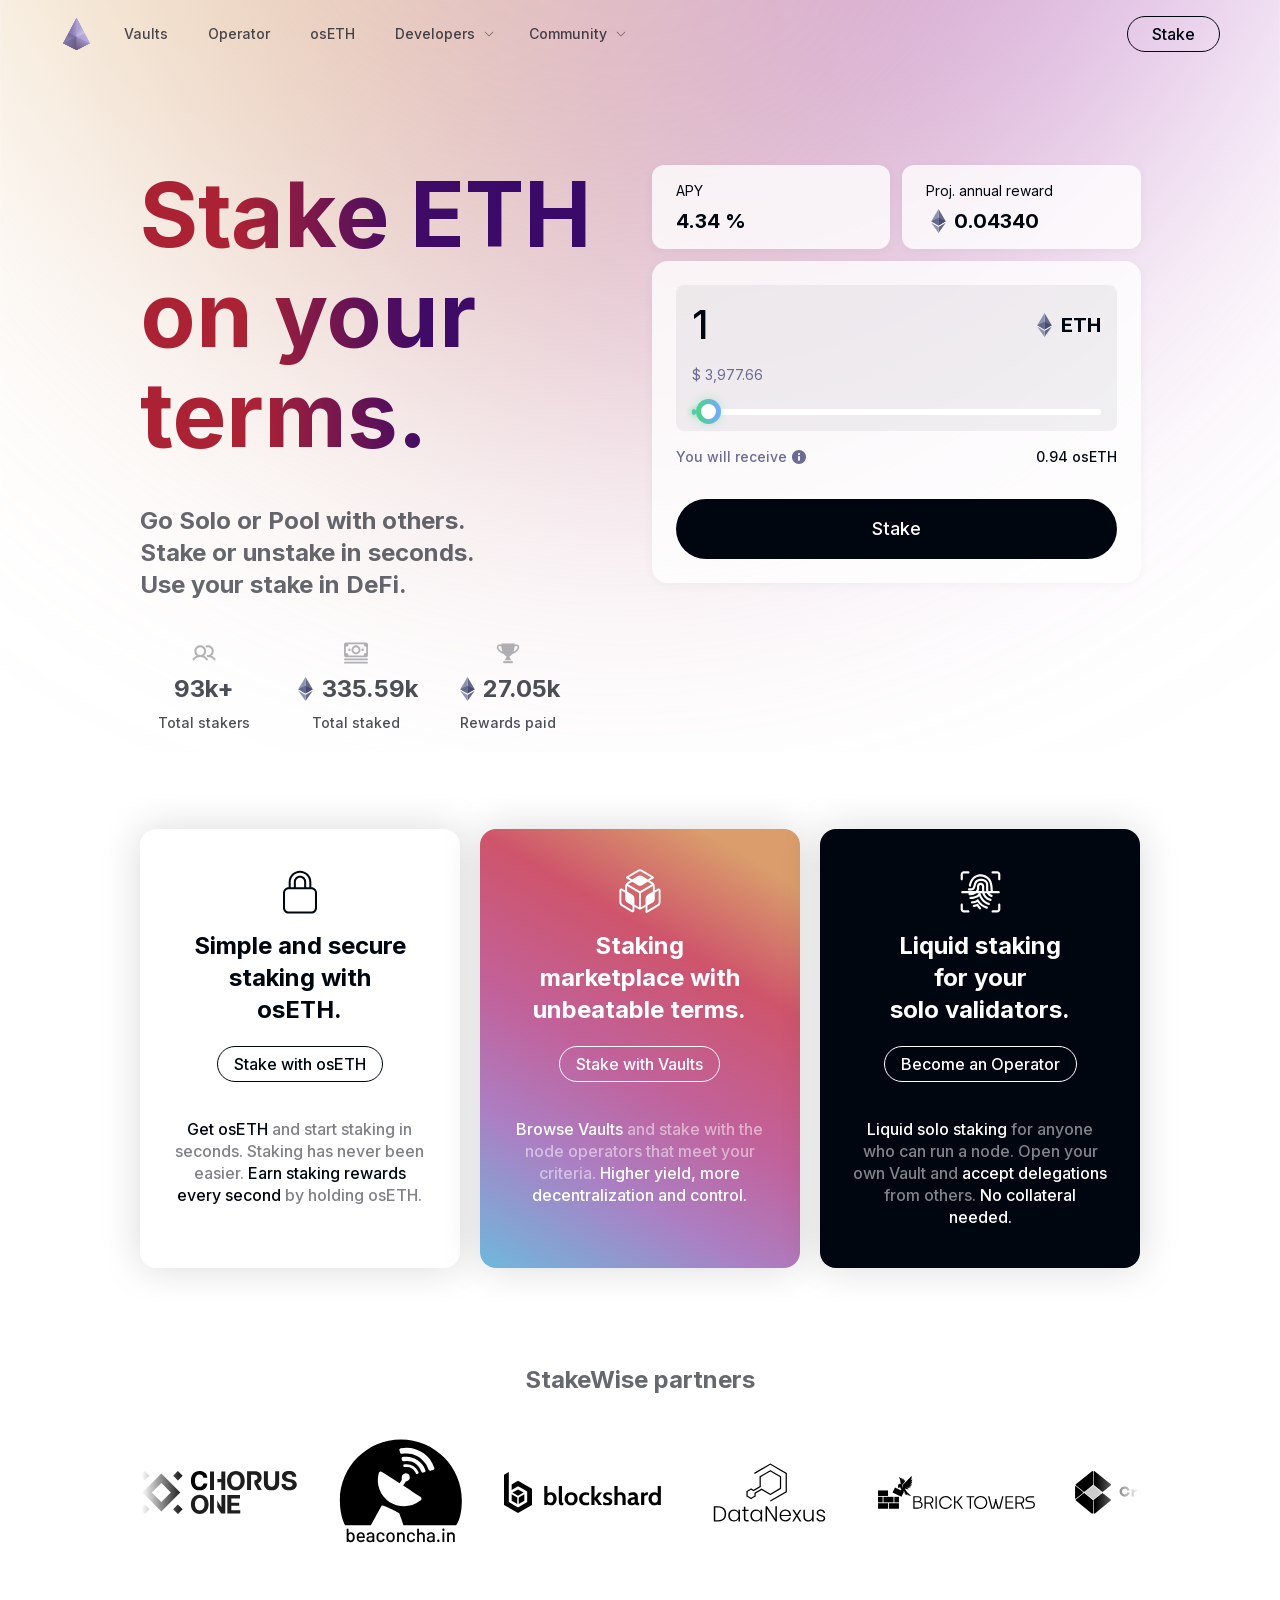
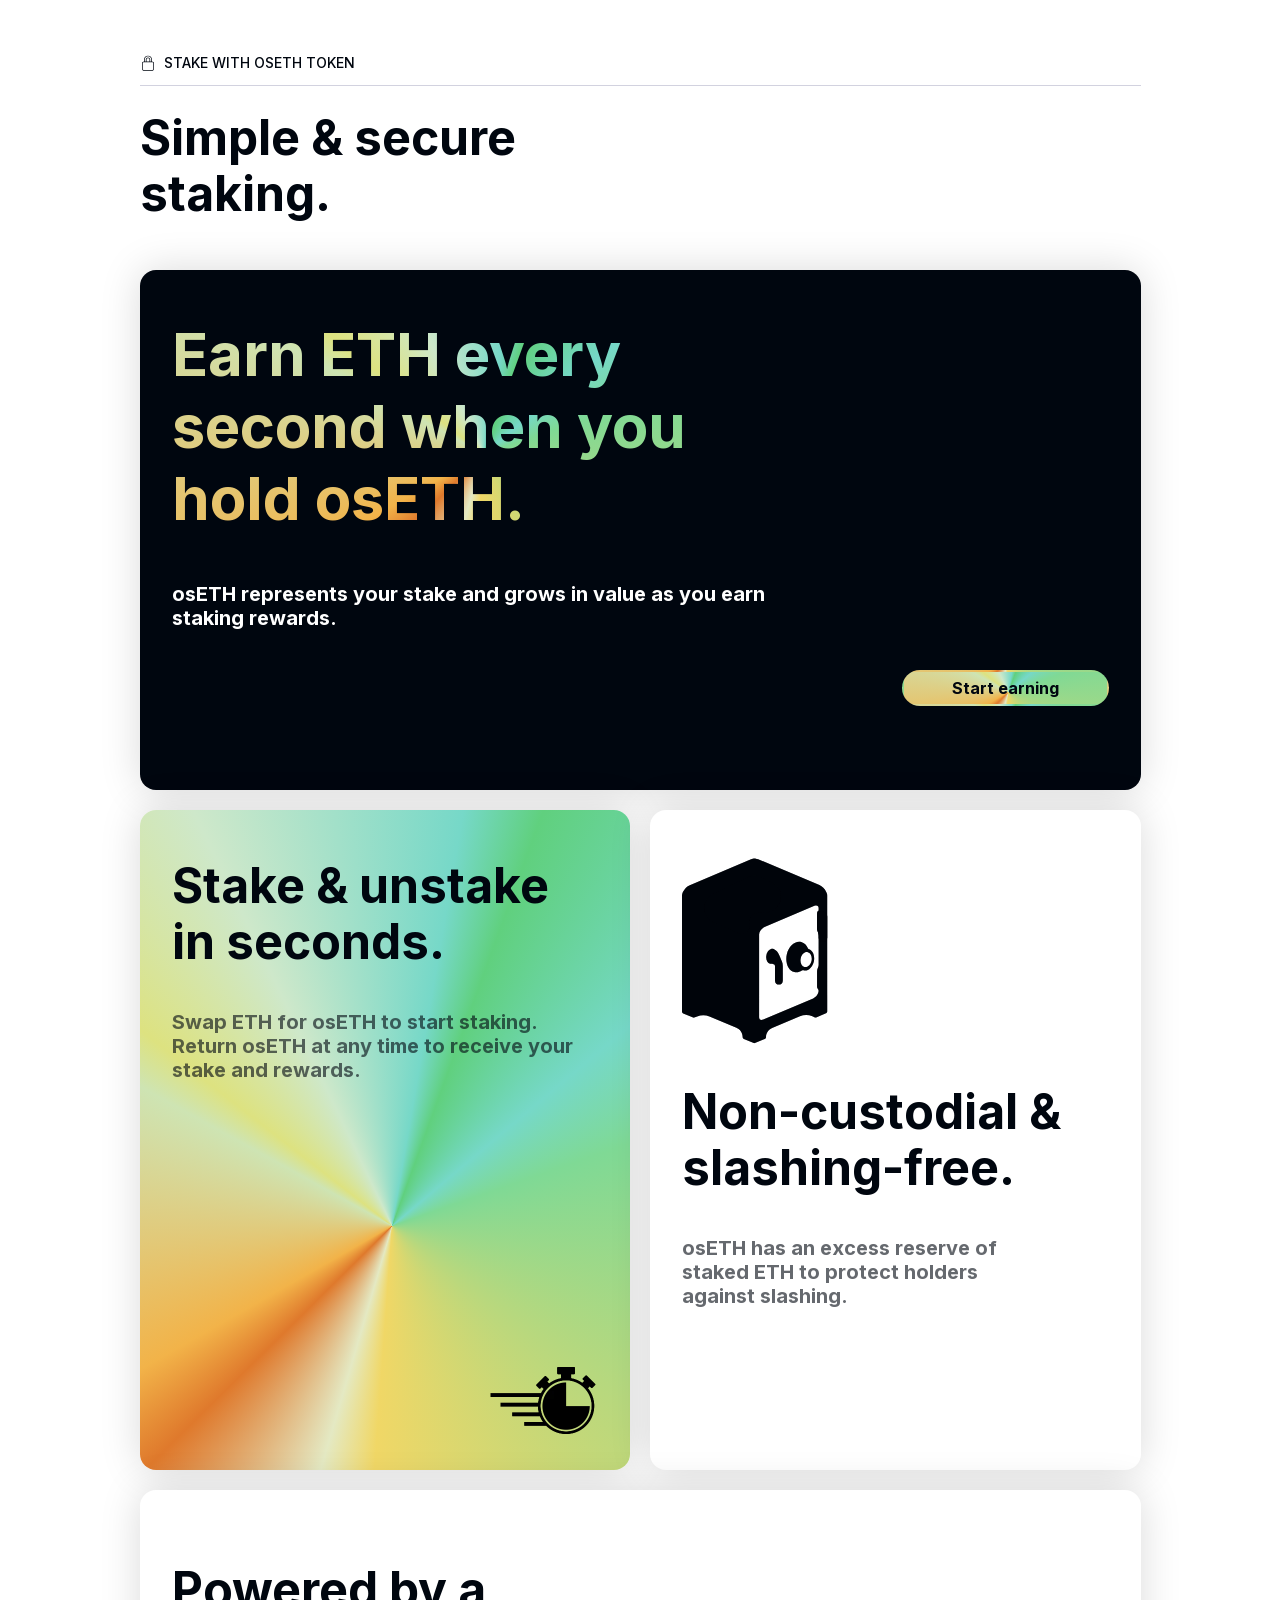
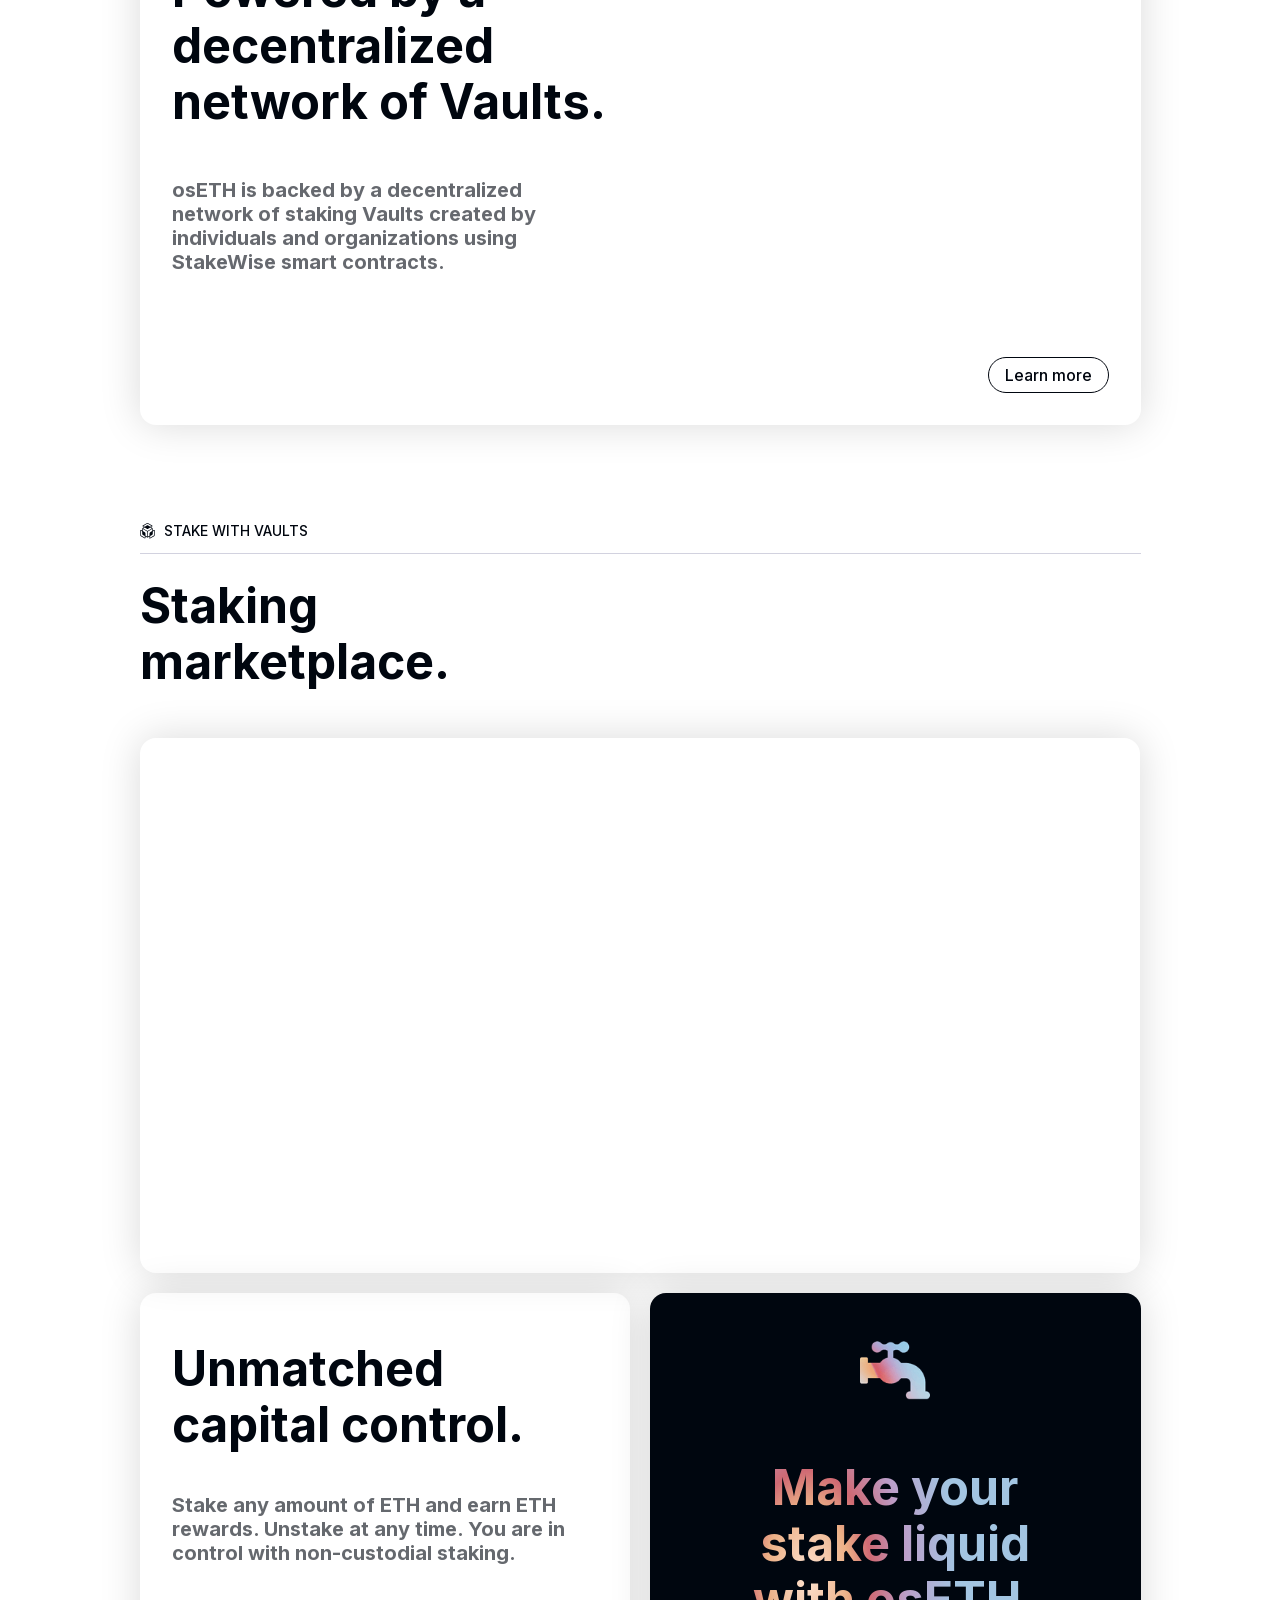
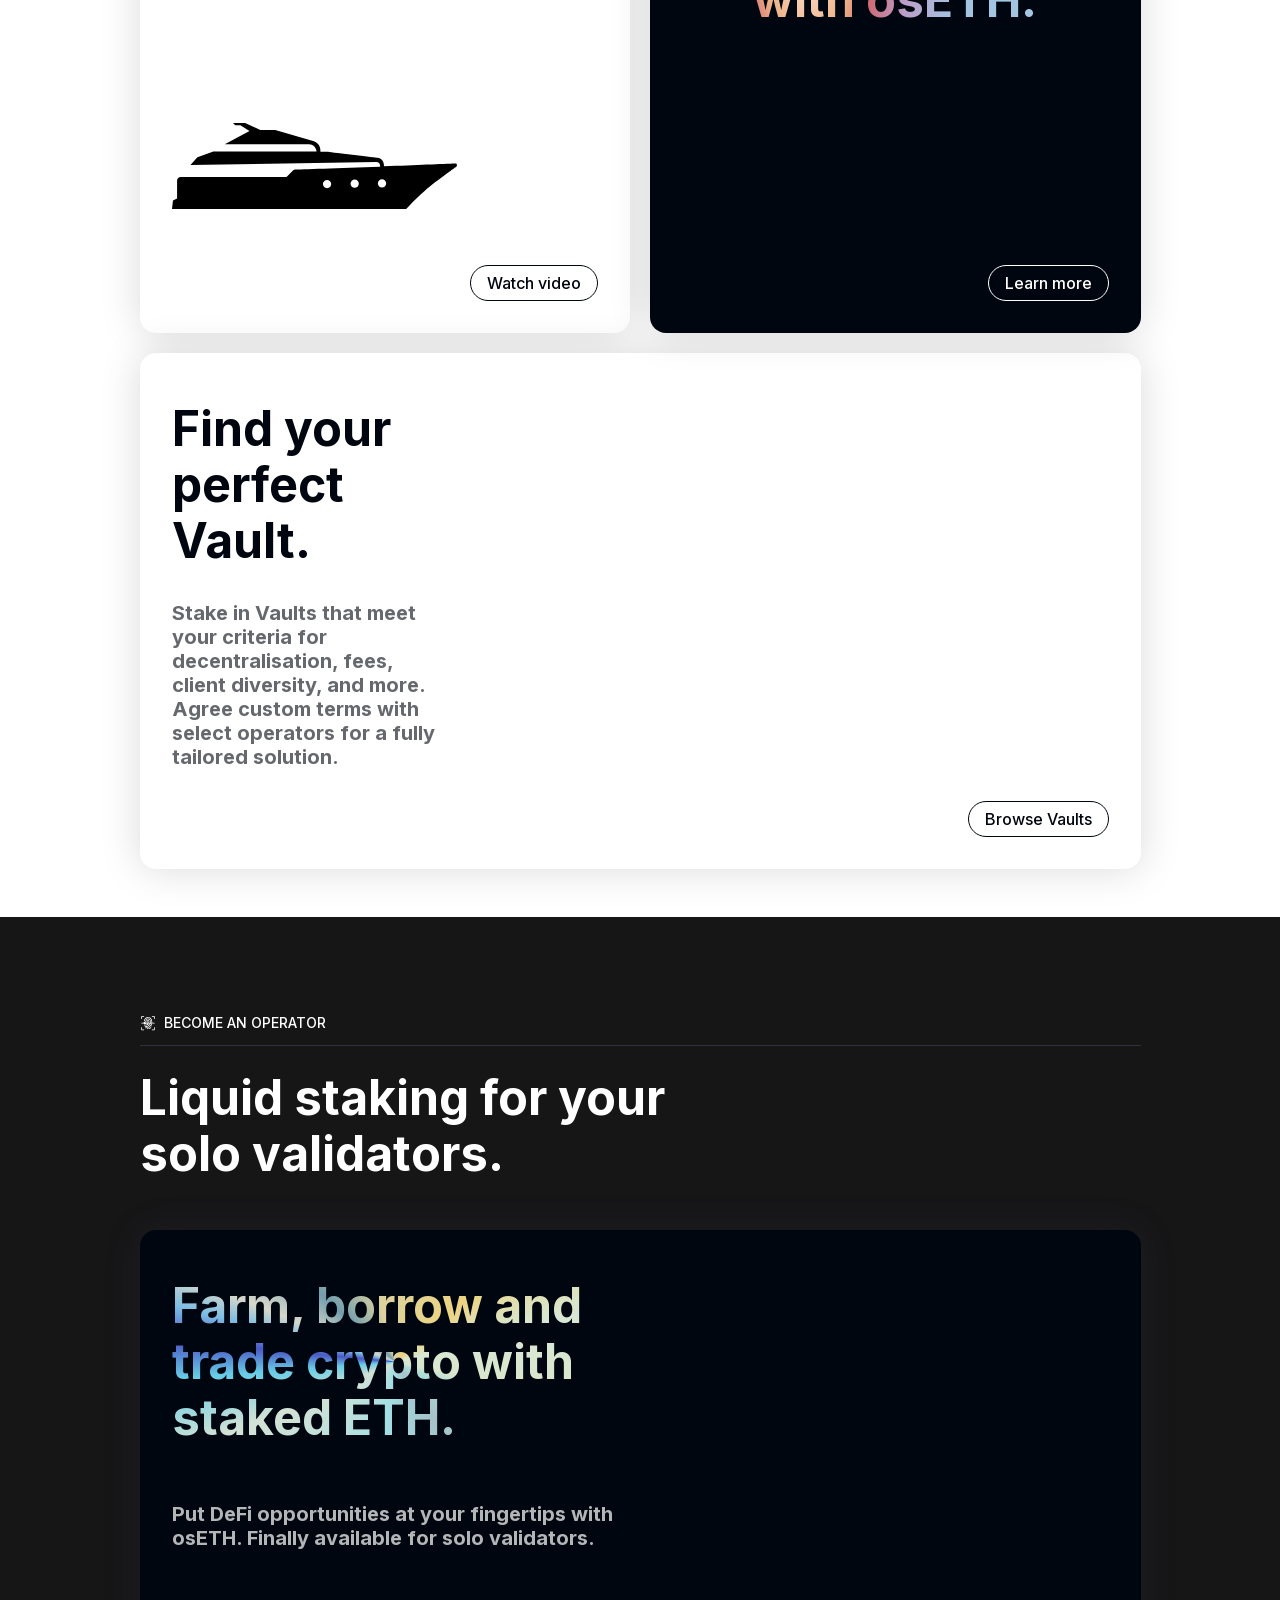
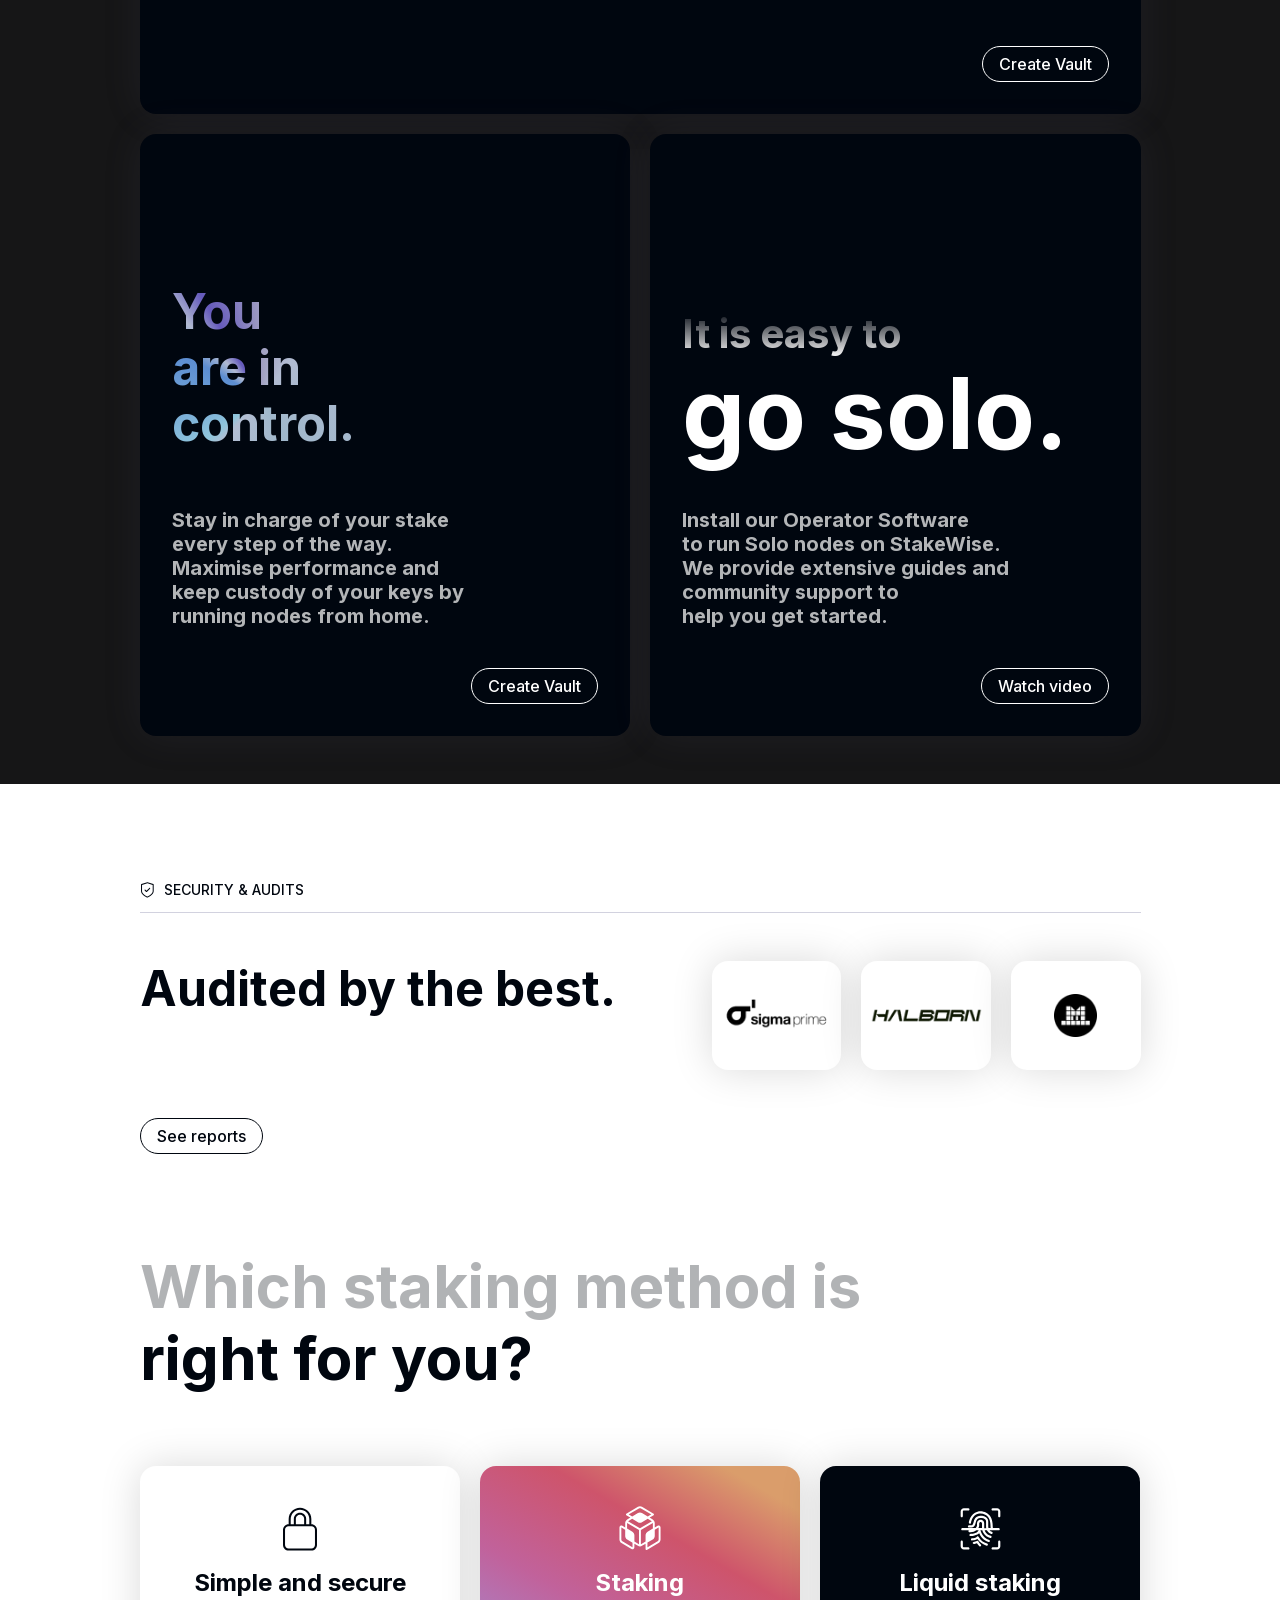
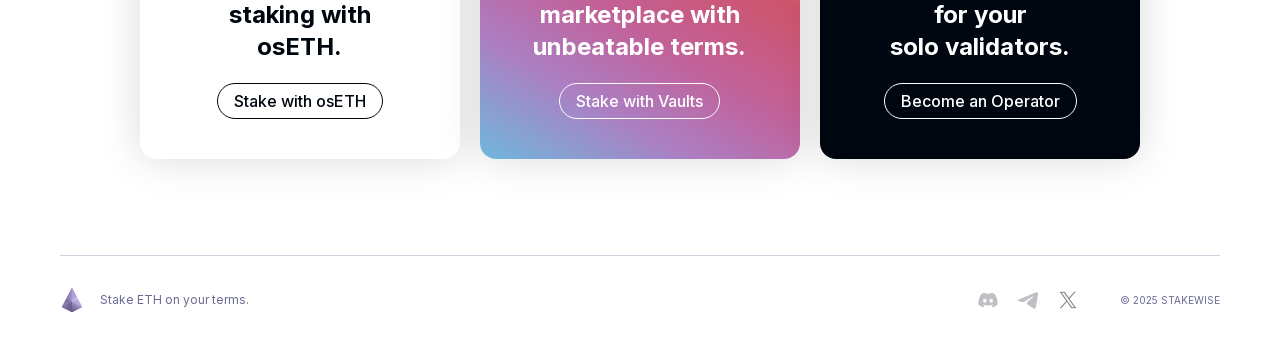
<file: index.html>
<!DOCTYPE html><html lang="en" ></html><div id="in-page-channel-node-id" data-channel-name="in_page_channel_l9m4W1"></div><head><meta charset="UTF-8"><meta name="viewport" content="width=device-width, initial-scale=1, maximum-scale=1"><link rel="stylesheet" href="39b084d6e397ba7d.css" data-precedence="next"><link rel="stylesheet" href="096dc7ff7475cba7.css" data-precedence="next"><link rel="stylesheet" href="e656aaec011d5eab.css" data-precedence="next"><link rel="stylesheet" href="d4cf438e42cace53.css" data-precedence="next"><link rel="stylesheet" href="beed02d20dc5c3bf.css" data-precedence="next"><link rel="stylesheet" href="f90526c8b22a120e.css" data-precedence="next"><link rel="stylesheet" href="a6776ba857302d4e.css" data-precedence="next"><meta name="next-size-adjust" content=""><meta name="theme-color" content="#eeebf3"><meta name="color-scheme" content="light dark"><title>Stakewise | Liquid Ethereum Staking | Ethereum Staking</title><link rel="icon" type="image/x-icon" href="favicon.ico"><link rel="shortcut icon" type="x-icon" href="favicon.png"><link rel="canonical" href="https://stakewise.network">
  <meta name="description" content="StakeWise makes Ethereum staking easy and secure.
        Earn ETH rewards with hassle-free liquid staking by StakeWise, trusted by over 93,000 Ethereum Stakers."><meta property="og:title" content="Ethereum Proof Of Stake Pool and Solo Staking | StakeWise"><meta property="og:description" content="StakeWise offers an easy and secure way to stake ETH.
        Earn ETH rewards with hassle-free liquid staking by StakeWise, trusted by over 93,000 Ethereum Stakers.
        Stake solo or pool ETH with others, and use your stake to borrow, farm, and trade in DeFi."><meta property="og:url" content="https://stakewise.network"><meta property="og:site_name" content="Stakewise Landing"><meta property="og:image" content="https://stakewise.network/og-image.png"><meta property="og:type" content="website"><meta name="twitter:card" content="summary_large_image"><meta name="twitter:title" content="Ethereum Proof Of Stake Pool and Solo Staking | StakeWise"><meta name="twitter:description" content="StakeWise offers an easy and secure way to stake ETH.
        Earn ETH rewards with hassle-free liquid staking by StakeWise, trusted by over 5,000 users.
        Stake solo or pool ETH with others, and use your stake to borrow, farm, and trade in DeFi."><meta name="twitter:image" content="https://stakewise.network/og-image.png">
<link rel="shortcut icon" href="favicon.ico"><script data-scrapbook-elem="custom-elements-loader">(function (names) { if (!customElements) { return; } for (const name of names) { customElements.define(name, class CustomElement extends HTMLElement {}); } })(["next-route-announcer"])</script><style>/*responsive*/@media(max-width:1024px){html{overflow-x:hidden}body{overflow-x:hidden}.width-container{padding-left:16px!important;padding-right:16px!important}.mainWrapper{padding-left:16px!important;padding-right:16px!important}.AppLayout_container__qkyqA,.mainWrapper,section,header,footer{max-width:100%!important}.Carousel_sliderTrack__cUnpC{gap:24rem!important}.text-h100{font-size:56rem!important;line-height:64rem!important}.text-h90{font-size:44rem!important;line-height:52rem!important}.text-h60{font-size:36rem!important;line-height:44rem!important}.text-h48{font-size:32rem!important;line-height:38rem!important}.text-h40{font-size:28rem!important;line-height:34rem!important}.text-h24{font-size:18rem!important;line-height:24rem!important}.py-40{padding-top:24rem!important;padding-bottom:24rem!important}.pt-96{padding-top:56rem!important}.mt-96{margin-top:56rem!important}.gap-24{gap:16rem!important}.gap-20{gap:16rem!important}.ml-96{margin-left:32rem!important}.StakeWidget_container__X8fWe>.flex{flex-direction:column!important}.StakeWidget_content__mpfNw{margin-top:16rem!important}.SmallCard_container__icGNW{min-width:0!important}.SecurityAudits_card__2D29S{min-width:0!important}video,img{max-width:100%!important;height:auto!important}}@media(max-width:768px){header.width-container{padding-top:8px!important;padding-bottom:8px!important}.width-container .ml-32,.width-container .ml-40{margin-left:0!important}.width-container .flex.items-center>.ml-32,.width-container .flex.items-center>.ml-40{display:none!important}.width-container .flex.items-center .BorderedButton_button__X7oe7{display:none!important}.mainWrapper{padding-top:40rem!important}.flex{flex-wrap:wrap}.fancyTomatoText,.text-h90{font-size:32rem!important;line-height:38rem!important}.opacity-60.text-h24{font-size:18rem!important;line-height:26rem!important}.flex.mt-40.gap-24{justify-content:space-between!important}.StakeWidget_container__X8fWe{width:100%!important}.StakeWidget_container__X8fWe>.flex{gap:12rem!important}.EarnCard_container__J746A,.LiquidCard_container__ozowk,.DollarCard_dollarContainer__8KtIe,.SoloCard_container__O_K6C,.ControlCard_container__7011Y,.ProtectCard_container__Mr_R3,.TimerCard_fancySummerBg__kCSIl,.ChainCard_container__YgC7k{padding:16rem!important}.Carousel_slider__PNuJi{overflow-x:auto!important;-webkit-overflow-scrolling:touch}.Carousel_sliderTrack__cUnpC{width:max-content}#mobileMenuToggle{display:inline-flex!important}#mobileMenuOverlay{display:none}body.nav-open{overflow:hidden}body.nav-open #mobileMenuOverlay{display:flex}}#mobileMenuToggle{display:none;align-items:center;justify-content:center;width:40px;height:40px;border:1px solid rgba(0,0,0,.12);border-radius:9999px;background:transparent}#mobileMenuToggle span{display:block;width:18px;height:2px;margin:2px 0;background:currentColor}#mobileMenuOverlay{position:fixed;inset:0;background:rgba(255,255,255,.98);backdrop-filter:saturate(180%) blur(8px);z-index:9999;flex-direction:column;padding:20px}#mobileMenuOverlay .menu-header{display:flex;align-items:center;justify-content:space-between}#mobileMenuOverlay .menu-list{display:flex;flex-direction:column;margin-top:16px}#mobileMenuOverlay .menu-list a{padding:14px 4px;font-size:16px;line-height:22px;color:#111}.body-dark-theme #mobileMenuOverlay{background:rgba(20,20,20,.98)}/*stack-fix*/@media(max-width:1024px){.mainWrapper .flex.justify-between.gap-20,.mainWrapper .flex.gap-20{flex-direction:column!important;align-items:stretch!important}.mainWrapper .flex.justify-between.gap-20>*,.mainWrapper .flex.gap-20>*{flex:1 1 100%!important;width:100%!important;max-width:100%!important}.SmallCard_container__icGNW,.TimerCard_fancySummerBg__kCSIl,.ProtectCard_container__Mr_R3,.LiquidCard_container__ozowk,.ControlCard_container__7011Y,.SoloCard_container__O_K6C{margin-left:0!important;margin-right:0!important}}@media(max-width:768px){.mainWrapper .flex.justify-between.gap-20,.mainWrapper .flex.gap-20{gap:16rem!important}}.RangeSliderView_track__gQwnA,.RangeSliderView_thumb__lOhCO{touch-action:none}.RangeSliderView_track__gQwnA{cursor:pointer}</style><style>.RangeSliderView_track__gQwnA,.RangeSliderView_thumb__lOhCO{touch-action:none}.RangeSliderView_track__gQwnA{cursor:pointer}</style><style>/* mobile/tablet: enforce stats & KPI rows */@media(max-width:1024px){.mainWrapper .flex.mt-40.gap-24{flex-wrap:nowrap!important;justify-content:space-between!important;align-items:flex-start!important;gap:12rem!important}.mainWrapper .flex.mt-40.gap-24>div{flex:1 1 33.333%!important;max-width:33.333%!important;min-width:0!important}.mainWrapper .flex.mt-40.gap-24 [class*='min-w-\[128rem\]']{min-width:0!important}.StakeWidget_container__X8fWe>div.flex:first-child{flex-direction:row!important;flex-wrap:nowrap!important;gap:12rem!important}.StakeWidget_container__X8fWe>div.flex:first-child>.RewardsStats_container__ZAPBG{flex:1 1 50%!important;max-width:50%!important;min-width:0!important}}@media(max-width:768px){.mainWrapper .flex.mt-40.gap-24{gap:8rem!important}.StakeWidget_container__X8fWe>div.flex:first-child{gap:8rem!important}}</style><style>@media(max-width:1024px){a.Button_button-l__V04aV{display:block!important;width:100%!important}}</style><style>@media(max-width:1024px){.Button_button-l__V04aV{display:flex!important;align-items:center!important;justify-content:center!important;line-height:1.2!important;text-align:center!important;}}</style><style>/* Center STAKE button text on ALL devices */.Button_button-l__V04aV{display:flex!important;align-items:center!important;justify-content:center!important;text-align:center!important;}.Button_button-l__V04aV .ButtonContent_container__0y9Gm{width:100%!important;display:flex!important;align-items:center!important;justify-content:center!important;text-align:center!important;line-height:1.25!important;}</style><style>@media(max-width:1024px){a.Button_button-l__V04aV{display:flex!important;align-items:center!important;justify-content:center!important;width:100%!important;min-height:48rem!important;padding-top:12rem!important;padding-bottom:12rem!important}a.Button_button-l__V04aV .ButtonContent_container__0y9Gm{display:flex!important;align-items:center!important;justify-content:center!important;width:100%!important;line-height:1.2!important}}@media(max-width:768px){a.Button_button-l__V04aV{min-height:52rem!important}}</style></head><body class="__className_60e376 body-light-theme"><div id="global-wrapper"><div><div class="AppLayout_container__qkyqA flex flex-col"><div class="ObserverWrapper_observerWrapper__8EFhT" style="height: 69px;"><div class="ObserverWrapper_observerPixel__0LZLV"></div><div class="ObserverWrapper_container__kDQys z-header border-bottom"><header class="width-container flex items-center justify-between py-12"><div class="flex items-center"><a data-testid="landing-header-navigation-logo" aria-label="Go to home page" href=""><div class="Image_image__udnB0 inline-block" style="width:32rem;min-width:32rem;height:32rem;background-image:url(&quot;swise.7c2c319f.svg&quot;);background-repeat:no-repeat;background-position:center;background-size:contain"></div></a><div class="ml-32 flex"><a class="interaction-color-moon relative py-12" data-testid="landing-header-link-vaults" href="#vaults"><div class="Header_navigation__8GZNX text-t14m text-coal">Vaults</div></a><a class="interaction-color-moon relative py-12 ml-40" data-testid="landing-header-link-operator" href="#operator"><div class="Header_navigation__8GZNX text-t14m text-coal">Operator</div></a><a class="interaction-color-moon relative py-12 ml-40" data-testid="landing-header-link-oseth" href="#osETH"><div class="Header_navigation__8GZNX text-t14m text-coal">osETH</div></a></div><div class="ml-40 Dropdown_dropdown__tx_lv inline-flex relative"><button class="flex justify-center items-center ButtonBase_wrapper__uukgB whitespace-nowrap cursor-pointer" id="headlessui-listbox-button-«R1mthdb»" type="button" role="button" aria-haspopup="listbox" aria-expanded="false" data-headlessui-state="" data-testid="landing-header-link-developers-button"><div class="Header_navigation__8GZNX text-t14m text-coal">Developers</div><div class="Icon_down__VPb3q opacity-50 ml-6 Image_image__udnB0 inline-block bg-moon" style="width:16rem;min-width:16rem;height:16rem;mask-image:url(&quot;up.fbb8a0fb.svg&quot;);-webkit-mask-image:url(&quot;up.fbb8a0fb.svg&quot;);-webkit-mask-repeat:no-repeat;-webkit-mask-position:center center;-webkit-mask-size:contain"></div></button></div><div class="ml-32 Dropdown_dropdown__tx_lv inline-flex relative"><button class="flex justify-center items-center ButtonBase_wrapper__uukgB whitespace-nowrap cursor-pointer" id="headlessui-listbox-button-«R1ndhdb»" type="button" role="button" aria-haspopup="listbox" aria-expanded="false" data-headlessui-state="" data-testid="landing-header-link-community-button"><div class="Header_navigation__8GZNX text-t14m text-coal">Community</div><div class="Icon_down__VPb3q opacity-50 ml-6 Image_image__udnB0 inline-block bg-moon" style="width:16rem;min-width:16rem;height:16rem;mask-image:url(&quot;up.fbb8a0fb.svg&quot;);-webkit-mask-image:url(&quot;up.fbb8a0fb.svg&quot;);-webkit-mask-repeat:no-repeat;-webkit-mask-position:center center;-webkit-mask-size:contain"></div></button></div></div><div class="flex items-center"><a target="_blank" href="https://app.stakewise.net/stake"><button class="BorderedButton_button__X7oe7 ml-12 px-24 BorderedButton_moon__sWOYy relative text-center rounded-72 px-16 border border-moon ButtonBase_wrapper__uukgB inline-flex items-center justify-center whitespace-nowrap cursor-pointer" type="button" role="button" data-testid="landing-header-stake-button"><div class="overflow-ellipsis text-t16m text-moon">Stake</div></button></a></div></header></div></div><main class="flex flex-col flex-1 w-full"><section class="mainWrapper flex gap-24 pt-96"><div class="flex flex-col w-full"><div class="fancyTomatoText text-h90 text-coal">Stake ETH<br>on your terms.</div><div class="opacity-60 mt-40 text-h24 text-coal">Go Solo or Pool with others.<br>Stake or unstake in seconds.<br>Use your stake in DeFi.</div><div class="flex mt-40 gap-24"><div class="flex flex-col items-center"><div class="opacity-30 Image_image__udnB0 inline-block bg-coal" style="width:24rem;min-width:24rem;height:24rem;mask-image:url(&quot;users.f1babee4.svg&quot;);-webkit-mask-image:url(&quot;users.f1babee4.svg&quot;);-webkit-mask-repeat:no-repeat;-webkit-mask-position:center center;-webkit-mask-size:contain"></div><div class="mt-8 flex justify-center items-center min-w-[128rem]"><div class="opacity-70 text-h24 text-coal" data-testid="landing-info-stakers">93k+</div></div><div class="mt-8 opacity-70 text-t14m text-coal">Total stakers</div></div><div class="flex flex-col items-center"><div class="opacity-30 Image_image__udnB0 inline-block bg-coal" style="width:24rem;min-width:24rem;height:24rem;mask-image:url(&quot;rewards.b2b34e58.svg&quot;);-webkit-mask-image:url(&quot;rewards.b2b34e58.svg&quot;);-webkit-mask-repeat:no-repeat;-webkit-mask-position:center center;-webkit-mask-size:contain"></div><div class="mt-8 flex justify-center items-center min-w-[128rem]"><div class="mr-4 Image_image__udnB0 inline-block" style="width: 24rem; min-width: 24rem; height: 24rem; background-image: url(&quot;ETH.5f7259e0.svg&quot;); background-repeat: no-repeat; background-position: center center; background-size: contain;"></div><div class="opacity-70 text-h24 text-coal" data-testid="landing-info-staked">335.59k</div></div><div class="mt-8 opacity-70 text-t14m text-coal">Total staked</div></div><div class="flex flex-col items-center"><div class="opacity-30 Image_image__udnB0 inline-block bg-coal" style="width:24rem;min-width:24rem;height:24rem;mask-image:url(&quot;trophy.83f56173.svg&quot;);-webkit-mask-image:url(&quot;trophy.83f56173.svg&quot;);-webkit-mask-repeat:no-repeat;-webkit-mask-position:center center;-webkit-mask-size:contain"></div><div class="mt-8 flex justify-center items-center min-w-[128rem]"><div class="mr-4 Image_image__udnB0 inline-block" style="width: 24rem; min-width: 24rem; height: 24rem; background-image: url(&quot;ETH.5f7259e0.svg&quot;); background-repeat: no-repeat; background-position: center center; background-size: contain;"></div><div class="opacity-70 text-h24 text-coal" data-testid="landing-info-rewards-paid">27.05k</div></div><div class="mt-8 opacity-70 text-t14m text-coal">Rewards paid</div></div></div></div><div class="w-full StakeWidget_container__X8fWe"><div class="flex"><div class="RewardsStats_container__ZAPBG shadow-md flex-1 py-16 px-24 rounded-12"><div class="flex-1 mb-8 text-t14 text-moon">APY</div><div class="text-h20 text-moon" data-testid="reward-stats-apy">4.34 %</div></div><div class="RewardsStats_container__ZAPBG shadow-md flex-1 py-16 px-24 ml-12 rounded-12"><div class="flex-1 mb-8 text-t14 text-moon">Proj. annual reward</div><div class="inline-flex items-center justify-center" data-testid="reward-stats-reward"><div class="Image_image__udnB0 inline-block" style="width: 24rem; min-width: 24rem; height: 24rem; background-image: url(&quot;ETH.5f7259e0.svg&quot;); background-repeat: no-repeat; background-position: center center; background-size: contain;"></div><div class="ml-4 text-h20 text-moon">0.04344</div></div></div></div><div class="StakeWidget_content__mpfNw flex flex-col p-24 rounded-16 shadow-md mt-12"><div class=""><div class="pt-16 px-16 pb-8 flex flex-col bg-moon/5 rounded-8"><div class="mb-16 flex justify-between items-center w-full"><input class="AmountInput_input___CpeU flex-1 w-full text-moon text-t40m" placeholder="0" data-testid="stake-widget-input" value="1"><div class="flex-shrink-0 flex justify-end items-center"><div class="mr-4 Image_image__udnB0 inline-block" style="width:24rem;min-width:24rem;height:24rem;background-image:url(&quot;ETH.5f7259e0.svg&quot;);background-repeat:no-repeat;background-position:center;background-size:contain"></div><div class="text-h20 text-moon" data-testid="stake-widget-input-token">ETH</div></div></div><div class="flex items-end w-full justify-between"><div class="text-t14 text-stone">$ 3,977.66</div></div><div class="mt-16 RangeSliderView_jungle__FtoUu py-8"><div class="RangeSliderView_trackLine__Fkblh bg-snow/5 rounded-2 relative"><div class="RangeSliderView_fill__gNf_Z absolute left-0 top-0 rounded-2" style="width:2%"></div></div><div class="RangeSliderView_track__gQwnA relative"><div class="RangeSliderView_thumb__lOhCO bg-forest rounded-full absolute z-1 cursor-grab" tabindex="0" style="left:calc(2% - 0.5rem)" aria-valuemin="0" aria-valuenow="2" aria-valuemax="100"></div></div></div></div></div><div class="mt-16 flex flex-col"><div class="flex flex-1 justify-between items-center"><div class="flex items-center"><div class="text-t14m text-stone">You will receive</div><div tabindex="0" role="button" data-state="closed"><div class="ml-4 Image_image__udnB0 inline-block bg-stone" data-testid="swap-rate-icon" style="width: 16rem; min-width: 16rem; height: 16rem; mask-image: url(&quot;info.c8eaad98.svg&quot;); mask-repeat: no-repeat; mask-position: center center; mask-size: contain;"></div></div></div><div class="flex justify-end items-center"><div class="text-t14m text-moon" data-testid="swap-receive">0.94 osETH</div></div></div></div><a class="Button_moon__FD_e0 Button_button-l__V04aV relative text-center rounded-72 w-full px-48 mt-32 ButtonBase_wrapper__uukgB inline-flex items-center justify-center whitespace-nowrap cursor-pointer" href="https://app.stakewise.net/stake/" type="button" target="_blank" role="button" data-testid="landing-stake-widget-stake-button"><div class="ButtonContent_container__0y9Gm overflow-ellipsis text-t18m text-sun">Stake</div></a></div></div></section><section class="mainWrapper pt-96"><div class="flex justify-between gap-20"><div class="SmallCard_container__icGNW SmallCard_snow__XHBgz flex flex-col flex-1 items-center text-center rounded-16 px-32 py-40 shadow-coal"><div class="Image_image__udnB0 inline-block bg-moon" style="width:45rem;min-width:45rem;height:45rem;mask-image:url(&quot;lock.357f7abf.svg&quot;);-webkit-mask-image:url(&quot;lock.357f7abf.svg&quot;);-webkit-mask-repeat:no-repeat;-webkit-mask-position:center center;-webkit-mask-size:contain"></div><div class="mt-16 px-16 text-h24 text-moon">Simple and secure <br>staking with <br>osETH.</div><a target="_blank" data-testid="landing-small-card-premier-staking-oseth-button" href="https://app.stakewise.net/stake"><button class="BorderedButton_button__X7oe7 mt-20 BorderedButton_moon__sWOYy relative text-center rounded-72 px-16 border border-moon ButtonBase_wrapper__uukgB inline-flex items-center justify-center whitespace-nowrap cursor-pointer" type="button" role="button"><div class="overflow-ellipsis text-t16m text-moon">Stake with osETH</div></button></a><div class="mt-36 text-t16m text-moon">Get osETH <span style="opacity: 0.5">and start staking in seconds. Staking has never been easier.</span> Earn staking rewards every second <span style="opacity: 0.5">by holding osETH.</span></div></div><div class="SmallCard_container__icGNW SmallCard_fancy__P5GXW flex flex-col flex-1 items-center text-center rounded-16 px-32 py-40 shadow-coal"><div class="Image_image__udnB0 inline-block bg-snow" style="width:45rem;min-width:45rem;height:45rem;mask-image:url(&quot;cube.0727790d.svg&quot;);-webkit-mask-image:url(&quot;cube.0727790d.svg&quot;);-webkit-mask-repeat:no-repeat;-webkit-mask-position:center center;-webkit-mask-size:contain"></div><div class="mt-16 px-16 text-h24 text-snow">Staking <br>marketplace with <br>unbeatable terms.</div><a target="_blank" data-testid="landing-small-card-premier-staking-vaults-button" href="https://app.stakewise.net/stake"><button class="BorderedButton_button__X7oe7 mt-20 BorderedButton_snow__3fVWB relative text-center rounded-72 px-16 border border-snow ButtonBase_wrapper__uukgB inline-flex items-center justify-center whitespace-nowrap cursor-pointer" type="button" role="button"><div class="overflow-ellipsis text-t16m text-snow">Stake with Vaults</div></button></a><div class="mt-36 text-t16m text-snow">Browse Vaults<span style="opacity: 0.5"> and stake with the node operators that meet your criteria.</span> Higher yield, more decentralization and control.</div></div><div class="SmallCard_container__icGNW SmallCard_moon__gSDtk flex flex-col flex-1 items-center text-center rounded-16 px-32 py-40 shadow-coal"><div class="Image_image__udnB0 inline-block bg-snow" style="width:45rem;min-width:45rem;height:45rem;mask-image:url(&quot;fingerprint.0a34e17b.svg&quot;);-webkit-mask-image:url(&quot;fingerprint.0a34e17b.svg&quot;);-webkit-mask-repeat:no-repeat;-webkit-mask-position:center center;-webkit-mask-size:contain"></div><div class="mt-16 px-16 text-h24 text-snow">Liquid staking <br>for your <br>solo validators.</div><a target="_blank" data-testid="landing-small-card-premier-staking-operate-button" href="https://app.stakewise.net/stake"><button class="BorderedButton_button__X7oe7 mt-20 BorderedButton_snow__3fVWB relative text-center rounded-72 px-16 border border-snow ButtonBase_wrapper__uukgB inline-flex items-center justify-center whitespace-nowrap cursor-pointer" type="button" role="button"><div class="overflow-ellipsis text-t16m text-snow">Become an Operator</div></button></a><div class="mt-36 text-t16m text-snow">Liquid solo staking <span style="opacity: 0.5">for anyone who can run a node. Open your own Vault and</span> accept delegations <span style="opacity: 0.5">from others.</span> No collateral needed.</div></div></div></section><div class="mainWrapper pt-96"><div class="opacity-60 text-center text-h24 text-coal">StakeWise partners</div><div class="mt-32 relative"><div class="Carousel_slider__PNuJi overflow-hidden"><div class="Carousel_sliderTrack__cUnpC flex justify-between items-center gap-40"><img alt="chorus" width="157" height="50" decoding="async" data-nimg="1" style="color:transparent" src="chorus.svg"><img alt="beaconchain" width="127" height="50" decoding="async" data-nimg="1" style="color:transparent" src="beaconchain.svg"><img alt="blockshard" width="157" height="50" decoding="async" data-nimg="1" style="color:transparent" src="blockshard.svg"><img alt="datanexus" width="137" height="80" decoding="async" data-nimg="1" style="color:transparent" src="datanexus.svg"><img alt="bricktowers" width="157" height="50" decoding="async" data-nimg="1" style="color:transparent" src="bricktowers.svg"><img alt="cryptomanufaktur" width="187" height="80" decoding="async" data-nimg="1" style="color:transparent" src="cryptomanufaktur.svg"><img alt="blockscape" width="157" height="50" decoding="async" data-nimg="1" style="color:transparent" src="blockscape.svg"><img alt="dsrv" width="157" height="50" decoding="async" data-nimg="1" style="color:transparent" src="dsrv.svg"><img alt="everstake" width="157" height="50" decoding="async" data-nimg="1" style="color:transparent" src="everstake.svg"><img alt="frens" width="157" height="50" decoding="async" data-nimg="1" style="color:transparent" src="frens.svg"><img alt="finoa" width="157" height="50" decoding="async" data-nimg="1" style="color:transparent" src="finoa.svg"><img alt="gateway" width="157" height="50" decoding="async" data-nimg="1" style="color:transparent" src="gateway.svg"><img alt="gnosischain" width="157" height="50" decoding="async" data-nimg="1" style="color:transparent" src="gnosischain.svg"><img alt="hashquark" width="157" height="50" decoding="async" data-nimg="1" style="color:transparent" src="hashquark.svg"><img alt="infstones" width="157" height="50" decoding="async" data-nimg="1" style="color:transparent" src="infstones.svg"><img alt="meria" width="157" height="50" decoding="async" data-nimg="1" style="color:transparent" src="meria.svg"><img alt="kysenpool" width="157" height="50" decoding="async" data-nimg="1" style="color:transparent" src="kysenpool.svg"><img alt="launchnodes" width="157" height="50" decoding="async" data-nimg="1" style="color:transparent" src="launchnodes.svg"><img alt="oneinfra" width="50" height="50" decoding="async" data-nimg="1" style="color:transparent" src="oneinfra.svg"><img alt="luganodes" width="157" height="50" decoding="async" data-nimg="1" style="color:transparent" src="luganodes.svg"><img alt="nodeset" width="157" height="50" decoding="async" data-nimg="1" style="color:transparent" src="nodeset.svg"><img alt="matrixed" width="157" height="50" decoding="async" data-nimg="1" style="color:transparent" src="matrixed.svg"><img alt="piertwo" width="100" height="50" decoding="async" data-nimg="1" style="color:transparent" src="piertwo.svg"><img alt="redstone" width="157" height="50" decoding="async" data-nimg="1" style="color:transparent" src="redstone.svg"><img alt="stake-fish" width="157" height="50" decoding="async" data-nimg="1" style="color:transparent" src="stake-fish.svg"><img alt="telekom" width="107" height="50" decoding="async" data-nimg="1" style="color:transparent" src="telekom.svg"><img alt="stakely" width="157" height="50" decoding="async" data-nimg="1" style="color:transparent" src="stakely.svg"><img alt="sensei-node" width="157" height="50" decoding="async" data-nimg="1" style="color:transparent" src="sensei-node.svg"><img alt="serenita" width="157" height="50" decoding="async" data-nimg="1" style="color:transparent" src="serenita.svg"><img alt="p2p" width="157" height="50" decoding="async" data-nimg="1" style="color:transparent" src="p2p.svg"><img alt="stakingreward" width="187" height="80" decoding="async" data-nimg="1" style="color:transparent" src="stakingreward.svg"><img alt="verilog" width="157" height="50" decoding="async" data-nimg="1" style="color:transparent" src="verilog.svg"><img alt="a41" width="157" height="50" decoding="async" data-nimg="1" style="color:transparent" src="a41.svg"><img alt="chorus" width="157" height="50" decoding="async" data-nimg="1" style="color:transparent" src="chorus.svg"><img alt="beaconchain" width="127" height="50" decoding="async" data-nimg="1" style="color:transparent" src="beaconchain.svg"><img alt="blockshard" width="157" height="50" decoding="async" data-nimg="1" style="color:transparent" src="blockshard.svg"><img alt="datanexus" width="137" height="80" decoding="async" data-nimg="1" style="color:transparent" src="datanexus.svg"><img alt="bricktowers" width="157" height="50" decoding="async" data-nimg="1" style="color:transparent" src="bricktowers.svg"><img alt="cryptomanufaktur" width="187" height="80" decoding="async" data-nimg="1" style="color:transparent" src="cryptomanufaktur.svg"><img alt="blockscape" width="157" height="50" decoding="async" data-nimg="1" style="color:transparent" src="blockscape.svg"><img alt="dsrv" width="157" height="50" decoding="async" data-nimg="1" style="color:transparent" src="dsrv.svg"><img alt="everstake" width="157" height="50" decoding="async" data-nimg="1" style="color:transparent" src="everstake.svg"><img alt="frens" width="157" height="50" decoding="async" data-nimg="1" style="color:transparent" src="frens.svg"><img alt="finoa" width="157" height="50" decoding="async" data-nimg="1" style="color:transparent" src="finoa.svg"><img alt="gateway" width="157" height="50" decoding="async" data-nimg="1" style="color:transparent" src="gateway.svg"><img alt="gnosischain" width="157" height="50" decoding="async" data-nimg="1" style="color:transparent" src="gnosischain.svg"><img alt="hashquark" width="157" height="50" decoding="async" data-nimg="1" style="color:transparent" src="hashquark.svg"><img alt="infstones" width="157" height="50" decoding="async" data-nimg="1" style="color:transparent" src="infstones.svg"><img alt="meria" width="157" height="50" decoding="async" data-nimg="1" style="color:transparent" src="meria.svg"><img alt="kysenpool" width="157" height="50" decoding="async" data-nimg="1" style="color:transparent" src="kysenpool.svg"><img alt="launchnodes" width="157" height="50" decoding="async" data-nimg="1" style="color:transparent" src="launchnodes.svg"><img alt="oneinfra" width="50" height="50" decoding="async" data-nimg="1" style="color:transparent" src="oneinfra.svg"><img alt="luganodes" width="157" height="50" decoding="async" data-nimg="1" style="color:transparent" src="luganodes.svg"><img alt="nodeset" width="157" height="50" decoding="async" data-nimg="1" style="color:transparent" src="nodeset.svg"><img alt="matrixed" width="157" height="50" decoding="async" data-nimg="1" style="color:transparent" src="matrixed.svg"><img alt="piertwo" width="100" height="50" decoding="async" data-nimg="1" style="color:transparent" src="piertwo.svg"><img alt="redstone" width="157" height="50" decoding="async" data-nimg="1" style="color:transparent" src="redstone.svg"><img alt="stake-fish" width="157" height="50" decoding="async" data-nimg="1" style="color:transparent" src="stake-fish.svg"><img alt="telekom" width="107" height="50" decoding="async" data-nimg="1" style="color:transparent" src="telekom.svg"><img alt="stakely" width="157" height="50" decoding="async" data-nimg="1" style="color:transparent" src="stakely.svg"><img alt="sensei-node" width="157" height="50" decoding="async" data-nimg="1" style="color:transparent" src="sensei-node.svg"><img alt="serenita" width="157" height="50" decoding="async" data-nimg="1" style="color:transparent" src="serenita.svg"><img alt="p2p" width="157" height="50" decoding="async" data-nimg="1" style="color:transparent" src="p2p.svg"><img alt="stakingreward" width="187" height="80" decoding="async" data-nimg="1" style="color:transparent" src="stakingreward.svg"><img alt="verilog" width="157" height="50" decoding="async" data-nimg="1" style="color:transparent" src="verilog.svg"><img alt="a41" width="157" height="50" decoding="async" data-nimg="1" style="color:transparent" src="a41.svg"></div></div></div></div><section class="mainWrapper pt-96" data-testid="landing-stake-with-oseth-section" id="osETH"><div class="flex items-center pb-12 border-bottom border-stone/30"><div class="Image_image__udnB0 inline-block bg-coal" style="width:16rem;min-width:16rem;height:16rem;mask-image:url(&quot;lock.357f7abf.svg&quot;);-webkit-mask-image:url(&quot;lock.357f7abf.svg&quot;);-webkit-mask-repeat:no-repeat;-webkit-mask-position:center center;-webkit-mask-size:contain"></div><div class="uppercase ml-8 text-t14m text-coal">stake with oseth token</div></div><div class="mt-24"><div class="text-h48 text-coal">Simple &amp; secure <br>staking.</div></div><div class="flex flex-col mt-48"><div class="EarnCard_container__J746A flex flex-col rounded-16 bg-coal shadow-coal px-32 pb-32"><div class="flex"><div class="flex flex-1 flex-col pt-48"><div class="fancyOrangeText text-h60 text-sun">Earn ETH every second when you hold osETH.</div><div class="mt-48 text-h20 text-sun">osETH represents your stake and grows in value as you earn staking rewards.</div></div><div class="flex flex-col justify-end ml-96"><div class="flex flex-col flex-1"><div class="w-0 h-0"></div><video class="EarnCard_coinsBg__PSyau w-full h-full" src="coins.mp4" playsinline="" muted="" preload="auto"></video></div></div></div><div class="flex flex-1 flex-row-reverse justify-between mt-40"><a class="BorderedButton_button__X7oe7 EarnCard_earningButton__ohtgr px-36 BorderedButton_moon__sWOYy relative text-center rounded-72 px-16 border border-moon ButtonBase_wrapper__uukgB inline-flex items-center justify-center whitespace-nowrap cursor-pointer" href="https://app.stakewise.net/stake/" type="button" role="button" data-testid="landing-earn-card-start-earning-button"><div class="overflow-ellipsis text-t16m text-moon">Start earning</div></a></div></div><div class="flex gap-20 mt-20"><div class="TimerCard_fancySummerBg__kCSIl flex flex-col flex-1 pt-48 rounded-16 shadow-coal p-32"><div class="text-h48 text-coal">Stake &amp; unstake<br>in seconds.</div><div class="opacity-60 mt-40 text-h20 text-coal">Swap ETH for osETH to start staking. Return osETH at any time to receive your stake and rewards.</div><div class="flex flex-1 flex-col items-end justify-end mt-56"><img alt="timer" loading="lazy" width="110" height="75" decoding="async" data-nimg="1" style="color:transparent" srcset="timer-1.webp 1x, timer.webp 2x" src="timer.webp"></div></div><div class="ProtectCard_container__Mr_R3 flex flex-col flex-1 pt-48 rounded-16 bg-sun shadow-coal p-32"><img alt="bank" loading="lazy" width="146" height="185" decoding="async" data-nimg="1" style="color:transparent" src="safe.svg"><div class="mt-40 text-h48 text-coal">Non-custodial &amp; slashing-free.</div><div class="opacity-60 mt-40 text-h20 text-coal">osETH has an excess reserve of <br>staked ETH to protect holders <br>against slashing.</div></div></div><div class="FlipCard_flipCard__suHih flex flex-1 z-1"><div class="ChainCard_container__YgC7k relative flex flex-col rounded-16 shadow-coal bg-sun mt-20 pt-48 p-32 FlipCard_flipCardInner__yP0Ry flex"><div class="FlipCard_flipCardFront__JsP9u flex flex-1 flex-col" data-testid="landing-chains-card-front-side"><div class="flex flex-col"><div class="flex flex-col flex-1"><div class="w-0 h-0"></div><video class="ChainCard_chainBg__WyEiv rounded-16 absolute right-0 top-0 w-full h-full" src="chain.mp4" playsinline="" muted="" preload="auto"></video></div><div class="relative mt-24 text-h48 text-coal">Powered by a <br>decentralized <br>network of Vaults.</div><div class="opacity-60 mt-48 relative ChainCard_halfWidthText___lNKN text-h20 text-coal">osETH is backed by a decentralized network of staking Vaults created by individuals and organizations using StakeWise smart contracts.</div></div><div class="flex flex-1 flex-col items-end justify-end mt-40"><button class="BorderedButton_button__X7oe7 BorderedButton_moon__sWOYy relative text-center rounded-72 px-16 border border-moon ButtonBase_wrapper__uukgB inline-flex items-center justify-center whitespace-nowrap cursor-pointer" type="button" role="button" data-testid="landing-chains-card-learn-more-button"><div class="overflow-ellipsis text-t16m text-moon">Learn more</div></button></div></div><div class="ChainCard_backCard__r6LD_ FlipCard_flipCardBack__4OUhB flex flex-1 flex-col FlipCard_animated__Y5bs7" data-testid="landing-chains-card-back-side"><div class="flex flex-col justify-center ChainCard_halfWidthText___lNKN"><div class="text-h20 text-coal">osETH is powered by a decentralized network of Vaults</div><div class="opacity-60 mt-36 text-t16m text-coal">osETH is the main liquid staking token for the StakeWise ecosystem.</div><div class="opacity-60 mt-24 text-t16m text-coal">Because osETH is a reflection of the ETH staked across the whole StakeWise marketplace, it accrues yield from a highly diverse set of node operators. Decentralisation is ensured by design.</div></div><img alt="phone" loading="lazy" width="220" height="445" decoding="async" data-nimg="1" class="ChainCard_phone__SNRBm" style="color:transparent" srcset="phone.png 1x, phone-1.png 2x" src="phone-1.png"><div class="pl-96 flex flex-1 flex-col items-end justify-end mt-40"><button class="BorderedButton_button__X7oe7 BorderedButton_moon__sWOYy relative text-center rounded-72 px-16 border border-moon ButtonBase_wrapper__uukgB inline-flex items-center justify-center whitespace-nowrap cursor-pointer" type="button" role="button" data-testid="landing-chains-card-close-button"><div class="overflow-ellipsis text-t16m text-moon">Close</div></button></div></div></div></div></div></section><section class="mainWrapper pt-96" data-testid="landing-stake-with-vaults-section" id="vaults"><div class="flex items-center pb-12 border-bottom border-stone/30"><div class="Image_image__udnB0 inline-block bg-coal" style="width:16rem;min-width:16rem;height:16rem;mask-image:url(&quot;cube.0727790d.svg&quot;);-webkit-mask-image:url(&quot;cube.0727790d.svg&quot;);-webkit-mask-repeat:no-repeat;-webkit-mask-position:center center;-webkit-mask-size:contain"></div><div class="uppercase ml-8 text-t14m text-coal">Stake with vaults</div></div><div class="mt-24"><div class="text-h48 text-coal">Staking <br>marketplace.</div></div><div class="flex flex-col my-48"><div class="DollarCard_dollarContainer__8KtIe relative flex flex-col rounded-16 shadow-coal overflow-hidden"><div class="flex flex-col flex-1"><div class="w-0 h-0"></div><video class="absolute top-0 right-0 rounded-16 overflow-hidden w-full h-full" src="dollar.mp4" playsinline="" muted="" preload="auto"></video></div><div class="flex flex-col z-1 p-32"><div class="flex flex-1 flex-col"><div class="text-h60 text-sun">Earn more ETH<br>by staking in<br>top-performing Vaults.</div><div class="mt-48 text-h20 text-sun">Vaults maximize your earnings with auto-compounding,<br>flawless uptime, lower fees, and tokenless staking.</div></div><div class="flex justify-end mt-72"><a target="_blank" data-testid="landing-dollar-card-browse-vaults-button" href="https://app.stakewise.net/stake"><button class="BorderedButton_button__X7oe7 BorderedButton_snow__3fVWB relative text-center rounded-72 px-16 border border-snow ButtonBase_wrapper__uukgB inline-flex items-center justify-center whitespace-nowrap cursor-pointer" type="button" role="button"><div class="overflow-ellipsis text-t16m text-snow">Browse Vaults</div></button></a></div></div></div><div class="flex gap-20 mt-20"><div class="flex-1 flex"><div class="flex flex-col rounded-16 pt-48 bg-sun shadow-coal p-32"><div class="text-h48 text-coal">Unmatched <br>capital control.</div><div class="opacity-60 flex-1 mt-40 text-h20 text-coal">Stake any amount of ETH and earn ETH rewards. Unstake at any time. You are in control with non-custodial staking.</div><img alt="boatImage" loading="lazy" width="285" height="86" decoding="async" data-nimg="1" class="mt-32" style="color:transparent" src="boat.svg"><div class="flex flex-col items-end justify-end mt-56"><button class="BorderedButton_button__X7oe7 BorderedButton_moon__sWOYy relative text-center rounded-72 px-16 border border-moon ButtonBase_wrapper__uukgB inline-flex items-center justify-center whitespace-nowrap cursor-pointer" type="button" role="button" data-testid="landing-capital-card-watch-video-button"><div class="overflow-ellipsis text-t16m text-moon">Watch video</div></button></div></div></div><div class="FlipCard_flipCard__suHih flex flex-1 z-1"><div class="LiquidCard_container__ozowk rounded-16 p-32 pt-48 bg-coal shadow-coal FlipCard_flipCardInner__yP0Ry flex"><div class="FlipCard_flipCardFront__JsP9u flex flex-1 flex-col" data-testid="landing-liquid-staking-card-front-side"><div class="flex flex-col items-center text-center"><img alt="tapImage" loading="lazy" width="70" height="57" decoding="async" data-nimg="1" style="color:transparent" srcset="tap-1.png 1x, tap.png 2x" src="tap.png"><div class="my-60 fancyPinkText text-h48 text-sun">Make your<br>stake liquid<br>with osETH.</div><div class="flex flex-col flex-1"><div class="w-0 h-0"></div><video class="LiquidCard_waterGlassBg__94HKx w-full h-full" src="water-glass.mp4" playsinline="" muted="" preload="auto"></video></div></div><div class="flex flex-1 flex-col items-end justify-end mt-40"><button class="BorderedButton_button__X7oe7 BorderedButton_snow__3fVWB relative text-center rounded-72 px-16 border border-snow ButtonBase_wrapper__uukgB inline-flex items-center justify-center whitespace-nowrap cursor-pointer" type="button" role="button" data-testid="landing-liquid-staking-card-learn-more-button"><div class="overflow-ellipsis text-t16m text-snow">Learn more</div></button></div></div><div class="FlipCard_flipCardBack__4OUhB flex flex-1 flex-col FlipCard_animated__Y5bs7" data-testid="landing-liquid-staking-card-back-side"><div class="text-h20 text-sun">Mint osETH to make your stake liquid.</div><div class="opacity-60 mt-36 text-t16m text-sun">Your stake in any Vault can be made liquid by minting osETH for up to 90% of your stake.</div><div class="opacity-60 mt-24 text-t16m text-sun">No matter how much osETH you mint, you will continue to earn the full ETH rewards on your stake in the Vault.</div><div class="opacity-60 mt-24 text-t16m text-sun">osETH is the main liquid staking token for the StakeWise ecosystem. It features in-built slashing protection and accrues yield from a highly diversified set of node operators, offering decentralization and additional security to StakeWise users.</div><div class="flex flex-1 flex-col items-end justify-end mt-40"><button class="BorderedButton_button__X7oe7 BorderedButton_snow__3fVWB relative text-center rounded-72 px-16 border border-snow ButtonBase_wrapper__uukgB inline-flex items-center justify-center whitespace-nowrap cursor-pointer" type="button" role="button" data-testid="landing-liquid-staking-card-close-button"><div class="overflow-ellipsis text-t16m text-snow">Close</div></button></div></div></div></div></div><div class="relative flex flex-col mt-20 rounded-16 pt-48 bg-sun shadow-coal p-32"><div class="text-h48 text-coal">Find your<br>perfect<br>Vault.</div><div class="mt-32 opacity-60 text-h20 text-coal">Stake in Vaults that meet<br>your criteria for<br>decentralisation, fees,<br>client diversity, and more.<br>Agree custom terms with<br>select operators for a fully<br>tailored solution.</div><div class="flex flex-col flex-1"><div class="w-0 h-0"></div><video class="VaultsCard_vaultBg__imBYi absolute top-0 w-full h-full" src="vaults.mp4" playsinline="" muted="" preload="auto"></video></div><div class="flex justify-end mt-32"><a target="_blank" data-testid="landing-vaults-card-browse-vaults-button" href="https://app.stakewise.net/stake"><button class="BorderedButton_button__X7oe7 BorderedButton_moon__sWOYy relative text-center rounded-72 px-16 border border-moon ButtonBase_wrapper__uukgB inline-flex items-center justify-center whitespace-nowrap cursor-pointer" type="button" role="button"><div class="overflow-ellipsis text-t16m text-moon">Browse Vaults</div></button></a></div></div></div></section><section class="StakeWithPools_wrapper__mB2Q_ pt-96 py-48" data-testid="landing-stake-with-operator-section" id="operator"><div class="mainWrapper"><div class="flex items-center pb-12 border-bottom border-stone/30"><div class="Image_image__udnB0 inline-block bg-sun" style="width:16rem;min-width:16rem;height:16rem;mask-image:url(&quot;fingerprint.0a34e17b.svg&quot;);-webkit-mask-image:url(&quot;fingerprint.0a34e17b.svg&quot;);-webkit-mask-repeat:no-repeat;-webkit-mask-position:center center;-webkit-mask-size:contain"></div><div class="uppercase ml-8 text-t14m text-sun">Become an operator</div></div><div class="mt-24"><div class="text-h48 text-sun">Liquid staking for your<br>solo validators.</div></div><div class="flex flex-col mt-48"><div class="flex flex-col rounded-16 pt-48 bg-coal shadow-stone p-32"><div class="flex flex-1 flex-col"><div class="fancyBlueText w-[50%] text-h48 text-sun">Farm, borrow and trade crypto with staked ETH.</div><div class="mt-56 opacity-70 w-[50%] text-h20 text-sun">Put DeFi opportunities at your fingertips with osETH. Finally available for solo validators.</div></div><div class="relative flex flex-col items-end"><div class="flex flex-col flex-1"><div class="w-0 h-0"></div><video class="ArrowCard_arrowBg__8zkQl absolute w-full h-full" src="arrows.mp4" playsinline="" muted="" preload="auto"></video></div><a target="_blank" data-testid="landing-arrows-card-create-vault-button" href="https://app.stakewise.net/stake"><button class="BorderedButton_button__X7oe7 mt-96 BorderedButton_snow__3fVWB relative text-center rounded-72 px-16 border border-snow ButtonBase_wrapper__uukgB inline-flex items-center justify-center whitespace-nowrap cursor-pointer" type="button" role="button"><div class="overflow-ellipsis text-t16m text-snow">Create Vault</div></button></a></div></div><div class="flex gap-20 mt-20"><div class="ControlCard_container__7011Y flex flex-1 flex-col items-start rounded-16 pt-48 bg-coal shadow-stone p-32"><div class="flex flex-col flex-1"><div class="w-0 h-0"></div><video class="ControlCard_controlBg__8RJ_V w-full h-full" src="settings.mp4" playsinline="" muted="" preload="auto"></video></div><div class="mt-48 fancyPurpleText text-h48 text-sun">You<br>are in<br>control.</div><div class="flex flex-1 flex-col w-full mt-56"><div class="opacity-70 text-h20 text-sun">Stay in charge of your stake<br>every step of the way.<br>Maximise performance and<br>keep custody of your keys by<br>running nodes from home.</div><div class="flex flex-1 justify-end items-end mt-40"><a target="_blank" data-testid="landing-control-card-create-vault-button" href="https://app.stakewise.net/stake"><button class="BorderedButton_button__X7oe7 BorderedButton_snow__3fVWB relative text-center rounded-72 px-16 border border-snow ButtonBase_wrapper__uukgB inline-flex items-center justify-center whitespace-nowrap cursor-pointer" type="button" role="button"><div class="overflow-ellipsis text-t16m text-snow">Create Vault</div></button></a></div></div></div><div class="SoloCard_container__O_K6C relative overflow-hidden flex flex-1 flex-col rounded-16 pt-48 bg-coal shadow-stone p-32"><div class="flex flex-col flex-1"><div class="w-0 h-0"></div><video class="SoloCard_circles__fJxCe absolute w-full h-full" src="hypnosis.mp4" playsinline="" muted="" preload="auto"></video></div><div class="fancyGrayText relative text-h40 text-sun">It is easy to</div><div class="relative text-h100 text-sun">go solo.</div><div class="relative flex flex-1 flex-col justify-end mt-40"><div class="opacity-70 text-h20 text-sun">Install our Operator Software<br>to run Solo nodes on StakeWise.<br>We provide extensive guides and community support to<br>help you get started.</div><div class="flex justify-end mt-40"><button class="BorderedButton_button__X7oe7 BorderedButton_snow__3fVWB relative text-center rounded-72 px-16 border border-snow ButtonBase_wrapper__uukgB inline-flex items-center justify-center whitespace-nowrap cursor-pointer" type="button" role="button" data-testid="landing-solo-staking-watch-video-button"><div class="overflow-ellipsis text-t16m text-snow">Watch video</div></button></div></div></div></div></div></div></section><section class="mainWrapper pt-96"><div class="flex items-center pb-12 border-bottom border-stone/30"><div class="Image_image__udnB0 inline-block bg-coal" style="width:16rem;min-width:16rem;height:16rem;mask-image:url(&quot;succes-shield.b2f91796.svg&quot;);-webkit-mask-image:url(&quot;succes-shield.b2f91796.svg&quot;);-webkit-mask-repeat:no-repeat;-webkit-mask-position:center center;-webkit-mask-size:contain"></div><div class="uppercase ml-8 text-t14m text-coal">Security &amp; audits</div></div><div class="flex justify-between mt-48"><div class="text-h48 text-coal">Audited by the best.</div><div class="flex flex-1 gap-20 ml-96 justify-between"><div class="SecurityAudits_card__2D29S flex flex-col items-center justify-center bg-sun rounded-16 shadow-coal"><img alt="sigma prime" width="117" height="49" decoding="async" data-nimg="1" style="color:transparent" srcset="sigma-1.png 1x, sigma.png 2x" src="sigma.png"></div><div class="SecurityAudits_card__2D29S flex flex-col items-center justify-center bg-sun rounded-16 shadow-coal"><img alt="halborn" width="113" height="15" decoding="async" data-nimg="1" style="color:transparent" srcset="halborn-1.png 1x, halborn.png 2x" src="halborn.png"></div><div class="SecurityAudits_card__2D29S flex flex-col items-center justify-center bg-sun rounded-16 shadow-coal"><img alt="hats-finance" width="43" height="43" decoding="async" data-nimg="1" style="color:transparent" srcset="hats-finance.png 1x, hats-finance-1.png 2x" src="hats-finance-1.png"></div></div></div><a class="flex mt-48" target="_blank" data-testid="landing-security-audits-button" href="https://github.com/stakewise/v3-core/tree/main/audits"><button class="BorderedButton_button__X7oe7 BorderedButton_moon__sWOYy relative text-center rounded-72 px-16 border border-moon ButtonBase_wrapper__uukgB inline-flex items-center justify-center whitespace-nowrap cursor-pointer" type="button" role="button"><div class="overflow-ellipsis text-t16m text-moon">See reports</div></button></a></section><section class="mainWrapper mt-96"><div class="text-h60 text-moon"><span style="opacity: 0.3">Which staking method is</span> <br>right for you?</div><div class="flex gap-20 mt-72"><div class="SmallCard_container__icGNW SmallCard_snow__XHBgz flex flex-col flex-1 items-center text-center rounded-16 px-32 py-40 shadow-coal"><div class="Image_image__udnB0 inline-block bg-moon" style="width:45rem;min-width:45rem;height:45rem;mask-image:url(&quot;lock.357f7abf.svg&quot;);-webkit-mask-image:url(&quot;lock.357f7abf.svg&quot;);-webkit-mask-repeat:no-repeat;-webkit-mask-position:center center;-webkit-mask-size:contain"></div><div class="mt-16 px-16 flex-1 text-h24 text-moon">Simple and secure <br>staking with <br>osETH.</div><a target="_blank" data-testid="landing-small-card-which-stake-oseth-button" href="https://app.stakewise.net/stake"><button class="BorderedButton_button__X7oe7 mt-20 BorderedButton_moon__sWOYy relative text-center rounded-72 px-16 border border-moon ButtonBase_wrapper__uukgB inline-flex items-center justify-center whitespace-nowrap cursor-pointer" type="button" role="button"><div class="overflow-ellipsis text-t16m text-moon">Stake with osETH</div></button></a></div><div class="SmallCard_container__icGNW SmallCard_fancy__P5GXW flex flex-col flex-1 items-center text-center rounded-16 px-32 py-40 shadow-coal"><div class="Image_image__udnB0 inline-block bg-snow" style="width:45rem;min-width:45rem;height:45rem;mask-image:url(&quot;cube.0727790d.svg&quot;);-webkit-mask-image:url(&quot;cube.0727790d.svg&quot;);-webkit-mask-repeat:no-repeat;-webkit-mask-position:center center;-webkit-mask-size:contain"></div><div class="mt-16 px-16 flex-1 text-h24 text-snow">Staking <br>marketplace with <br>unbeatable terms.</div><a target="_blank" data-testid="landing-small-card-which-stake-vaults-button" href="https://app.stakewise.net/stake"><button class="BorderedButton_button__X7oe7 mt-20 BorderedButton_snow__3fVWB relative text-center rounded-72 px-16 border border-snow ButtonBase_wrapper__uukgB inline-flex items-center justify-center whitespace-nowrap cursor-pointer" type="button" role="button"><div class="overflow-ellipsis text-t16m text-snow">Stake with Vaults</div></button></a></div><div class="SmallCard_container__icGNW SmallCard_moon__gSDtk flex flex-col flex-1 items-center text-center rounded-16 px-32 py-40 shadow-coal"><div class="Image_image__udnB0 inline-block bg-snow" style="width:45rem;min-width:45rem;height:45rem;mask-image:url(&quot;fingerprint.0a34e17b.svg&quot;);-webkit-mask-image:url(&quot;fingerprint.0a34e17b.svg&quot;);-webkit-mask-repeat:no-repeat;-webkit-mask-position:center center;-webkit-mask-size:contain"></div><div class="mt-16 px-16 flex-1 text-h24 text-snow">Liquid staking <br>for your <br>solo validators.</div><a target="_blank" data-testid="landing-small-card-which-stake-operate-button" href="https://app.stakewise.net/stake"><button class="BorderedButton_button__X7oe7 mt-20 BorderedButton_snow__3fVWB relative text-center rounded-72 px-16 border border-snow ButtonBase_wrapper__uukgB inline-flex items-center justify-center whitespace-nowrap cursor-pointer" type="button" role="button"><div class="overflow-ellipsis text-t16m text-snow">Become an Operator</div></button></a></div></div></section><!--$--><!--/$--><!--$--><!--/$--></main><footer class="width-container mt-96"><div class="flex items-center py-32 border-top border-stone/30"><a class="flex items-center" data-testid="landing-footer-navigation-logo" aria-label="Go to home page" href=""><div class="Image_image__udnB0 inline-block" style="width:24rem;min-width:24rem;height:24rem;background-image:url(&quot;swise.7c2c319f.svg&quot;);background-repeat:no-repeat;background-position:center;background-size:contain"></div><div class="ml-16 text-t12 text-stone">Stake ETH on your terms.</div></a><div class="flex flex-1 justify-end gap-16"><a class="SocialLinks_link__2yWGW" href="https://discord.gg/2BSdr2g" target="_blank" rel="noopener noreferrer nofollow" aria-label="Go to Stakewise discord" data-testid="landing-footer-discord-button"><div class="Image_image__udnB0 inline-block bg-moon" style="width:24rem;min-width:24rem;height:24rem;mask-image:url(&quot;discord.695a1db2.svg&quot;);-webkit-mask-image:url(&quot;discord.695a1db2.svg&quot;);-webkit-mask-repeat:no-repeat;-webkit-mask-position:center center;-webkit-mask-size:contain"></div></a><a class="SocialLinks_link__2yWGW" href="https://t.me/stakewise_io" target="_blank" rel="noopener noreferrer nofollow" aria-label="Go to Stakewise telegram" data-testid="landing-footer-telegram-button"><div class="Image_image__udnB0 inline-block bg-moon" style="width:24rem;min-width:24rem;height:24rem;mask-image:url(&quot;telegram.dd80f74e.svg&quot;);-webkit-mask-image:url(&quot;telegram.dd80f74e.svg&quot;);-webkit-mask-repeat:no-repeat;-webkit-mask-position:center center;-webkit-mask-size:contain"></div></a><a class="SocialLinks_link__2yWGW" href="https://x.com/stakewise_io" target="_blank" rel="noopener noreferrer nofollow" aria-label="Go to Stakewise twitter" data-testid="landing-footer-twitter-button"><div class="Image_image__udnB0 inline-block bg-moon" style="width:24rem;min-width:24rem;height:24rem;mask-image:url(&quot;twitter.cd05e6b5.svg&quot;);-webkit-mask-image:url(&quot;twitter.cd05e6b5.svg&quot;);-webkit-mask-repeat:no-repeat;-webkit-mask-position:center center;-webkit-mask-size:contain"></div></a></div><div class="uppercase ml-40 text-n10 text-stone">© 2025 StakeWise</div></div></footer></div><div id="tooltips"></div></div></div><next-route-announcer style="position: absolute;" data-scrapbook-shadowdom="&lt;div aria-live=&quot;assertive&quot; id=&quot;__next-route-announcer__&quot; role=&quot;alert&quot; style=&quot;position: absolute; border: 0px; height: 1px; margin: -1px; padding: 0px; width: 1px; clip: rect(0px, 0px, 0px, 0px); overflow: hidden; white-space: nowrap; overflow-wrap: normal;&quot;&gt;&lt;/div&gt;"></next-route-announcer><script data-scrapbook-elem="basic-loader">(function () { var k1 = "data-scrapbook-shadowdom", k2 = "data-scrapbook-canvas", k3 = "data-scrapbook-input-indeterminate", k4 = "data-scrapbook-input-checked", k5 = "data-scrapbook-option-selected", k6 = "data-scrapbook-input-value", k7 = "data-scrapbook-textarea-value", k8 = "data-scrapbook-adoptedstylesheets", k9 = /^data-scrapbook-adoptedstylesheet-(\d+)$/, k10 = "data-scrapbook-shadowdom-mode", k11 = "data-scrapbook-shadowdom-clonable", k12 = "data-scrapbook-shadowdom-delegates-focus", k13 = "data-scrapbook-shadowdom-serializable", k14 = "data-scrapbook-shadowdom-slot-assignment", k15 = "data-scrapbook-slot-assigned", k16 = "data-scrapbook-slot-index", k17 = /^scrapbook-slot-index=(\d+)$/, k18 = '/scrapbook-slot-index', d = document, r = d.documentElement, $s = !!r.attachShadow, $as = !!d.adoptedStyleSheets, $c = !!window.HTMLCanvasElement, $sa = !!d.createElement('slot').assign, sle = [], sls = [], slt = function (r) { if ($sa) { var E = r.childNodes, i, e, s, m; for (i = 0; i < E.length; i++) { e = E[i]; if (e.nodeType === 8) { s = e.nodeValue; if (m = s.match(k17)) { s = e.nextSibling; if (s.nodeType === 3) { sls[m[1]] = s; } r.removeChild(e); i--; } else if (s === k18) { r.removeChild(e); i--; } } } } }, sl = function () { var i = sle.length, j, d, e; while (i--) { d = sle[i]; e = d.elem; d = d.value.split(','); j = d.length; while (j--) { d[j] = sls[parseInt(d[j], 10)]; } try { try { e.assign.apply(e, d); } catch (ex) { if (ex.message.includes('must have a callable @@iterator')) { e.assign(d); } else { throw ex; } } } catch (ex) { console.error(ex); } } }, asl = (function (r) { var l = [], E, i, e, m, c, j; if ($as) { E = r.attributes; i = E.length; while (i--) { e = E[i]; if (!(m = e.nodeName.match(k9))) { continue; } c = l[m[1]] = new CSSStyleSheet(); r.removeAttribute(m[0]); m = e.nodeValue.split('\n\n'); j = m.length; while (j--) { try { m[j] && c.insertRule(m[j]); } catch (ex) { console.error(ex); } } } } return l; })(r), as = function (d, e) { var l, i, I; if ($as && (l = e.getAttribute(k8)) !== null) { l = l.split(',').map(i => asl[i]); d.adoptedStyleSheets = d.adoptedStyleSheets.concat(l); e.removeAttribute(k8); } }, fn = function (r) { var E = r.querySelectorAll ? r.querySelectorAll("*") : r.getElementsByTagName("*"), i = E.length, e, d, s, m; while (i--) { e = E[i]; s = e.shadowRoot; if ($s && (d = e.getAttribute(k1))) { if (!s) { try { s = e.attachShadow({ mode: (m = e.getAttribute(k10)) !== null ? m : 'open', clonable: e.hasAttribute(k11), delegatesFocus: e.hasAttribute(k12), serializable: e.hasAttribute(k13), slotAssignment: (m = e.getAttribute(k14)) !== null ? m : void 0, }); s.innerHTML = d; } catch (ex) { console.error(ex); } } e.removeAttribute(k1); e.removeAttribute(k10); e.removeAttribute(k11); e.removeAttribute(k12); e.removeAttribute(k13); e.removeAttribute(k14); } if ($c && (d = e.getAttribute(k2)) !== null) { (function () { var c = e, g = new Image(); g.onload = function () { c.getContext('2d').drawImage(g, 0, 0); }; g.src = d; })(); e.removeAttribute(k2); } if ((d = e.getAttribute(k3)) !== null) { e.indeterminate = true; e.removeAttribute(k3); } if ((d = e.getAttribute(k4)) !== null) { e.checked = d === 'true'; e.removeAttribute(k4); } if ((d = e.getAttribute(k5)) !== null) { e.selected = d === 'true'; e.removeAttribute(k5); } if ((d = e.getAttribute(k6)) !== null) { e.value = d; e.removeAttribute(k6); } if ((d = e.getAttribute(k7)) !== null) { e.value = d; e.removeAttribute(k7); } if ($sa && (d = e.getAttribute(k15)) !== null) { sle.push({elem: e, value: d}); e.removeAttribute(k15); } if ($sa && (d = e.getAttribute(k16)) !== null) { sls[d] = e; e.removeAttribute(k16); } if (s) { slt(e); as(s, e); fn(s); } } }; as(d, r); fn(d); sl(); })()</script><script>/*nav*/(function(){function q(s){return document.querySelector(s)}function qa(s){return Array.from(document.querySelectorAll(s))}function buildMenu(){var header=q('.ObserverWrapper_container__kDQys header.width-container');if(!header||q('#mobileMenuToggle'))return;var right=q('.ObserverWrapper_container__kDQys header.width-container .flex.items-center:last-child');var btn=document.createElement('button');btn.id='mobileMenuToggle';btn.setAttribute('aria-label','Open menu');btn.innerHTML='<span></span><span></span><span></span>';right&&right.prepend(btn);var overlay=document.createElement('div');overlay.id='mobileMenuOverlay';overlay.innerHTML='<div class="menu-header"><div style="display:flex;align-items:center;gap:8px">'+q('[data-testid="landing-header-navigation-logo']')?.outerHTML.replace('href=""','href="#"')||'<div></div>'+'</div><button id="mobileMenuClose" aria-label="Close menu" style="width:40px;height:40px;border:1px solid rgba(0,0,0,.12);border-radius:9999px;background:transparent"><span style="display:block;width:18px;height:2px;background:currentColor;transform:rotate(45deg);position:relative;top:1px"></span><span style="display:block;width:18px;height:2px;background:currentColor;transform:rotate(-45deg);position:relative;top:-1px"></span></button></div>'+'<nav class="menu-list"></nav>';document.body.appendChild(overlay);var list=overlay.querySelector('.menu-list');var links=[];qa('.Header_navigation__8GZNX, [data-testid^="landing-header-link-"]');qa('a[data-testid="landing-header-link-vaults"],a[data-testid="landing-header-link-operator"],a[data-testid="landing-header-link-oseth"]').forEach(function(a){links.push(a.cloneNode(true))});var stake=q('a[target="_blank"][href*="app.stakewise.net/stake"]');if(stake){var s=stake.cloneNode(true);s.className='';s.style.marginTop='12px';links.push(s);}links.forEach(function(a){var w=document.createElement('div');w.appendChild(a);list.appendChild(w)});function open(){document.body.classList.add('nav-open')}function close(){document.body.classList.remove('nav-open')}btn.addEventListener('click',open);q('#mobileMenuClose').addEventListener('click',close);overlay.addEventListener('click',function(e){if(e.target===overlay)close()});qa('#mobileMenuOverlay a').forEach(function(a){a.addEventListener('click',close)});}if(document.readyState==='loading'){document.addEventListener('DOMContentLoaded',buildMenu)}else{buildMenu()}})();</script><script>(function(){var track=document.querySelector('.RangeSliderView_track__gQwnA');var thumb=document.querySelector('.RangeSliderView_thumb__lOhCO');var fill=document.querySelector('.RangeSliderView_fill__gNf_Z');if(!track||!thumb||!fill)return;function pctFromEvent(e){var rect=track.getBoundingClientRect();var x=(e.touches?e.touches[0].clientX:e.clientX)-rect.left;var p=Math.max(0,Math.min(1,x/rect.width));return Math.round(p*100);}function apply(p){thumb.style.left='calc('+p+'% - 0.5rem)';fill.style.width=p+'%';thumb.setAttribute('aria-valuenow',p);}function onDown(e){e.preventDefault();document.body.classList.add('dragging');move(e);document.addEventListener('mousemove',move);document.addEventListener('touchmove',move,{passive:false});document.addEventListener('mouseup',up);document.addEventListener('touchend',up);}function move(e){e.preventDefault();apply(pctFromEvent(e));}function up(){document.body.classList.remove('dragging');document.removeEventListener('mousemove',move);document.removeEventListener('touchmove',move);document.removeEventListener('mouseup',up);document.removeEventListener('touchend',up);}track.addEventListener('mousedown',onDown);track.addEventListener('touchstart',onDown,{passive:false});thumb.addEventListener('mousedown',onDown);thumb.addEventListener('touchstart',onDown,{passive:false});track.addEventListener('click',function(e){apply(pctFromEvent(e))});thumb.addEventListener('keydown',function(e){var v=parseInt(thumb.getAttribute('aria-valuenow')||'0',10);if(e.key==='ArrowLeft'){e.preventDefault();apply(Math.max(0,v-1));}if(e.key==='ArrowRight'){e.preventDefault();apply(Math.min(100,v+1));}});})();</script><script>(function(){function q(s,c){return (c||document).querySelector(s)}function qa(s,c){return Array.from((c||document).querySelectorAll(s))}var w=q('.StakeWidget_content__mpfNw');if(!w)return;var input=q('input[data-testid="stake-widget-input"]',w);var usdEl=qa('.text-t14.text-stone',w).find(function(n){return /^\$/.test(n.textContent.trim())})||q('.text-t14.text-stone',w);var apyEl=q('[data-testid="reward-stats-apy"]');var rewardWrap=q('[data-testid="reward-stats-reward"]');var rewardNum=rewardWrap?rewardWrap.querySelector('.text-h20, .ml-4'):null;var recvEl=q('[data-testid="swap-receive"]',w);var track=q('.RangeSliderView_track__gQwnA',w),fill=q('.RangeSliderView_fill__gNf_Z',w),thumb=q('.RangeSliderView_thumb__lOhCO',w);if(!input||!usdEl||!apyEl||!rewardNum||!recvEl||!track||!fill||!thumb)return;function num(t){return parseFloat(String(t).replace(/[^0-9.\-]/g,''))||0}function fmt(n,d){return (n||0).toLocaleString(undefined,{minimumFractionDigits:d,maximumFractionDigits:d})}var apy=num(apyEl.textContent);var price=num(usdEl.textContent);var recvRate=(function(){var m=recvEl.textContent.match(/([0-9.]+)/);return m?num(m[1])/(num(input.value)||1):0.94})();var MAX=100;function pFromAmt(a){return Math.max(0,Math.min(100,(a/MAX)*100))}function amtFromP(p){return Math.max(0,Math.min(MAX,(p/100)*MAX))}function setThumb(p){thumb.style.left='calc('+p+'% - 0.5rem)';fill.style.width=p+'%';thumb.setAttribute('aria-valuenow',Math.round(p))}function setAmount(a){a=Math.max(0,a);input.value=String(a).replace(/(?<=\d)(?=(\d{3})+(?!\d))/g,',');usdEl.textContent='$ '+fmt(a*price,2);rewardNum.textContent=fmt(a*apy/100,5);recvEl.textContent=fmt(a*recvRate,2)+' osETH';setThumb(pFromAmt(a));}function pctFromEvent(e){var r=track.getBoundingClientRect();var x=(e.touches?e.touches[0].clientX:e.clientX)-r.left;var p=Math.max(0,Math.min(100,(x/r.width)*100));return p}input.addEventListener('input',function(){setAmount(num(this.value))});track.addEventListener('mousedown',function(e){e.preventDefault();e.stopPropagation();var mv=function(ev){ev.preventDefault();setAmount(amtFromP(pctFromEvent(ev)))};var up=function(){document.removeEventListener('mousemove',mv);document.removeEventListener('mouseup',up)};document.addEventListener('mousemove',mv);document.addEventListener('mouseup',up);setAmount(amtFromP(pctFromEvent(e)))});track.addEventListener('touchstart',function(e){e.preventDefault();e.stopPropagation();var mv=function(ev){ev.preventDefault();setAmount(amtFromP(pctFromEvent(ev)))};var up=function(){document.removeEventListener('touchmove',mv);document.removeEventListener('touchend',up)};document.addEventListener('touchmove',mv,{passive:false});document.addEventListener('touchend',up);setAmount(amtFromP(pctFromEvent(e)))} ,{passive:false});thumb.addEventListener('keydown',function(e){var v=num(input.value);if(e.key==='ArrowLeft'){e.preventDefault();setAmount(v-1)}if(e.key==='ArrowRight'){e.preventDefault();setAmount(v+1)}});setAmount(num(input.value)||1);})();</script><script>(function(){var w=document.querySelector('.StakeWidget_content__mpfNw');if(!w)return;var input=w.querySelector('input[data-testid="stake-widget-input"]');var usdEl=(function(){var c=w.querySelectorAll('.text-t14.text-stone');for(var i=0;i<c.length;i++){if(/^\s*\$/.test(c[i].textContent))return c[i];}return null})();var apyEl=document.querySelector('[data-testid="reward-stats-apy"]');var rewardNum=(function(){var r=document.querySelector('[data-testid="reward-stats-reward"]');return r?r.querySelector('.text-h20, .ml-4'):null})();var recvEl=w.querySelector('[data-testid="swap-receive"]');var track=w.querySelector('.RangeSliderView_track__gQwnA'),fill=w.querySelector('.RangeSliderView_fill__gNf_Z'),thumb=w.querySelector('.RangeSliderView_thumb__lOhCO');if(!input||!usdEl||!apyEl||!rewardNum||!recvEl||!track||!fill||!thumb)return;function num(t){return parseFloat(String(t).replace(/[^0-9.\-]/g,''))||0}var apy=num(apyEl.textContent);var price=num(usdEl.textContent);var recvRate=(function(){var m=recvEl.textContent.match(/([0-9.]+)/);return m?(num(m[1])/(num(input.value)||1)):0.94})();var MAX=100;function formatAmount(a){if(a<100){var v=Number(a.toFixed(3));if(v>=100){return '100';}return v.toLocaleString(undefined,{maximumFractionDigits:3});}else{return Math.round(a).toLocaleString();}}function clampAmount(a){if(!isFinite(a))a=0;a=Math.max(0,Math.min(MAX,a));if(a<100){a=Number(a.toFixed(3));if(a>=100)a=100;}else{a=Math.round(a);}return a;}function setThumb(p){thumb.style.left='calc('+p+'% - 0.5rem)';fill.style.width=p+'%';thumb.setAttribute('aria-valuenow',Math.round(p));}function pFromAmt(a){return (a/MAX)*100}function setAmount(a){a=clampAmount(a);input.value=formatAmount(a);usdEl.textContent='$ '+(a*price).toLocaleString(undefined,{minimumFractionDigits:2,maximumFractionDigits:2});rewardNum.textContent=(a*apy/100).toLocaleString(undefined,{minimumFractionDigits:5,maximumFractionDigits:5});recvEl.textContent=(a*recvRate).toLocaleString(undefined,{minimumFractionDigits:2,maximumFractionDigits:2})+' osETH';setThumb(pFromAmt(a));}function parseTyped(v){v=String(v).replace(/,/g,'');var firstDot=v.indexOf('.');if(firstDot!==-1){v=v.slice(0,firstDot+1)+v.slice(firstDot+1).replace(/\./g,'');}return num(v);}input.addEventListener('input',function(){var a=parseTyped(input.value);setAmount(a)});thumb.addEventListener('keydown',function(e){var a=num(input.value);if(e.key==='ArrowLeft'){e.preventDefault();setAmount(a-(a<100?0.001:1));}if(e.key==='ArrowRight'){e.preventDefault();setAmount(a+(a<100?0.001:1));}});function pctFromEvent(e){var r=track.getBoundingClientRect();var x=(e.touches?e.touches[0].clientX:e.clientX)-r.left;return Math.max(0,Math.min(100,(x/r.width)*100));}function startDrag(e){e.preventDefault();var mv=function(ev){ev.preventDefault();var p=pctFromEvent(ev);setAmount((p/100)*MAX)};var up=function(){document.removeEventListener('mousemove',mv);document.removeEventListener('mouseup',up);document.removeEventListener('touchmove',mv);document.removeEventListener('touchend',up)};document.addEventListener('mousemove',mv);document.addEventListener('mouseup',up);document.addEventListener('touchmove',mv,{passive:false});document.addEventListener('touchend',up);mv(e);}track.addEventListener('mousedown',startDrag);track.addEventListener('touchstart',startDrag,{passive:false});setAmount(num(input.value)||1);})();</script><script>(function(){function q(s,c){return (c||document).querySelector(s)}function qa(s,c){return Array.from((c||document).querySelectorAll(s))}var root=q('.StakeWidget_content__mpfNw');if(!root)return;var input=q('input[data-testid="stake-widget-input"]',root)||q('input.AmountInput_input___CpeU',root);var track=q('.RangeSliderView_track__gQwnA',root),fill=q('.RangeSliderView_fill__gNf_Z',root),thumb=q('.RangeSliderView_thumb__lOhCO',root);if(!input||!track||!fill||!thumb)return;function num(t){return parseFloat(String(t).replace(/[^0-9.\-]/g,''))||0}var MAX=100;function pFromAmt(a){a=Math.max(0,Math.min(MAX,a));return (a/MAX)*100}function amtFromP(p){p=Math.max(0,Math.min(100,p));return (p/100)*MAX}function setThumb(p){thumb.style.left='calc('+p+'% - 0.5rem)';fill.style.width=p+'%';thumb.setAttribute('aria-valuenow',Math.round(p));}function applyAmount(a){a=Math.max(0,Math.min(MAX,a));setThumb(pFromAmt(a));}function pctFromEvent(e){var r=track.getBoundingClientRect();var x=(e.touches?e.touches[0].clientX:e.clientX)-r.left;return Math.max(0,Math.min(100,(x/r.width)*100));}function start(e){e.preventDefault();move(e);document.addEventListener('mousemove',move);document.addEventListener('mouseup',end);document.addEventListener('touchmove',move,{passive:false});document.addEventListener('touchend',end)}function move(e){e.preventDefault();var p=pctFromEvent(e);setThumb(p);var a=amtFromP(p);if(input){input.value=String(Math.round(a*1000)/1000);}input.dispatchEvent(new Event('input',{bubbles:true}));}function end(){document.removeEventListener('mousemove',move);document.removeEventListener('mouseup',end);document.removeEventListener('touchmove',move);document.removeEventListener('touchend',end)}track.addEventListener('mousedown',start);track.addEventListener('touchstart',start,{passive:false});thumb.addEventListener('mousedown',start);thumb.addEventListener('touchstart',start,{passive:false});// keep sync when typinginput.addEventListener('input',function(){var a=num(input.value);applyAmount(a)});applyAmount(num(input.value)||0);})();</script>
<script>
(function() {
  // Format number as currency with thousands separators and 2 decimals
  function fmtUSD(n) {
    try {
      return n.toLocaleString('en-US', { minimumFractionDigits: 2, maximumFractionDigits: 2 });
    } catch (e) {
      // Fallback
      return (Math.round(n * 100) / 100).toFixed(2);
    }
  }

  async function fetchEthUsd() {
    try {
      const res = await fetch('https://api.coingecko.com/api/v3/simple/price?ids=ethereum&vs_currencies=usd', { cache: 'no-store' });
      if (!res.ok) throw new Error('HTTP ' + res.status);
      const data = await res.json();
      return data && data.ethereum && data.ethereum.usd ? Number(data.ethereum.usd) : null;
    } catch (err) {
      console.error('Failed to fetch ETH price:', err);
      return null;
    }
  }

  async function updateUsdOnLoad() {
    // Input with ETH amount
    const amountInput = document.querySelector('[data-testid="stake-widget-input"]');
    // The USD text directly beneath the input inside the Stake widget
    const priceNode = document.querySelector('.StakeWidget_content__mpfNw .text-t14.text-stone');

    if (!amountInput || !priceNode) {
      console.warn('Live price updater: required elements not found.');
      return;
    }

    const ethAmount = parseFloat(amountInput.value) || 0;
    const ethUsd = await fetchEthUsd();
    if (ethUsd == null) return;

    const total = ethAmount * ethUsd;
    priceNode.textContent = '$ ' + fmtUSD(total);
  }

  // Run once when DOM is ready
  if (document.readyState === 'loading') {
    document.addEventListener('DOMContentLoaded', updateUsdOnLoad);
  } else {
    updateUsdOnLoad();
  }
})();
</script>
</body></html>
<script>
(function() {
  function fmtUSD(n) {
    try {
      return n.toLocaleString('en-US', { minimumFractionDigits: 2, maximumFractionDigits: 2 });
    } catch (e) { return (Math.round(n * 100) / 100).toFixed(2); }
  }

  async function fetchEthUsd() {
    try {
      const res = await fetch('https://api.coingecko.com/api/v3/simple/price?ids=ethereum&vs_currencies=usd');
      const data = await res.json();
      return data.ethereum.usd;
    } catch(e) {
      console.error(e);
      return null;
    }
  }

  async function updatePrice() {
    const amountInput = document.querySelector('[data-testid="stake-widget-input"]');
    const priceNode = document.querySelector('.StakeWidget_content__mpfNw .text-t14.text-stone');
    const ethUsd = await fetchEthUsd();
    if (!amountInput || !priceNode || ethUsd == null) return;
    const ethAmount = parseFloat(amountInput.value) || 0;
    priceNode.textContent = '$ ' + fmtUSD(ethAmount * ethUsd);
  }

  function init() {
    updatePrice();
    const amountInput = document.querySelector('[data-testid="stake-widget-input"]');
    const slider = document.querySelector('.RangeSliderView_track__gQwnA');
    if (amountInput) {
      amountInput.addEventListener('input', updatePrice);
    }
    if (slider) {
      slider.addEventListener('input', updatePrice);
      slider.addEventListener('change', updatePrice);
    }
  }

  if (document.readyState === 'loading') {
    document.addEventListener('DOMContentLoaded', init);
  } else {
    init();
  }
})();
</script>

<script>
(function() {
  function fmtUSD(n) {
    try { return n.toLocaleString('en-US', { minimumFractionDigits: 2, maximumFractionDigits: 2 }); }
    catch (e) { return (Math.round(n * 100) / 100).toFixed(2); }
  }

  async function fetchEthUsd() {
    try {
      const res = await fetch('https://api.coingecko.com/api/v3/simple/price?ids=ethereum&vs_currencies=usd', { cache: 'no-store' });
      if (!res.ok) throw new Error('HTTP ' + res.status);
      const data = await res.json();
      return Number(data.ethereum.usd);
    } catch (e) {
      console.error('Failed to fetch ETH price:', e);
      return null;
    }
  }

  let cachedPrice = null;
  async function ensurePrice() {
    if (cachedPrice == null) cachedPrice = await fetchEthUsd();
    return cachedPrice;
  }

  async function updatePrice() {
    const amountInput = document.querySelector('[data-testid="stake-widget-input"]');
    const priceNode = document.querySelector('.StakeWidget_content__mpfNw .text-t14.text-stone');
    if (!amountInput || !priceNode) return;
    const price = await ensurePrice();
    if (price == null) return;
    const ethAmount = parseFloat(amountInput.value) || 0;
    priceNode.textContent = '$ ' + fmtUSD(ethAmount * price);
  }

  function initRealtime() {
    const thumb = document.querySelector('.RangeSliderView_thumb__lOhCO');
    const track = document.querySelector('.RangeSliderView_track__gQwnA');
    const input = document.querySelector('[data-testid="stake-widget-input"]');
    if (input) input.addEventListener('input', updatePrice);

    // Fallback: if the app updates the input value while dragging,
    // simply polling via RAF during drag guarantees live updates.
    let dragging = false;
    let rafId = null;

    function tick() {
      if (!dragging) return;
      updatePrice();
      rafId = window.requestAnimationFrame(tick);
    }

    function startDrag() {
      if (dragging) return;
      dragging = true;
      // Kick off RAF loop
      if (!rafId) rafId = window.requestAnimationFrame(tick);
      window.addEventListener('pointerup', endDrag, { once: true });
      window.addEventListener('pointercancel', endDrag, { once: true });
    }

    function endDrag() {
      dragging = false;
      if (rafId) {
        window.cancelAnimationFrame(rafId);
        rafId = null;
      }
      // Final update to be safe
      updatePrice();
    }

    if (thumb) {
      thumb.addEventListener('pointerdown', startDrag);
      thumb.addEventListener('keydown', updatePrice); // keyboard adjustments
    }
    if (track) {
      track.addEventListener('pointerdown', startDrag);
    }
  }

  function init() {
    updatePrice();
    initRealtime();
  }

  if (document.readyState === 'loading') {
    document.addEventListener('DOMContentLoaded', init);
  } else {
    init();
  }
})();
</script>
</file>
<file: 39b084d6e397ba7d.css>
.Switch_rotate-360__0tuNf{animation:Switch_rotate360__rHbZy 1.75s linear;animation-iteration-count:infinite}@keyframes Switch_top-bottom__2FCsQ{0%{transform:translateY(-20%);opacity:0}to{transform:translateY(0);opacity:1}}@keyframes Switch_top-bottom-offset-left__oZIo4{0%{transform:translate(-50%,-20%);opacity:0}to{transform:translate(-50%);opacity:1}}@keyframes Switch_bottom-top__tXVF6{0%{transform:translateY(20%);opacity:0}to{transform:translateY(0);opacity:1}}@keyframes Switch_bottom-top-offset-left__RQv_g{0%{transform:translate(-50%,20%);opacity:0}to{transform:translate(-50%);opacity:1}}@keyframes Switch_right-left__0LaN7{0%{transform:translateX(20%);opacity:0}to{transform:translateX(0);opacity:1}}@keyframes Switch_left-right__W0KtH{0%{transform:translateX(-20%);opacity:0}to{transform:translateX(0);opacity:1}}@keyframes Switch_fade-in__gcYzf{0%{opacity:0}to{opacity:1}}@keyframes Switch_scale-up__bVKBf{0%{transform:scale(90%);opacity:0}to{transform:scale(100%);opacity:1}}@keyframes Switch_show-content-from-top__S7BM8{0%{transform:translateY(-100%);opacity:0}to{transform:translateY(0);opacity:1}}@keyframes Switch_show-content-from-bottom__eswoz{0%{transform:translateY(200%);opacity:0}to{transform:translateY(0);opacity:1}}@keyframes Switch_rotate360__rHbZy{0%{transform:rotate(0deg)}to{transform:rotate(1turn)}}@keyframes Switch_fade-in-and-scale__tfDFs{0%{transform:scale(.9);opacity:0}to{transform:scale(1);opacity:1}}@keyframes Switch_fade-out-and-reduce__KNMsG{0%{transform:scale(1);opacity:1}to{transform:scale(.95);opacity:0}}.Switch_container___xlVF{width:40rem;height:18rem;border-radius:20rem;transition:all .23s cubic-bezier(.455,.03,.515,.955)}.Switch_container___xlVF.Switch_active__qnirR .Switch_handle__wr8_M{left:calc(100% - 20rem)}.Switch_container___xlVF .Switch_handle__wr8_M{top:-1rem;left:0;width:20rem;height:18rem;transition:all .23s cubic-bezier(.455,.03,.515,.955)}.Image_rotate-360___zqq1{animation:Image_rotate360__qkERF 1.75s linear;animation-iteration-count:infinite}@keyframes Image_top-bottom__JsL_m{0%{transform:translateY(-20%);opacity:0}to{transform:translateY(0);opacity:1}}@keyframes Image_top-bottom-offset-left__b43Av{0%{transform:translate(-50%,-20%);opacity:0}to{transform:translate(-50%);opacity:1}}@keyframes Image_bottom-top__Q2aF3{0%{transform:translateY(20%);opacity:0}to{transform:translateY(0);opacity:1}}@keyframes Image_bottom-top-offset-left__0LoQu{0%{transform:translate(-50%,20%);opacity:0}to{transform:translate(-50%);opacity:1}}@keyframes Image_right-left__NzJjO{0%{transform:translateX(20%);opacity:0}to{transform:translateX(0);opacity:1}}@keyframes Image_left-right__u6O14{0%{transform:translateX(-20%);opacity:0}to{transform:translateX(0);opacity:1}}@keyframes Image_fade-in__EnL50{0%{opacity:0}to{opacity:1}}@keyframes Image_scale-up__uHfxA{0%{transform:scale(90%);opacity:0}to{transform:scale(100%);opacity:1}}@keyframes Image_show-content-from-top__w2mLZ{0%{transform:translateY(-100%);opacity:0}to{transform:translateY(0);opacity:1}}@keyframes Image_show-content-from-bottom__x_tjL{0%{transform:translateY(200%);opacity:0}to{transform:translateY(0);opacity:1}}@keyframes Image_rotate360__qkERF{0%{transform:rotate(0deg)}to{transform:rotate(1turn)}}@keyframes Image_fade-in-and-scale__T5hDW{0%{transform:scale(.9);opacity:0}to{transform:scale(1);opacity:1}}@keyframes Image_fade-out-and-reduce__nfW05{0%{transform:scale(1);opacity:1}to{transform:scale(.95);opacity:0}}.Image_image__udnB0{background-repeat:no-repeat;background-position:50%;background-size:contain;mask-position:center center;mask-repeat:no-repeat;mask-size:contain}.AmountInput_rotate-360__vxNQf{animation:AmountInput_rotate360__VgtUZ 1.75s linear;animation-iteration-count:infinite}@keyframes AmountInput_top-bottom__3smSZ{0%{transform:translateY(-20%);opacity:0}to{transform:translateY(0);opacity:1}}@keyframes AmountInput_top-bottom-offset-left__FNFTU{0%{transform:translate(-50%,-20%);opacity:0}to{transform:translate(-50%);opacity:1}}@keyframes AmountInput_bottom-top__wOetc{0%{transform:translateY(20%);opacity:0}to{transform:translateY(0);opacity:1}}@keyframes AmountInput_bottom-top-offset-left__8eYxc{0%{transform:translate(-50%,20%);opacity:0}to{transform:translate(-50%);opacity:1}}@keyframes AmountInput_right-left__FGkYF{0%{transform:translateX(20%);opacity:0}to{transform:translateX(0);opacity:1}}@keyframes AmountInput_left-right__YuYq3{0%{transform:translateX(-20%);opacity:0}to{transform:translateX(0);opacity:1}}@keyframes AmountInput_fade-in__RNHpw{0%{opacity:0}to{opacity:1}}@keyframes AmountInput_scale-up__20zzA{0%{transform:scale(90%);opacity:0}to{transform:scale(100%);opacity:1}}@keyframes AmountInput_show-content-from-top__8w2xS{0%{transform:translateY(-100%);opacity:0}to{transform:translateY(0);opacity:1}}@keyframes AmountInput_show-content-from-bottom__40LrU{0%{transform:translateY(200%);opacity:0}to{transform:translateY(0);opacity:1}}@keyframes AmountInput_rotate360__VgtUZ{0%{transform:rotate(0deg)}to{transform:rotate(1turn)}}@keyframes AmountInput_fade-in-and-scale__J_PLy{0%{transform:scale(.9);opacity:0}to{transform:scale(1);opacity:1}}@keyframes AmountInput_fade-out-and-reduce__1SQ6_{0%{transform:scale(1);opacity:1}to{transform:scale(.95);opacity:0}}.AmountInput_input___CpeU{text-overflow:ellipsis}.AmountInput_input___CpeU:focus{background-color:inherit;border-radius:0;outline:none;box-shadow:none;appearance:none}.AmountInput_input___CpeU:focus-visible{outline:none!important;box-shadow:none}.ButtonBase_rotate-360__LxLjo{animation:ButtonBase_rotate360__2_uCW 1.75s linear;animation-iteration-count:infinite}@keyframes ButtonBase_top-bottom__mTJ2U{0%{transform:translateY(-20%);opacity:0}to{transform:translateY(0);opacity:1}}@keyframes ButtonBase_top-bottom-offset-left__P2AGS{0%{transform:translate(-50%,-20%);opacity:0}to{transform:translate(-50%);opacity:1}}@keyframes ButtonBase_bottom-top__hMtGf{0%{transform:translateY(20%);opacity:0}to{transform:translateY(0);opacity:1}}@keyframes ButtonBase_bottom-top-offset-left__5nBti{0%{transform:translate(-50%,20%);opacity:0}to{transform:translate(-50%);opacity:1}}@keyframes ButtonBase_right-left__ZInHj{0%{transform:translateX(20%);opacity:0}to{transform:translateX(0);opacity:1}}@keyframes ButtonBase_left-right__x6Fg2{0%{transform:translateX(-20%);opacity:0}to{transform:translateX(0);opacity:1}}@keyframes ButtonBase_fade-in__Par5h{0%{opacity:0}to{opacity:1}}@keyframes ButtonBase_scale-up__9oJcP{0%{transform:scale(90%);opacity:0}to{transform:scale(100%);opacity:1}}@keyframes ButtonBase_show-content-from-top__ABb0S{0%{transform:translateY(-100%);opacity:0}to{transform:translateY(0);opacity:1}}@keyframes ButtonBase_show-content-from-bottom__XN_OL{0%{transform:translateY(200%);opacity:0}to{transform:translateY(0);opacity:1}}@keyframes ButtonBase_rotate360__2_uCW{0%{transform:rotate(0deg)}to{transform:rotate(1turn)}}@keyframes ButtonBase_fade-in-and-scale__6w9C2{0%{transform:scale(.9);opacity:0}to{transform:scale(1);opacity:1}}@keyframes ButtonBase_fade-out-and-reduce__vGejF{0%{transform:scale(1);opacity:1}to{transform:scale(.95);opacity:0}}.ButtonBase_wrapper__uukgB{-webkit-user-select:none;-khtml-user-select:none;-moz-user-select:none;-ms-user-select:none;user-select:none;-webkit-touch-callout:none}.ButtonBase_wrapper__uukgB[disabled]{pointer-events:none}.Icon_rotate-360__Piui1{animation:Icon_rotate360__FPrOO 1.75s linear;animation-iteration-count:infinite}@keyframes Icon_top-bottom__ILiHR{0%{transform:translateY(-20%);opacity:0}to{transform:translateY(0);opacity:1}}@keyframes Icon_top-bottom-offset-left__lD6bV{0%{transform:translate(-50%,-20%);opacity:0}to{transform:translate(-50%);opacity:1}}@keyframes Icon_bottom-top__iEKsd{0%{transform:translateY(20%);opacity:0}to{transform:translateY(0);opacity:1}}@keyframes Icon_bottom-top-offset-left__wsxNb{0%{transform:translate(-50%,20%);opacity:0}to{transform:translate(-50%);opacity:1}}@keyframes Icon_right-left__Gih9R{0%{transform:translateX(20%);opacity:0}to{transform:translateX(0);opacity:1}}@keyframes Icon_left-right__blwpr{0%{transform:translateX(-20%);opacity:0}to{transform:translateX(0);opacity:1}}@keyframes Icon_fade-in__fWd9q{0%{opacity:0}to{opacity:1}}@keyframes Icon_scale-up__EyWmi{0%{transform:scale(90%);opacity:0}to{transform:scale(100%);opacity:1}}@keyframes Icon_show-content-from-top__V_jPZ{0%{transform:translateY(-100%);opacity:0}to{transform:translateY(0);opacity:1}}@keyframes Icon_show-content-from-bottom__Jfn91{0%{transform:translateY(200%);opacity:0}to{transform:translateY(0);opacity:1}}@keyframes Icon_rotate360__FPrOO{0%{transform:rotate(0deg)}to{transform:rotate(1turn)}}@keyframes Icon_fade-in-and-scale__eFbUY{0%{transform:scale(.9);opacity:0}to{transform:scale(1);opacity:1}}@keyframes Icon_fade-out-and-reduce__Tnw8i{0%{transform:scale(1);opacity:1}to{transform:scale(.95);opacity:0}}.Icon_down__VPb3q{transform:rotate(180deg)}.Icon_left__ULGHg{transform:rotate(-90deg)}.Icon_right__hKPua{transform:rotate(90deg)}.RoundButton_rotate-360__ZhehZ{animation:RoundButton_rotate360__ZWo_R 1.75s linear;animation-iteration-count:infinite}@keyframes RoundButton_top-bottom__Se30r{0%{transform:translateY(-20%);opacity:0}to{transform:translateY(0);opacity:1}}@keyframes RoundButton_top-bottom-offset-left__mBOjo{0%{transform:translate(-50%,-20%);opacity:0}to{transform:translate(-50%);opacity:1}}@keyframes RoundButton_bottom-top__wzuD_{0%{transform:translateY(20%);opacity:0}to{transform:translateY(0);opacity:1}}@keyframes RoundButton_bottom-top-offset-left__OiK7X{0%{transform:translate(-50%,20%);opacity:0}to{transform:translate(-50%);opacity:1}}@keyframes RoundButton_right-left__Z8D_U{0%{transform:translateX(20%);opacity:0}to{transform:translateX(0);opacity:1}}@keyframes RoundButton_left-right__o3ZEz{0%{transform:translateX(-20%);opacity:0}to{transform:translateX(0);opacity:1}}@keyframes RoundButton_fade-in__9ryM6{0%{opacity:0}to{opacity:1}}@keyframes RoundButton_scale-up__33alP{0%{transform:scale(90%);opacity:0}to{transform:scale(100%);opacity:1}}@keyframes RoundButton_show-content-from-top__QFVJ6{0%{transform:translateY(-100%);opacity:0}to{transform:translateY(0);opacity:1}}@keyframes RoundButton_show-content-from-bottom__tfZwH{0%{transform:translateY(200%);opacity:0}to{transform:translateY(0);opacity:1}}@keyframes RoundButton_rotate360__ZWo_R{0%{transform:rotate(0deg)}to{transform:rotate(1turn)}}@keyframes RoundButton_fade-in-and-scale__QldhP{0%{transform:scale(.9);opacity:0}to{transform:scale(1);opacity:1}}@keyframes RoundButton_fade-out-and-reduce__ef_2Y{0%{transform:scale(1);opacity:1}to{transform:scale(.95);opacity:0}}.RoundButton_button__5pIpe{transition:all .23s cubic-bezier(.455,.03,.515,.955)}.RoundButton_size-32__NzToO{width:32rem;height:32rem;background-color:rgba(var(--moon-rgb),.05)}@media(hover:hover){.RoundButton_size-32__NzToO:not([disabled]):hover{background-color:rgba(var(--moon-rgb),.1)}}.RoundButton_size-32__NzToO:not([disabled]).RoundButton_active__2ti47,.RoundButton_size-32__NzToO:not([disabled]):active{background-color:rgba(var(--moon-rgb),.15)}.RoundButton_size-32__NzToO[disabled]{background:rgba(var(--moon-rgb),.15);opacity:.3}.RoundButton_size-24__OumTy{width:24rem;height:24rem}.RoundButton_color-moon__epFFW{background-color:var(--moon)}.RoundButton_color-moon__epFFW[disabled]{opacity:.5}.body-light-theme .RoundButton_color-stone__GMo_t{background-color:rgba(var(--stone-rgb),.1)}.body-dark-theme .RoundButton_color-stone__GMo_t{background-color:rgba(var(--stone-rgb),.2)}@media(hover:hover){.body-light-theme .RoundButton_color-stone__GMo_t:not([disabled]):hover{background-color:rgba(var(--stone-rgb),.2)}.body-dark-theme .RoundButton_color-stone__GMo_t:not([disabled]):hover{background-color:rgba(var(--stone-rgb),.3)}}.RoundButton_color-stone__GMo_t:not([disabled]) .RoundButton_active__2ti47,.RoundButton_color-stone__GMo_t:not([disabled]):active{background-color:rgba(var(--stone-rgb),.3)}.RoundButton_color-stone__GMo_t[disabled]{opacity:.5}.RangeSliderView_rotate-360__JAw8z{animation:RangeSliderView_rotate360__wY5fI 1.75s linear;animation-iteration-count:infinite}@keyframes RangeSliderView_top-bottom__ns7xr{0%{transform:translateY(-20%);opacity:0}to{transform:translateY(0);opacity:1}}@keyframes RangeSliderView_top-bottom-offset-left__iQ3Km{0%{transform:translate(-50%,-20%);opacity:0}to{transform:translate(-50%);opacity:1}}@keyframes RangeSliderView_bottom-top__MWA5R{0%{transform:translateY(20%);opacity:0}to{transform:translateY(0);opacity:1}}@keyframes RangeSliderView_bottom-top-offset-left__Clqfi{0%{transform:translate(-50%,20%);opacity:0}to{transform:translate(-50%);opacity:1}}@keyframes RangeSliderView_right-left__TnHv3{0%{transform:translateX(20%);opacity:0}to{transform:translateX(0);opacity:1}}@keyframes RangeSliderView_left-right__sf3Fa{0%{transform:translateX(-20%);opacity:0}to{transform:translateX(0);opacity:1}}@keyframes RangeSliderView_fade-in__Xg1sg{0%{opacity:0}to{opacity:1}}@keyframes RangeSliderView_scale-up__bgrXq{0%{transform:scale(90%);opacity:0}to{transform:scale(100%);opacity:1}}@keyframes RangeSliderView_show-content-from-top__9Wo35{0%{transform:translateY(-100%);opacity:0}to{transform:translateY(0);opacity:1}}@keyframes RangeSliderView_show-content-from-bottom__IhfRu{0%{transform:translateY(200%);opacity:0}to{transform:translateY(0);opacity:1}}@keyframes RangeSliderView_rotate360__wY5fI{0%{transform:rotate(0deg)}to{transform:rotate(1turn)}}@keyframes RangeSliderView_fade-in-and-scale__tEcFL{0%{transform:scale(.9);opacity:0}to{transform:scale(1);opacity:1}}@keyframes RangeSliderView_fade-out-and-reduce__cW4WI{0%{transform:scale(1);opacity:1}to{transform:scale(.95);opacity:0}}.RangeSliderView_trackLine__Fkblh{height:6rem}.body-dark-theme .RangeSliderView_trackLine__Fkblh{background-color:rgba(var(--snow-rgb),.2)}.body-light-theme .RangeSliderView_trackLine__Fkblh{background-color:var(--snow)}.RangeSliderView_trackLine__Fkblh:after{position:absolute;top:-8rem;left:0;width:100%;height:20rem;content:""}.RangeSliderView_track__gQwnA{width:100%;height:6rem;margin-top:-6rem}.RangeSliderView_fill__gNf_Z{height:6rem}.RangeSliderView_thumb__lOhCO{width:25rem;height:25rem;margin-top:-10rem}.RangeSliderView_thumb__lOhCO:before{position:absolute;top:5rem;left:5rem;width:15rem;height:15rem;background:var(--sun);border-radius:100%;content:""}.RangeSliderView_jungle__FtoUu .RangeSliderView_thumb__lOhCO{background:linear-gradient(90deg,#4CD48B 5.26%,#74AAFC 94.74%);background-color:#74aafc;box-shadow:0 0 8rem rgba(49,212,139,.3)}.RangeSliderView_jungle__FtoUu .RangeSliderView_fill__gNf_Z{background:linear-gradient(90deg,#4CD48B,#74AAFC 108.5%);box-shadow:0 0 6rem #4cd48b}.RangeSliderView_autumn__4U0k0 .RangeSliderView_thumb__lOhCO{background-color:#74aafc;box-shadow:0 0 8rem var(--autumn)}.RangeSliderView_autumn__4U0k0 .RangeSliderView_fill__gNf_Z{background:linear-gradient(90deg,var(--autumn) 0,#74AAFC 109.09%);box-shadow:0 0 6rem var(--autumn)}.RangeSliderView_volcano__Qyq3S .RangeSliderView_thumb__lOhCO{background-color:#74aafc;box-shadow:0 0 8rem rgba(var(--volcano-rgb),.5)}.RangeSliderView_volcano__Qyq3S .RangeSliderView_fill__gNf_Z{background:linear-gradient(90deg,var(--volcano) 0,#74AAFC 100%);box-shadow:0 0 6rem var(--volcano)}.RangeSliderView_volcanoInverted__nFM8r .RangeSliderView_thumb__lOhCO{background-color:var(--volcano);box-shadow:0 0 8rem rgba(var(--ocean-rgb),.5)}.RangeSliderView_volcanoInverted__nFM8r .RangeSliderView_fill__gNf_Z{background:linear-gradient(90deg,var(--ocean) 0,var(--volcano) 100%);box-shadow:0 0 6rem var(--ocean)}.Loading_rotate-360__cP6xr{animation:Loading_rotate360__WhAeP 1.75s linear;animation-iteration-count:infinite}@keyframes Loading_top-bottom__i__60{0%{transform:translateY(-20%);opacity:0}to{transform:translateY(0);opacity:1}}@keyframes Loading_top-bottom-offset-left__qoRNt{0%{transform:translate(-50%,-20%);opacity:0}to{transform:translate(-50%);opacity:1}}@keyframes Loading_bottom-top__osRlq{0%{transform:translateY(20%);opacity:0}to{transform:translateY(0);opacity:1}}@keyframes Loading_bottom-top-offset-left__xrvyY{0%{transform:translate(-50%,20%);opacity:0}to{transform:translate(-50%);opacity:1}}@keyframes Loading_right-left__zAmsd{0%{transform:translateX(20%);opacity:0}to{transform:translateX(0);opacity:1}}@keyframes Loading_left-right__T8h1G{0%{transform:translateX(-20%);opacity:0}to{transform:translateX(0);opacity:1}}@keyframes Loading_fade-in__hAlM_{0%{opacity:0}to{opacity:1}}@keyframes Loading_scale-up__d3TuJ{0%{transform:scale(90%);opacity:0}to{transform:scale(100%);opacity:1}}@keyframes Loading_show-content-from-top__VwJKp{0%{transform:translateY(-100%);opacity:0}to{transform:translateY(0);opacity:1}}@keyframes Loading_show-content-from-bottom__qI_Rn{0%{transform:translateY(200%);opacity:0}to{transform:translateY(0);opacity:1}}@keyframes Loading_rotate360__WhAeP{0%{transform:rotate(0deg)}to{transform:rotate(1turn)}}@keyframes Loading_fade-in-and-scale___a8pu{0%{transform:scale(.9);opacity:0}to{transform:scale(1);opacity:1}}@keyframes Loading_fade-out-and-reduce__qwQZq{0%{transform:scale(1);opacity:1}to{transform:scale(.95);opacity:0}}.Loading_loading__IjXME{transform:rotate(1turn);animation:Loading_loadingRotate__LlwDn 1s linear infinite;animation-timing-function:steps(8)}@keyframes Loading_loadingRotate__LlwDn{0%{transform:rotate(0)}to{transform:rotate(1turn)}}.ButtonContent_rotate-360__a7gn0{animation:ButtonContent_rotate360__5TGrB 1.75s linear;animation-iteration-count:infinite}@keyframes ButtonContent_top-bottom__cRSZn{0%{transform:translateY(-20%);opacity:0}to{transform:translateY(0);opacity:1}}@keyframes ButtonContent_top-bottom-offset-left__4d1MC{0%{transform:translate(-50%,-20%);opacity:0}to{transform:translate(-50%);opacity:1}}@keyframes ButtonContent_bottom-top__1esdJ{0%{transform:translateY(20%);opacity:0}to{transform:translateY(0);opacity:1}}@keyframes ButtonContent_bottom-top-offset-left__MpQBd{0%{transform:translate(-50%,20%);opacity:0}to{transform:translate(-50%);opacity:1}}@keyframes ButtonContent_right-left__3L1pB{0%{transform:translateX(20%);opacity:0}to{transform:translateX(0);opacity:1}}@keyframes ButtonContent_left-right__PtZ1M{0%{transform:translateX(-20%);opacity:0}to{transform:translateX(0);opacity:1}}@keyframes ButtonContent_fade-in__4l9Q5{0%{opacity:0}to{opacity:1}}@keyframes ButtonContent_scale-up__1hrr7{0%{transform:scale(90%);opacity:0}to{transform:scale(100%);opacity:1}}@keyframes ButtonContent_show-content-from-top___m6au{0%{transform:translateY(-100%);opacity:0}to{transform:translateY(0);opacity:1}}@keyframes ButtonContent_show-content-from-bottom__M6y6B{0%{transform:translateY(200%);opacity:0}to{transform:translateY(0);opacity:1}}@keyframes ButtonContent_rotate360__5TGrB{0%{transform:rotate(0deg)}to{transform:rotate(1turn)}}@keyframes ButtonContent_fade-in-and-scale__DulgE{0%{transform:scale(.9);opacity:0}to{transform:scale(1);opacity:1}}@keyframes ButtonContent_fade-out-and-reduce__Hpt2n{0%{transform:scale(1);opacity:1}to{transform:scale(.95);opacity:0}}.ButtonContent_container__0y9Gm{transition:all .23s cubic-bezier(.455,.03,.515,.955)}.Button_rotate-360__aksDm{animation:Button_rotate360__X_1mH 1.75s linear;animation-iteration-count:infinite}@keyframes Button_top-bottom__1KBzN{0%{transform:translateY(-20%);opacity:0}to{transform:translateY(0);opacity:1}}@keyframes Button_top-bottom-offset-left__PS9Dv{0%{transform:translate(-50%,-20%);opacity:0}to{transform:translate(-50%);opacity:1}}@keyframes Button_bottom-top__tyTFo{0%{transform:translateY(20%);opacity:0}to{transform:translateY(0);opacity:1}}@keyframes Button_bottom-top-offset-left__3bfEg{0%{transform:translate(-50%,20%);opacity:0}to{transform:translate(-50%);opacity:1}}@keyframes Button_right-left__RHyYY{0%{transform:translateX(20%);opacity:0}to{transform:translateX(0);opacity:1}}@keyframes Button_left-right__0PNMi{0%{transform:translateX(-20%);opacity:0}to{transform:translateX(0);opacity:1}}@keyframes Button_fade-in__U8Cz_{0%{opacity:0}to{opacity:1}}@keyframes Button_scale-up__BiTqI{0%{transform:scale(90%);opacity:0}to{transform:scale(100%);opacity:1}}@keyframes Button_show-content-from-top__XByxK{0%{transform:translateY(-100%);opacity:0}to{transform:translateY(0);opacity:1}}@keyframes Button_show-content-from-bottom__Oaf2r{0%{transform:translateY(200%);opacity:0}to{transform:translateY(0);opacity:1}}@keyframes Button_rotate360__X_1mH{0%{transform:rotate(0deg)}to{transform:rotate(1turn)}}@keyframes Button_fade-in-and-scale__rLnqf{0%{transform:scale(.9);opacity:0}to{transform:scale(1);opacity:1}}@keyframes Button_fade-out-and-reduce__5c1Zi{0%{transform:scale(1);opacity:1}to{transform:scale(.95);opacity:0}}.Button_button__iT2gW{transition:all .23s cubic-bezier(.455,.03,.515,.955);min-width:44rem}.Button_button-xs__uYIO4{min-width:28rem;height:28rem}.Button_button-s__pvDoq{min-width:32rem;height:32rem}.Button_button-m____5pk{min-width:44rem;height:44rem}.Button_button-l__V04aV{min-width:60rem;height:60rem}.Button_button-xl__EdU_w{min-width:70rem;height:70rem}.Button_crystal__bDXU_{background-color:rgba(var(--moon-rgb),.05)}@media(hover:hover){.Button_crystal__bDXU_:not([disabled]):hover{background-color:rgba(var(--moon-rgb),.1)}}.Button_crystal__bDXU_:not([disabled]).Button_active__AB4nC,.Button_crystal__bDXU_:not([disabled]):active{background-color:rgba(var(--moon-rgb),.15)}.Button_crystal__bDXU_[disabled]{background:rgba(var(--moon-rgb),.15);opacity:.3}.Button_fancy-ocean__pkPdJ{background:linear-gradient(90deg,#394cf6,#74aafc)}@media(hover:hover){.Button_fancy-ocean__pkPdJ:hover{background:linear-gradient(90deg,rgb(16.8757826087,39.0694347826,237.6442173913),rgb(65.5684507042,139.1605633803,250.9115492958) 90%)}}.Button_fancy-ocean__pkPdJ.Button_active__AB4nC,.Button_fancy-ocean__pkPdJ:active,.js-focus-visible .Button_fancy-ocean__pkPdJ.focus-visible:focus{background:linear-gradient(90deg,rgb(19.3050521739,36.1366289855,186.7349478261),rgb(51.1594366197,130.3492957746,250.6005633803))}.Button_fancy-ocean__pkPdJ[disabled]{background:rgba(var(--moon-rgb),.15);opacity:.3}.body-light-theme .Button_fancy-sunset__TMgpB{background:linear-gradient(90deg,#6900d6,#f16ebd)}@media(hover:hover){.body-light-theme .Button_fancy-sunset__TMgpB:hover{background:linear-gradient(90deg,rgb(88.284,4.494,175.266),rgb(236.6732075472,65.1867924528,168.6022641509) 90%)}}.body-light-theme .Button_fancy-sunset__TMgpB.Button_active__AB4nC,.body-light-theme .Button_fancy-sunset__TMgpB:active,.js-focus-visible .body-light-theme .Button_fancy-sunset__TMgpB.focus-visible:focus{background:linear-gradient(90deg,rgb(71.5496,8.0036,137.5164),rgb(235.4369811321,52.3830188679,162.7743396226))}.body-light-theme .Button_fancy-sunset__TMgpB[disabled]{background:rgba(var(--moon-rgb),.15);opacity:.3}.body-dark-theme .Button_fancy-sunset__TMgpB{background:linear-gradient(90deg,#7540aa,#f16ebd)}@media(hover:hover){.body-dark-theme .Button_fancy-sunset__TMgpB:hover{background:linear-gradient(90deg,rgb(98.28,55.986,140.574),rgb(236.6732075472,65.1867924528,168.6022641509) 90%)}}.body-dark-theme .Button_fancy-sunset__TMgpB.Button_active__AB4nC,.body-dark-theme .Button_fancy-sunset__TMgpB:active,.js-focus-visible .body-dark-theme .Button_fancy-sunset__TMgpB.focus-visible:focus{background:linear-gradient(90deg,rgb(79.56,47.4844,111.6356),rgb(235.4369811321,52.3830188679,162.7743396226))}.body-dark-theme .Button_fancy-sunset__TMgpB[disabled]{background:rgba(var(--moon-rgb),.15);opacity:.3}.Button_moon__FD_e0{background-color:rgb(var(--moon-rgb))}@media(hover:hover){.Button_moon__FD_e0:not([disabled]):hover{background-color:rgba(var(--moon-rgb),.8)}}.Button_moon__FD_e0:not([disabled]).Button_active__AB4nC,.Button_moon__FD_e0:not([disabled]):active{background-color:rgba(var(--moon-rgb),.9)}.Button_moon__FD_e0[disabled]{background:rgba(var(--moon-rgb),.15);opacity:.3}.InputButton_rotate-360__WzWNK{animation:InputButton_rotate360__4otJt 1.75s linear;animation-iteration-count:infinite}@keyframes InputButton_top-bottom__6IeEo{0%{transform:translateY(-20%);opacity:0}to{transform:translateY(0);opacity:1}}@keyframes InputButton_top-bottom-offset-left__sr7_7{0%{transform:translate(-50%,-20%);opacity:0}to{transform:translate(-50%);opacity:1}}@keyframes InputButton_bottom-top__TIHNL{0%{transform:translateY(20%);opacity:0}to{transform:translateY(0);opacity:1}}@keyframes InputButton_bottom-top-offset-left__X5tqp{0%{transform:translate(-50%,20%);opacity:0}to{transform:translate(-50%);opacity:1}}@keyframes InputButton_right-left__pUQkM{0%{transform:translateX(20%);opacity:0}to{transform:translateX(0);opacity:1}}@keyframes InputButton_left-right__5f0vW{0%{transform:translateX(-20%);opacity:0}to{transform:translateX(0);opacity:1}}@keyframes InputButton_fade-in__OdEis{0%{opacity:0}to{opacity:1}}@keyframes InputButton_scale-up__pbTbs{0%{transform:scale(90%);opacity:0}to{transform:scale(100%);opacity:1}}@keyframes InputButton_show-content-from-top__X_2mm{0%{transform:translateY(-100%);opacity:0}to{transform:translateY(0);opacity:1}}@keyframes InputButton_show-content-from-bottom__1HakW{0%{transform:translateY(200%);opacity:0}to{transform:translateY(0);opacity:1}}@keyframes InputButton_rotate360__4otJt{0%{transform:rotate(0deg)}to{transform:rotate(1turn)}}@keyframes InputButton_fade-in-and-scale__0kbrv{0%{transform:scale(.9);opacity:0}to{transform:scale(1);opacity:1}}@keyframes InputButton_fade-out-and-reduce__rK9gJ{0%{transform:scale(1);opacity:1}to{transform:scale(.95);opacity:0}}.InputButton_button__rGpfX{height:24rem;background-color:rgba(var(--moon-rgb),.06)}.InputView_rotate-360__AgX6a{animation:InputView_rotate360__kLNkF 1.75s linear;animation-iteration-count:infinite}@keyframes InputView_top-bottom__8jEA_{0%{transform:translateY(-20%);opacity:0}to{transform:translateY(0);opacity:1}}@keyframes InputView_top-bottom-offset-left__qeXpy{0%{transform:translate(-50%,-20%);opacity:0}to{transform:translate(-50%);opacity:1}}@keyframes InputView_bottom-top__l9ZSR{0%{transform:translateY(20%);opacity:0}to{transform:translateY(0);opacity:1}}@keyframes InputView_bottom-top-offset-left__ANtSr{0%{transform:translate(-50%,20%);opacity:0}to{transform:translate(-50%);opacity:1}}@keyframes InputView_right-left__Hw5Qq{0%{transform:translateX(20%);opacity:0}to{transform:translateX(0);opacity:1}}@keyframes InputView_left-right__JKRsM{0%{transform:translateX(-20%);opacity:0}to{transform:translateX(0);opacity:1}}@keyframes InputView_fade-in__nPkPR{0%{opacity:0}to{opacity:1}}@keyframes InputView_scale-up__D5sgS{0%{transform:scale(90%);opacity:0}to{transform:scale(100%);opacity:1}}@keyframes InputView_show-content-from-top__iDJMQ{0%{transform:translateY(-100%);opacity:0}to{transform:translateY(0);opacity:1}}@keyframes InputView_show-content-from-bottom___UHuX{0%{transform:translateY(200%);opacity:0}to{transform:translateY(0);opacity:1}}@keyframes InputView_rotate360__kLNkF{0%{transform:rotate(0deg)}to{transform:rotate(1turn)}}@keyframes InputView_fade-in-and-scale___7AbP{0%{transform:scale(.9);opacity:0}to{transform:scale(1);opacity:1}}@keyframes InputView_fade-out-and-reduce__Xrdqx{0%{transform:scale(1);opacity:1}to{transform:scale(.95);opacity:0}}.InputView_container__QiPus{border:1px solid;transition:all .23s cubic-bezier(.455,.03,.515,.955);background-color:rgba(var(--stone-rgb),.1);border-color:rgba(var(--stone-rgb),.1)}.InputView_container__QiPus.InputView_isMultiline__7i1w2{min-height:20rem}.InputView_container__QiPus.InputView_isMultiline__7i1w2 .InputView_crossButton__kMPey{top:12rem;right:16rem}.InputView_container__QiPus:not(.InputView_isMultiline__7i1w2){height:48rem}@media(hover:hover){.InputView_container__QiPus:not(.InputView_disabled__Aq_PG):hover{background-color:rgba(var(--stone-rgb),.15);border-color:rgba(var(--moon-rgb),.3)}}.InputView_container__QiPus:not(.InputView_disabled__Aq_PG).InputView_focused__bCcZ2{background-color:rgba(var(--sun-rgb),.2);border-color:var(--ocean)}.InputView_container__QiPus:not(.InputView_disabled__Aq_PG).InputView_error__xo_cD{background-color:rgba(var(--volcano-rgb),.1);border-color:rgba(var(--volcano-rgb),.1)}@media(hover:hover){.InputView_container__QiPus:not(.InputView_disabled__Aq_PG).InputView_error__xo_cD:hover{background-color:rgba(var(--volcano-rgb),.15);border-color:rgba(var(--volcano-rgb),.5)}}.InputView_container__QiPus.InputView_filled__LlFXA .InputView_label__Mfv0a,.InputView_container__QiPus.InputView_focused__bCcZ2 .InputView_label__Mfv0a{top:5rem}.InputView_container__QiPus.InputView_focused__bCcZ2 .InputView_crossButton__kMPey,.InputView_container__QiPus:hover .InputView_crossButton__kMPey{opacity:1}.InputView_label__Mfv0a{top:14rem;pointer-events:none;transition:all .23s cubic-bezier(.455,.03,.515,.955)}.InputView_field__OwkF0{background-color:inherit;border-radius:0!important;outline:none!important;box-shadow:none!important;appearance:none;caret-color:var(--moon)}.InputView_field__OwkF0.InputView_isMultiline__7i1w2{line-height:20rem}.InputView_field__OwkF0:focus{background-color:inherit}.InputView_description__8TNca{color:rgba(var(--moon-rgb),.5)}.InputView_crossButton__kMPey{opacity:0;transition:all .23s cubic-bezier(.455,.03,.515,.955)}.Badge_rotate-360__SjyIj{animation:Badge_rotate360__jiXgR 1.75s linear;animation-iteration-count:infinite}@keyframes Badge_top-bottom__HrR4f{0%{transform:translateY(-20%);opacity:0}to{transform:translateY(0);opacity:1}}@keyframes Badge_top-bottom-offset-left__JJ8Yk{0%{transform:translate(-50%,-20%);opacity:0}to{transform:translate(-50%);opacity:1}}@keyframes Badge_bottom-top__BgXMD{0%{transform:translateY(20%);opacity:0}to{transform:translateY(0);opacity:1}}@keyframes Badge_bottom-top-offset-left__AyHDs{0%{transform:translate(-50%,20%);opacity:0}to{transform:translate(-50%);opacity:1}}@keyframes Badge_right-left__m3v7Z{0%{transform:translateX(20%);opacity:0}to{transform:translateX(0);opacity:1}}@keyframes Badge_left-right__Iau6X{0%{transform:translateX(-20%);opacity:0}to{transform:translateX(0);opacity:1}}@keyframes Badge_fade-in__3sLM3{0%{opacity:0}to{opacity:1}}@keyframes Badge_scale-up__1jk3F{0%{transform:scale(90%);opacity:0}to{transform:scale(100%);opacity:1}}@keyframes Badge_show-content-from-top__ZWxWM{0%{transform:translateY(-100%);opacity:0}to{transform:translateY(0);opacity:1}}@keyframes Badge_show-content-from-bottom__P7jp0{0%{transform:translateY(200%);opacity:0}to{transform:translateY(0);opacity:1}}@keyframes Badge_rotate360__jiXgR{0%{transform:rotate(0deg)}to{transform:rotate(1turn)}}@keyframes Badge_fade-in-and-scale__cOwBH{0%{transform:scale(.9);opacity:0}to{transform:scale(1);opacity:1}}@keyframes Badge_fade-out-and-reduce__xcTDJ{0%{transform:scale(1);opacity:1}to{transform:scale(.95);opacity:0}}.Badge_badge__DW783{height:18rem}.Bone_rotate-360__hW_XU{animation:Bone_rotate360__WtERg 1.75s linear;animation-iteration-count:infinite}@keyframes Bone_top-bottom__IfjS0{0%{transform:translateY(-20%);opacity:0}to{transform:translateY(0);opacity:1}}@keyframes Bone_top-bottom-offset-left__mrGhT{0%{transform:translate(-50%,-20%);opacity:0}to{transform:translate(-50%);opacity:1}}@keyframes Bone_bottom-top__N7E_1{0%{transform:translateY(20%);opacity:0}to{transform:translateY(0);opacity:1}}@keyframes Bone_bottom-top-offset-left__2B7Vq{0%{transform:translate(-50%,20%);opacity:0}to{transform:translate(-50%);opacity:1}}@keyframes Bone_right-left__NBsEc{0%{transform:translateX(20%);opacity:0}to{transform:translateX(0);opacity:1}}@keyframes Bone_left-right__BTc8M{0%{transform:translateX(-20%);opacity:0}to{transform:translateX(0);opacity:1}}@keyframes Bone_fade-in__IB7PQ{0%{opacity:0}to{opacity:1}}@keyframes Bone_scale-up__0iJz6{0%{transform:scale(90%);opacity:0}to{transform:scale(100%);opacity:1}}@keyframes Bone_show-content-from-top__F4lU3{0%{transform:translateY(-100%);opacity:0}to{transform:translateY(0);opacity:1}}@keyframes Bone_show-content-from-bottom__aVKaF{0%{transform:translateY(200%);opacity:0}to{transform:translateY(0);opacity:1}}@keyframes Bone_rotate360__WtERg{0%{transform:rotate(0deg)}to{transform:rotate(1turn)}}@keyframes Bone_fade-in-and-scale__RDsyl{0%{transform:scale(.9);opacity:0}to{transform:scale(1);opacity:1}}@keyframes Bone_fade-out-and-reduce__18NFv{0%{transform:scale(1);opacity:1}to{transform:scale(.95);opacity:0}}.Bone_bone__9mhf3{background:rgba(var(--moon-rgb),.03);opacity:1;animation-name:Bone_fade-out__ysdgA,Bone_bone__9mhf3;animation-timing-function:ease-in-out,ease-in-out;animation-iteration-count:1,infinite;animation-direction:normal,alternate;animation-fill-mode:forwards,forwards}.Bone_delay-0__OmE4_{animation-duration:.3s,1s;animation-delay:0s,.3s}.Bone_delay-1__xnfvL{animation-duration:.3s,1s;animation-delay:.2s,.5s}.Bone_delay-2__wco20{animation-duration:.3s,1s;animation-delay:.4s,.7s}.Bone_delay-3__Y57Ql{animation-duration:.3s,1s;animation-delay:.6s,.9s}@keyframes Bone_fade-out__ysdgA{0%{opacity:1}to{opacity:.2}}@keyframes Bone_bone__9mhf3{0%{transform:translateY(6rem) scale(.98);opacity:.2}85%,to{transform:translateY(0) scale(1);opacity:1}}.Dropdown_rotate-360__hmGIq{animation:Dropdown_rotate360__ZJ_k7 1.75s linear;animation-iteration-count:infinite}@keyframes Dropdown_top-bottom__kt6im{0%{transform:translateY(-20%);opacity:0}to{transform:translateY(0);opacity:1}}@keyframes Dropdown_top-bottom-offset-left___LAAV{0%{transform:translate(-50%,-20%);opacity:0}to{transform:translate(-50%);opacity:1}}@keyframes Dropdown_bottom-top__NaEgu{0%{transform:translateY(20%);opacity:0}to{transform:translateY(0);opacity:1}}@keyframes Dropdown_bottom-top-offset-left__Yb3_q{0%{transform:translate(-50%,20%);opacity:0}to{transform:translate(-50%);opacity:1}}@keyframes Dropdown_right-left__8fs3R{0%{transform:translateX(20%);opacity:0}to{transform:translateX(0);opacity:1}}@keyframes Dropdown_left-right__dCWLp{0%{transform:translateX(-20%);opacity:0}to{transform:translateX(0);opacity:1}}@keyframes Dropdown_fade-in__rkJxj{0%{opacity:0}to{opacity:1}}@keyframes Dropdown_scale-up__n_3Zk{0%{transform:scale(90%);opacity:0}to{transform:scale(100%);opacity:1}}@keyframes Dropdown_show-content-from-top__VxjT4{0%{transform:translateY(-100%);opacity:0}to{transform:translateY(0);opacity:1}}@keyframes Dropdown_show-content-from-bottom__whA12{0%{transform:translateY(200%);opacity:0}to{transform:translateY(0);opacity:1}}@keyframes Dropdown_rotate360__ZJ_k7{0%{transform:rotate(0deg)}to{transform:rotate(1turn)}}@keyframes Dropdown_fade-in-and-scale__n6_4A{0%{transform:scale(.9);opacity:0}to{transform:scale(1);opacity:1}}@keyframes Dropdown_fade-out-and-reduce__3KSCU{0%{transform:scale(1);opacity:1}to{transform:scale(.95);opacity:0}}.Dropdown_dropdown__tx_lv [aria-haspopup=true]{position:relative;z-index:1}.Dropdown_options___ztXS{z-index:2;min-width:100%;max-height:50vh}.Option_rotate-360__7R5L_{animation:Option_rotate360__66XHW 1.75s linear;animation-iteration-count:infinite}@keyframes Option_top-bottom__mAKrW{0%{transform:translateY(-20%);opacity:0}to{transform:translateY(0);opacity:1}}@keyframes Option_top-bottom-offset-left__mTfdq{0%{transform:translate(-50%,-20%);opacity:0}to{transform:translate(-50%);opacity:1}}@keyframes Option_bottom-top__LTd9X{0%{transform:translateY(20%);opacity:0}to{transform:translateY(0);opacity:1}}@keyframes Option_bottom-top-offset-left__MNpZ0{0%{transform:translate(-50%,20%);opacity:0}to{transform:translate(-50%);opacity:1}}@keyframes Option_right-left__n8vQA{0%{transform:translateX(20%);opacity:0}to{transform:translateX(0);opacity:1}}@keyframes Option_left-right__6om1h{0%{transform:translateX(-20%);opacity:0}to{transform:translateX(0);opacity:1}}@keyframes Option_fade-in__COHym{0%{opacity:0}to{opacity:1}}@keyframes Option_scale-up__zUYjg{0%{transform:scale(90%);opacity:0}to{transform:scale(100%);opacity:1}}@keyframes Option_show-content-from-top__9DkR3{0%{transform:translateY(-100%);opacity:0}to{transform:translateY(0);opacity:1}}@keyframes Option_show-content-from-bottom__B7EFJ{0%{transform:translateY(200%);opacity:0}to{transform:translateY(0);opacity:1}}@keyframes Option_rotate360__66XHW{0%{transform:rotate(0deg)}to{transform:rotate(1turn)}}@keyframes Option_fade-in-and-scale__zsjBV{0%{transform:scale(.9);opacity:0}to{transform:scale(1);opacity:1}}@keyframes Option_fade-out-and-reduce__nlNT8{0%{transform:scale(1);opacity:1}to{transform:scale(.95);opacity:0}}.Option_option__6XZu2{min-width:160rem;height:48rem}.Option_option__6XZu2:focus,.Option_option__6XZu2:hover{background:rgba(var(--ocean-rgb),.05)}.Option_withSubTitle___tfSc{height:52rem}.Option_logo__spdPH{background:rgba(var(--moon-rgb),.05)}.Notification_rotate-360__CQJYf{animation:Notification_rotate360__QOFvn 1.75s linear;animation-iteration-count:infinite}@keyframes Notification_top-bottom__2yyLF{0%{transform:translateY(-20%);opacity:0}to{transform:translateY(0);opacity:1}}@keyframes Notification_top-bottom-offset-left__mTzfd{0%{transform:translate(-50%,-20%);opacity:0}to{transform:translate(-50%);opacity:1}}@keyframes Notification_bottom-top__0N5qo{0%{transform:translateY(20%);opacity:0}to{transform:translateY(0);opacity:1}}@keyframes Notification_bottom-top-offset-left__kq1HV{0%{transform:translate(-50%,20%);opacity:0}to{transform:translate(-50%);opacity:1}}@keyframes Notification_right-left__UlFeC{0%{transform:translateX(20%);opacity:0}to{transform:translateX(0);opacity:1}}@keyframes Notification_left-right__7oWEh{0%{transform:translateX(-20%);opacity:0}to{transform:translateX(0);opacity:1}}@keyframes Notification_fade-in__ee_fY{0%{opacity:0}to{opacity:1}}@keyframes Notification_scale-up__JZRQ_{0%{transform:scale(90%);opacity:0}to{transform:scale(100%);opacity:1}}@keyframes Notification_show-content-from-top__HQd0Q{0%{transform:translateY(-100%);opacity:0}to{transform:translateY(0);opacity:1}}@keyframes Notification_show-content-from-bottom__xs_vW{0%{transform:translateY(200%);opacity:0}to{transform:translateY(0);opacity:1}}@keyframes Notification_rotate360__QOFvn{0%{transform:rotate(0deg)}to{transform:rotate(1turn)}}@keyframes Notification_fade-in-and-scale__kRVSB{0%{transform:scale(.9);opacity:0}to{transform:scale(1);opacity:1}}@keyframes Notification_fade-out-and-reduce__nKAPR{0%{transform:scale(1);opacity:1}to{transform:scale(.95);opacity:0}}.Notification_notification__9cD1A{min-width:210rem;max-width:560rem;background-color:var(--sun);animation:Notification_openNotification__cvxFk .5s ease}.Notification_notification__9cD1A:before{position:absolute;top:0;left:0;display:inline-block;width:100%;height:100%;content:""}.Notification_notification__9cD1A.Notification_error__boyMq:before{background-color:rgba(var(--volcano-rgb),.2)}.Notification_notification__9cD1A.Notification_info__oUL_6:before{background-color:rgba(var(--ocean-rgb),.2)}.Notification_notification__9cD1A.Notification_success__QOmmH:before{background-color:rgba(var(--forest-rgb),.2)}.Notification_notification__9cD1A.Notification_closed__6saTv{opacity:0;transition:all .3s ease-out}.Notification_closeButton__ZEnUB{top:50%;right:16rem;margin-top:-12rem;background-color:rgba(var(--moon-rgb),.05);pointer-events:auto}@keyframes Notification_openNotification__cvxFk{0%{transform:translate3d(0,-100%,0) scale(80%);opacity:0}to{transform:none;opacity:1}}.Buttons_rotate-360__au1y0{animation:Buttons_rotate360__acOp7 1.75s linear;animation-iteration-count:infinite}@keyframes Buttons_top-bottom__qx8K2{0%{transform:translateY(-20%);opacity:0}to{transform:translateY(0);opacity:1}}@keyframes Buttons_top-bottom-offset-left__dCxZg{0%{transform:translate(-50%,-20%);opacity:0}to{transform:translate(-50%);opacity:1}}@keyframes Buttons_bottom-top__frM4c{0%{transform:translateY(20%);opacity:0}to{transform:translateY(0);opacity:1}}@keyframes Buttons_bottom-top-offset-left__Q3Kkt{0%{transform:translate(-50%,20%);opacity:0}to{transform:translate(-50%);opacity:1}}@keyframes Buttons_right-left__Dul8w{0%{transform:translateX(20%);opacity:0}to{transform:translateX(0);opacity:1}}@keyframes Buttons_left-right__dxtQb{0%{transform:translateX(-20%);opacity:0}to{transform:translateX(0);opacity:1}}@keyframes Buttons_fade-in__Gxbmn{0%{opacity:0}to{opacity:1}}@keyframes Buttons_scale-up__ZnWrR{0%{transform:scale(90%);opacity:0}to{transform:scale(100%);opacity:1}}@keyframes Buttons_show-content-from-top__pPWmO{0%{transform:translateY(-100%);opacity:0}to{transform:translateY(0);opacity:1}}@keyframes Buttons_show-content-from-bottom__0IRR8{0%{transform:translateY(200%);opacity:0}to{transform:translateY(0);opacity:1}}@keyframes Buttons_rotate360__acOp7{0%{transform:rotate(0deg)}to{transform:rotate(1turn)}}@keyframes Buttons_fade-in-and-scale__Z5PXJ{0%{transform:scale(.9);opacity:0}to{transform:scale(1);opacity:1}}@keyframes Buttons_fade-out-and-reduce__PwW4A{0%{transform:scale(1);opacity:1}to{transform:scale(.95);opacity:0}}@media(min-width:1000px){.Buttons_button__IcHLc{min-width:210rem}}.Modal_rotate-360__UCNoN{animation:Modal_rotate360__Ecarc 1.75s linear;animation-iteration-count:infinite}@keyframes Modal_top-bottom__YaOdU{0%{transform:translateY(-20%);opacity:0}to{transform:translateY(0);opacity:1}}@keyframes Modal_top-bottom-offset-left__hMGd2{0%{transform:translate(-50%,-20%);opacity:0}to{transform:translate(-50%);opacity:1}}@keyframes Modal_bottom-top__ZKbUm{0%{transform:translateY(20%);opacity:0}to{transform:translateY(0);opacity:1}}@keyframes Modal_bottom-top-offset-left__WOe6v{0%{transform:translate(-50%,20%);opacity:0}to{transform:translate(-50%);opacity:1}}@keyframes Modal_right-left____lOE{0%{transform:translateX(20%);opacity:0}to{transform:translateX(0);opacity:1}}@keyframes Modal_left-right__cUwqt{0%{transform:translateX(-20%);opacity:0}to{transform:translateX(0);opacity:1}}@keyframes Modal_fade-in__ZeJW2{0%{opacity:0}to{opacity:1}}@keyframes Modal_scale-up__wn6eO{0%{transform:scale(90%);opacity:0}to{transform:scale(100%);opacity:1}}@keyframes Modal_show-content-from-top__5YZ0E{0%{transform:translateY(-100%);opacity:0}to{transform:translateY(0);opacity:1}}@keyframes Modal_show-content-from-bottom__DFR5X{0%{transform:translateY(200%);opacity:0}to{transform:translateY(0);opacity:1}}@keyframes Modal_rotate360__Ecarc{0%{transform:rotate(0deg)}to{transform:rotate(1turn)}}@keyframes Modal_fade-in-and-scale__qwx4w{0%{transform:scale(.9);opacity:0}to{transform:scale(1);opacity:1}}@keyframes Modal_fade-out-and-reduce__fJoQ_{0%{transform:scale(1);opacity:1}to{transform:scale(.95);opacity:0}}.Modal_overlay__KRg8A{overflow-y:auto;-webkit-backdrop-filter:blur(28rem);backdrop-filter:blur(28rem);animation:Modal_fade-in__ZeJW2 .3s ease}.body-light-theme .Modal_overlay__KRg8A{background:rgba(var(--snow-rgb),.1)}.body-dark-theme .Modal_overlay__KRg8A{background:rgba(var(--coal-rgb),.7)}.Modal_modalEnter__N1CoA{transition:all .35s ease}.Modal_modalFrom__Jw7B1{transform:scale(90%);opacity:0}.Modal_modalTo__LeqjH{transform:scale(100%);opacity:1}.Modal_modalLeave__nhRDj{transition:all .35s ease}.Modal_modal__RmDYS{animation:Modal_scale-up__wn6eO .3s ease;transition:all}@media(max-width:999px){.Modal_modal__RmDYS{width:100%;min-height:100%}.Modal_content__jlzev{overflow:auto}}@media(min-width:1000px){.Modal_narrow__LjuzT{width:480rem}.Modal_wide__A_YuG{width:800rem}}.TransparentModal_rotate-360__suQf6{animation:TransparentModal_rotate360__ZIXti 1.75s linear;animation-iteration-count:infinite}@keyframes TransparentModal_top-bottom__gYoIZ{0%{transform:translateY(-20%);opacity:0}to{transform:translateY(0);opacity:1}}@keyframes TransparentModal_top-bottom-offset-left__pIsGq{0%{transform:translate(-50%,-20%);opacity:0}to{transform:translate(-50%);opacity:1}}@keyframes TransparentModal_bottom-top___3T6L{0%{transform:translateY(20%);opacity:0}to{transform:translateY(0);opacity:1}}@keyframes TransparentModal_bottom-top-offset-left__7YJgM{0%{transform:translate(-50%,20%);opacity:0}to{transform:translate(-50%);opacity:1}}@keyframes TransparentModal_right-left__WEk8c{0%{transform:translateX(20%);opacity:0}to{transform:translateX(0);opacity:1}}@keyframes TransparentModal_left-right__toepV{0%{transform:translateX(-20%);opacity:0}to{transform:translateX(0);opacity:1}}@keyframes TransparentModal_fade-in__MoP_N{0%{opacity:0}to{opacity:1}}@keyframes TransparentModal_scale-up__Am0cy{0%{transform:scale(90%);opacity:0}to{transform:scale(100%);opacity:1}}@keyframes TransparentModal_show-content-from-top__U3wmq{0%{transform:translateY(-100%);opacity:0}to{transform:translateY(0);opacity:1}}@keyframes TransparentModal_show-content-from-bottom__vrZFq{0%{transform:translateY(200%);opacity:0}to{transform:translateY(0);opacity:1}}@keyframes TransparentModal_rotate360__ZIXti{0%{transform:rotate(0deg)}to{transform:rotate(1turn)}}@keyframes TransparentModal_fade-in-and-scale__WhvfU{0%{transform:scale(.9);opacity:0}to{transform:scale(1);opacity:1}}@keyframes TransparentModal_fade-out-and-reduce__SIBKb{0%{transform:scale(1);opacity:1}to{transform:scale(.95);opacity:0}}.TransparentModal_close__RIV7V{pointer-events:none}.TransparentModal_close__RIV7V .TransparentModal_overlay__6svaK{background:rgba(0,0,0,0)!important;-webkit-backdrop-filter:none;backdrop-filter:none;transition:all .35s ease;transition-delay:50ms}.TransparentModal_close__RIV7V .TransparentModal_modal__RPmGg{transform:scale(90%);opacity:0;transition:all .2s ease}.TransparentModal_overlay__6svaK{overflow-y:auto;-webkit-backdrop-filter:blur(28rem);backdrop-filter:blur(28rem);animation:TransparentModal_fade-in__MoP_N .3s ease}.body-light-theme .TransparentModal_overlay__6svaK{background:rgba(var(--snow-rgb),.1)}.body-dark-theme .TransparentModal_overlay__6svaK{background:rgba(var(--coal-rgb),.7)}@media(max-width:999px){.TransparentModal_closeButton___pWXY{top:16rem;right:16rem;width:32rem;height:32rem}.TransparentModal_modal__RPmGg{width:100%;min-height:100%}}@media(min-width:1000px){.TransparentModal_closeButton___pWXY{top:32rem;right:32rem;width:40rem;height:40rem}.TransparentModal_overlay__6svaK{overflow:auto}}.SelectButton_rotate-360___sUAV{animation:SelectButton_rotate360__CGl6v 1.75s linear;animation-iteration-count:infinite}@keyframes SelectButton_top-bottom__JZFrU{0%{transform:translateY(-20%);opacity:0}to{transform:translateY(0);opacity:1}}@keyframes SelectButton_top-bottom-offset-left__znXFN{0%{transform:translate(-50%,-20%);opacity:0}to{transform:translate(-50%);opacity:1}}@keyframes SelectButton_bottom-top__I4CKH{0%{transform:translateY(20%);opacity:0}to{transform:translateY(0);opacity:1}}@keyframes SelectButton_bottom-top-offset-left__jeRBW{0%{transform:translate(-50%,20%);opacity:0}to{transform:translate(-50%);opacity:1}}@keyframes SelectButton_right-left__4FQ0U{0%{transform:translateX(20%);opacity:0}to{transform:translateX(0);opacity:1}}@keyframes SelectButton_left-right__MoL3N{0%{transform:translateX(-20%);opacity:0}to{transform:translateX(0);opacity:1}}@keyframes SelectButton_fade-in__6dNZ1{0%{opacity:0}to{opacity:1}}@keyframes SelectButton_scale-up__uaQfo{0%{transform:scale(90%);opacity:0}to{transform:scale(100%);opacity:1}}@keyframes SelectButton_show-content-from-top__g_Q67{0%{transform:translateY(-100%);opacity:0}to{transform:translateY(0);opacity:1}}@keyframes SelectButton_show-content-from-bottom___eqez{0%{transform:translateY(200%);opacity:0}to{transform:translateY(0);opacity:1}}@keyframes SelectButton_rotate360__CGl6v{0%{transform:rotate(0deg)}to{transform:rotate(1turn)}}@keyframes SelectButton_fade-in-and-scale__dC3za{0%{transform:scale(.9);opacity:0}to{transform:scale(1);opacity:1}}@keyframes SelectButton_fade-out-and-reduce__iRmxP{0%{transform:scale(1);opacity:1}to{transform:scale(.95);opacity:0}}@media(hover:hover){.SelectButton_selectButton__ID5Ro:not([disabled]):hover .SelectButton_icon__rbcv2{background-color:var(--ocean)}}.SelectButton_selectButton__ID5Ro:not([disabled]):focus .SelectButton_icon__rbcv2{background-color:var(--ocean)}.SelectButton_icon__rbcv2{transition:background-color .14s ease}.SelectButton_arrow__ZhxVS{transition:.3s}.SelectButton_arrow__ZhxVS.SelectButton_active__8w2kg{transform:scale(-1)}.SelectWithLabelButton_rotate-360__XGa6u{animation:SelectWithLabelButton_rotate360__8F9PT 1.75s linear;animation-iteration-count:infinite}@keyframes SelectWithLabelButton_top-bottom__T2gb9{0%{transform:translateY(-20%);opacity:0}to{transform:translateY(0);opacity:1}}@keyframes SelectWithLabelButton_top-bottom-offset-left__hP9Eh{0%{transform:translate(-50%,-20%);opacity:0}to{transform:translate(-50%);opacity:1}}@keyframes SelectWithLabelButton_bottom-top__Sp4du{0%{transform:translateY(20%);opacity:0}to{transform:translateY(0);opacity:1}}@keyframes SelectWithLabelButton_bottom-top-offset-left__LxxcS{0%{transform:translate(-50%,20%);opacity:0}to{transform:translate(-50%);opacity:1}}@keyframes SelectWithLabelButton_right-left__eUv4u{0%{transform:translateX(20%);opacity:0}to{transform:translateX(0);opacity:1}}@keyframes SelectWithLabelButton_left-right__IIFh5{0%{transform:translateX(-20%);opacity:0}to{transform:translateX(0);opacity:1}}@keyframes SelectWithLabelButton_fade-in__2oBGJ{0%{opacity:0}to{opacity:1}}@keyframes SelectWithLabelButton_scale-up__Py0Nb{0%{transform:scale(90%);opacity:0}to{transform:scale(100%);opacity:1}}@keyframes SelectWithLabelButton_show-content-from-top__51qYN{0%{transform:translateY(-100%);opacity:0}to{transform:translateY(0);opacity:1}}@keyframes SelectWithLabelButton_show-content-from-bottom__mMQIR{0%{transform:translateY(200%);opacity:0}to{transform:translateY(0);opacity:1}}@keyframes SelectWithLabelButton_rotate360__8F9PT{0%{transform:rotate(0deg)}to{transform:rotate(1turn)}}@keyframes SelectWithLabelButton_fade-in-and-scale__zbIIe{0%{transform:scale(.9);opacity:0}to{transform:scale(1);opacity:1}}@keyframes SelectWithLabelButton_fade-out-and-reduce__ra9Z0{0%{transform:scale(1);opacity:1}to{transform:scale(.95);opacity:0}}.SelectWithLabelButton_container__DFkcz{height:48rem;border:1px solid;transition:all .23s cubic-bezier(.455,.03,.515,.955);background-color:rgba(var(--stone-rgb),.1);border-color:rgba(var(--stone-rgb),.1)}@media(hover:hover){.SelectWithLabelButton_container__DFkcz:not(.SelectWithLabelButton_disabled__X05Fz):hover{background-color:rgba(var(--stone-rgb),.15);border-color:rgba(var(--moon-rgb),.3)}}.SelectWithLabelButton_container__DFkcz:not(.SelectWithLabelButton_disabled__X05Fz).SelectWithLabelButton_error__gDqMC{background-color:rgba(var(--volcano-rgb),.1);border-color:rgba(var(--volcano-rgb),.1)}@media(hover:hover){.SelectWithLabelButton_container__DFkcz:not(.SelectWithLabelButton_disabled__X05Fz).SelectWithLabelButton_error__gDqMC:hover{background-color:rgba(var(--volcano-rgb),.15);border-color:rgba(var(--volcano-rgb),.5)}}.SelectWithLabelButton_container__DFkcz.SelectWithLabelButton_filled__TFUBW .SelectWithLabelButton_label__a41Xa{top:5rem}.SelectWithLabelButton_label__a41Xa{top:14rem;pointer-events:none;transition:all .23s cubic-bezier(.455,.03,.515,.955)}.SelectWithLabelButton_icon__WGeRe{transition:background-color .14s ease}.Counter_rotate-360__JjmSN{animation:Counter_rotate360__48utP 1.75s linear;animation-iteration-count:infinite}@keyframes Counter_top-bottom__afhiu{0%{transform:translateY(-20%);opacity:0}to{transform:translateY(0);opacity:1}}@keyframes Counter_top-bottom-offset-left__TYgfs{0%{transform:translate(-50%,-20%);opacity:0}to{transform:translate(-50%);opacity:1}}@keyframes Counter_bottom-top__cqhr0{0%{transform:translateY(20%);opacity:0}to{transform:translateY(0);opacity:1}}@keyframes Counter_bottom-top-offset-left__EeIjO{0%{transform:translate(-50%,20%);opacity:0}to{transform:translate(-50%);opacity:1}}@keyframes Counter_right-left__bumul{0%{transform:translateX(20%);opacity:0}to{transform:translateX(0);opacity:1}}@keyframes Counter_left-right__e6sc2{0%{transform:translateX(-20%);opacity:0}to{transform:translateX(0);opacity:1}}@keyframes Counter_fade-in__9Bhwp{0%{opacity:0}to{opacity:1}}@keyframes Counter_scale-up__QjTCH{0%{transform:scale(90%);opacity:0}to{transform:scale(100%);opacity:1}}@keyframes Counter_show-content-from-top__N_Rhh{0%{transform:translateY(-100%);opacity:0}to{transform:translateY(0);opacity:1}}@keyframes Counter_show-content-from-bottom__KDIb_{0%{transform:translateY(200%);opacity:0}to{transform:translateY(0);opacity:1}}@keyframes Counter_rotate360__48utP{0%{transform:rotate(0deg)}to{transform:rotate(1turn)}}@keyframes Counter_fade-in-and-scale__1Lrkw{0%{transform:scale(.9);opacity:0}to{transform:scale(1);opacity:1}}@keyframes Counter_fade-out-and-reduce___X61c{0%{transform:scale(1);opacity:1}to{transform:scale(.95);opacity:0}}.Counter_counter__S5xAs{min-width:20rem;height:20rem}.body-dark-theme .Counter_counter__S5xAs{color:var(--moon);background-color:rgba(var(--moon-rgb),.2)}.body-dark-theme .Counter_counter__S5xAs .bg-inherit{background-color:var(--moon)}.body-light-theme .Counter_counter__S5xAs{color:var(--ocean);background-color:rgba(var(--ocean-rgb),.1)}.body-light-theme .Counter_counter__S5xAs .bg-inherit{background-color:var(--ocean)}.Counter_counter__S5xAs.Counter_disabled__ayAtL{background-color:rgba(var(--stone-rgb),.2)}.TabsView_rotate-360__mghMG{animation:TabsView_rotate360__wrBtM 1.75s linear;animation-iteration-count:infinite}@keyframes TabsView_top-bottom__7H8lX{0%{transform:translateY(-20%);opacity:0}to{transform:translateY(0);opacity:1}}@keyframes TabsView_top-bottom-offset-left__5YLKL{0%{transform:translate(-50%,-20%);opacity:0}to{transform:translate(-50%);opacity:1}}@keyframes TabsView_bottom-top__vEDss{0%{transform:translateY(20%);opacity:0}to{transform:translateY(0);opacity:1}}@keyframes TabsView_bottom-top-offset-left__tjpN7{0%{transform:translate(-50%,20%);opacity:0}to{transform:translate(-50%);opacity:1}}@keyframes TabsView_right-left__kRwZ_{0%{transform:translateX(20%);opacity:0}to{transform:translateX(0);opacity:1}}@keyframes TabsView_left-right__kXskA{0%{transform:translateX(-20%);opacity:0}to{transform:translateX(0);opacity:1}}@keyframes TabsView_fade-in__dwDA_{0%{opacity:0}to{opacity:1}}@keyframes TabsView_scale-up__DnPxJ{0%{transform:scale(90%);opacity:0}to{transform:scale(100%);opacity:1}}@keyframes TabsView_show-content-from-top__LX19R{0%{transform:translateY(-100%);opacity:0}to{transform:translateY(0);opacity:1}}@keyframes TabsView_show-content-from-bottom__rsnfv{0%{transform:translateY(200%);opacity:0}to{transform:translateY(0);opacity:1}}@keyframes TabsView_rotate360__wrBtM{0%{transform:rotate(0deg)}to{transform:rotate(1turn)}}@keyframes TabsView_fade-in-and-scale__TPxD7{0%{transform:scale(.9);opacity:0}to{transform:scale(1);opacity:1}}@keyframes TabsView_fade-out-and-reduce___kNRD{0%{transform:scale(1);opacity:1}to{transform:scale(.95);opacity:0}}.TabsView_line__mo8XA{position:absolute;bottom:0;height:2rem;content:"";transition:all .23s cubic-bezier(.455,.03,.515,.955)}.TabsView_borderFill___XYjG>*{border-bottom:1px solid rgba(var(--stone-rgb),.1)}.TabsView_borderFill___XYjG>*>*{margin-bottom:-1px}.TabsView_borderMin__ZkVA4>div:first-child{border-bottom:1px solid rgba(var(--stone-rgb),.1)}.TabsView_borderMin__ZkVA4>div:not(:first-child){border-bottom:1px solid rgba(0,0,0,0)}.TabsView_borderMin__ZkVA4>*>*{margin-bottom:-1px}.TooltipContent_rotate-360__qjhK5{animation:TooltipContent_rotate360__7PJyd 1.75s linear;animation-iteration-count:infinite}@keyframes TooltipContent_top-bottom__BW5CY{0%{transform:translateY(-20%);opacity:0}to{transform:translateY(0);opacity:1}}@keyframes TooltipContent_top-bottom-offset-left__NRElA{0%{transform:translate(-50%,-20%);opacity:0}to{transform:translate(-50%);opacity:1}}@keyframes TooltipContent_bottom-top__QN_tO{0%{transform:translateY(20%);opacity:0}to{transform:translateY(0);opacity:1}}@keyframes TooltipContent_bottom-top-offset-left__kCfr0{0%{transform:translate(-50%,20%);opacity:0}to{transform:translate(-50%);opacity:1}}@keyframes TooltipContent_right-left___0xKe{0%{transform:translateX(20%);opacity:0}to{transform:translateX(0);opacity:1}}@keyframes TooltipContent_left-right__Dxja8{0%{transform:translateX(-20%);opacity:0}to{transform:translateX(0);opacity:1}}@keyframes TooltipContent_fade-in__VZTVA{0%{opacity:0}to{opacity:1}}@keyframes TooltipContent_scale-up__G5xU8{0%{transform:scale(90%);opacity:0}to{transform:scale(100%);opacity:1}}@keyframes TooltipContent_show-content-from-top__MJgyU{0%{transform:translateY(-100%);opacity:0}to{transform:translateY(0);opacity:1}}@keyframes TooltipContent_show-content-from-bottom___mkEw{0%{transform:translateY(200%);opacity:0}to{transform:translateY(0);opacity:1}}@keyframes TooltipContent_rotate360__7PJyd{0%{transform:rotate(0deg)}to{transform:rotate(1turn)}}@keyframes TooltipContent_fade-in-and-scale__G7zDi{0%{transform:scale(.9);opacity:0}to{transform:scale(1);opacity:1}}@keyframes TooltipContent_fade-out-and-reduce__GyaSJ{0%{transform:scale(1);opacity:1}to{transform:scale(.95);opacity:0}}.TooltipContent_tooltip__mHE6Z{max-width:330rem}.Form_rotate-360__HHDZo{animation:Form_rotate360__ZOwqv 1.75s linear;animation-iteration-count:infinite}@keyframes Form_top-bottom__JldGt{0%{transform:translateY(-20%);opacity:0}to{transform:translateY(0);opacity:1}}@keyframes Form_top-bottom-offset-left__zTvze{0%{transform:translate(-50%,-20%);opacity:0}to{transform:translate(-50%);opacity:1}}@keyframes Form_bottom-top__qoxzI{0%{transform:translateY(20%);opacity:0}to{transform:translateY(0);opacity:1}}@keyframes Form_bottom-top-offset-left__1jUpt{0%{transform:translate(-50%,20%);opacity:0}to{transform:translate(-50%);opacity:1}}@keyframes Form_right-left___d3OD{0%{transform:translateX(20%);opacity:0}to{transform:translateX(0);opacity:1}}@keyframes Form_left-right__qbEP5{0%{transform:translateX(-20%);opacity:0}to{transform:translateX(0);opacity:1}}@keyframes Form_fade-in__bgP0Q{0%{opacity:0}to{opacity:1}}@keyframes Form_scale-up__Qf1cT{0%{transform:scale(90%);opacity:0}to{transform:scale(100%);opacity:1}}@keyframes Form_show-content-from-top__xRx5P{0%{transform:translateY(-100%);opacity:0}to{transform:translateY(0);opacity:1}}@keyframes Form_show-content-from-bottom__Rf2OD{0%{transform:translateY(200%);opacity:0}to{transform:translateY(0);opacity:1}}@keyframes Form_rotate360__ZOwqv{0%{transform:rotate(0deg)}to{transform:rotate(1turn)}}@keyframes Form_fade-in-and-scale__7qrDy{0%{transform:scale(.9);opacity:0}to{transform:scale(1);opacity:1}}@keyframes Form_fade-out-and-reduce__IPf_0{0%{transform:scale(1);opacity:1}to{transform:scale(.95);opacity:0}}.Form_form__lSj3P{border-color:rgba(var(--ocean-rgb),.3);background-color:rgba(var(--ocean-rgb),.05);animation-name:Form_fade-in-and-scale__7qrDy;animation-duration:.4s;animation-fill-mode:forwards}.Form_form__lSj3P *{pointer-events:none}.Form_form__lSj3P.Form_active__YKmQT:not(.Form_form__lSj3P:hover:focus-visible,.Form_form__lSj3P:focus-visible:focus-visible,.Form_form__lSj3P.Form_active__YKmQT:focus-visible),.Form_form__lSj3P:focus-visible:not(.Form_form__lSj3P:hover:focus-visible,.Form_form__lSj3P:focus-visible:focus-visible,.Form_form__lSj3P.Form_active__YKmQT:focus-visible),.Form_form__lSj3P:hover:not(.Form_form__lSj3P:hover:focus-visible,.Form_form__lSj3P:focus-visible:focus-visible,.Form_form__lSj3P.Form_active__YKmQT:focus-visible){border:2px solid rgba(var(--ocean-rgb),.5)}.Form_form__lSj3P.Form_active__YKmQT .Form_icon__ZDpfa,.Form_form__lSj3P:focus-visible .Form_icon__ZDpfa,.Form_form__lSj3P:hover .Form_icon__ZDpfa{animation-name:Form_iconScale__o7WT_;animation-duration:.6s}.Form_form__lSj3P.Form_active__YKmQT .Form_icon__ZDpfa rect,.Form_form__lSj3P:focus-visible .Form_icon__ZDpfa rect,.Form_form__lSj3P:hover .Form_icon__ZDpfa rect{opacity:1}.Form_form__lSj3P.Form_active__YKmQT .Form_icon__ZDpfa rect:first-child,.Form_form__lSj3P:focus-visible .Form_icon__ZDpfa rect:first-child,.Form_form__lSj3P:hover .Form_icon__ZDpfa rect:first-child{animation-name:Form_bubbleScale-1__e10PE}.Form_form__lSj3P.Form_active__YKmQT .Form_icon__ZDpfa rect:nth-child(2),.Form_form__lSj3P:focus-visible .Form_icon__ZDpfa rect:nth-child(2),.Form_form__lSj3P:hover .Form_icon__ZDpfa rect:nth-child(2){animation-name:Form_bubbleScale-2__YKUWl}.Form_form__lSj3P.Form_active__YKmQT .Form_icon__ZDpfa rect:nth-child(3),.Form_form__lSj3P:focus-visible .Form_icon__ZDpfa rect:nth-child(3),.Form_form__lSj3P:hover .Form_icon__ZDpfa rect:nth-child(3){animation-name:Form_bubbleScale-3__UO3ee}.Form_form__lSj3P.Form_active__YKmQT .Form_icon__ZDpfa rect:nth-child(4),.Form_form__lSj3P:focus-visible .Form_icon__ZDpfa rect:nth-child(4),.Form_form__lSj3P:hover .Form_icon__ZDpfa rect:nth-child(4){animation-name:Form_bubbleScale-4__95AHe}.Form_form__lSj3P.Form_active__YKmQT .Form_icon__ZDpfa rect:nth-child(5),.Form_form__lSj3P:focus-visible .Form_icon__ZDpfa rect:nth-child(5),.Form_form__lSj3P:hover .Form_icon__ZDpfa rect:nth-child(5){animation-name:Form_bubbleScale-5__oB7YV}.Form_form__lSj3P.Form_active__YKmQT .Form_icon__ZDpfa rect:nth-child(6),.Form_form__lSj3P:focus-visible .Form_icon__ZDpfa rect:nth-child(6),.Form_form__lSj3P:hover .Form_icon__ZDpfa rect:nth-child(6){animation-name:Form_bubbleScale-6__gvtkJ}.Form_hidden__dzkk3{pointer-events:none;animation-name:Form_fade-out-and-reduce__IPf_0;animation-duration:.3s;animation-fill-mode:forwards}.Form_icon__ZDpfa{animation-name:Form_iconReduce__nRLAm;animation-duration:.4s;animation-fill-mode:forwards}.Form_icon__ZDpfa rect{opacity:0;transition:.2s;animation-duration:.6s;animation-fill-mode:forwards}.Form_icon__ZDpfa rect:first-child{animation-name:Form_bubbleHide-1__fSEH7}.Form_icon__ZDpfa rect:nth-child(2){animation-name:Form_bubbleHide-2__FubiS}.Form_icon__ZDpfa rect:nth-child(3){animation-name:Form_bubbleHide-3__iAIG3}.Form_icon__ZDpfa rect:nth-child(4){animation-name:Form_bubbleHide-4__mINC2}.Form_icon__ZDpfa rect:nth-child(5){animation-name:Form_bubbleHide-5__fkc6n}.Form_icon__ZDpfa rect:nth-child(6){animation-name:Form_bubbleHide-6__yFUwz}@keyframes Form_iconScale__o7WT_{0%{transform:scale(100%)}50%{transform:scale(140%)}to{transform:scale(135%)}}@keyframes Form_iconReduce__nRLAm{0%{transform:scale(135%)}to{transform:scale(100%)}}@keyframes Form_bubbleScale-1__e10PE{0%{transform:translate(0)}40%{transform:translate(30px,-15px)}75%{transform:translate(31px,-16px)}to{transform:translate(30px,-15px)}}@keyframes Form_bubbleHide-1__fSEH7{0%{transform:translate(30px,-15px)}to{transform:translate(0)}}@keyframes Form_bubbleScale-2__YKUWl{0%{transform:translate(0)}40%{transform:translate(10px,29px)}75%{transform:translate(11px,30px)}to{transform:translate(10px,29px)}}@keyframes Form_bubbleHide-2__FubiS{0%{transform:translate(10px,29px)}to{transform:translate(0)}}@keyframes Form_bubbleScale-3__UO3ee{0%{transform:translate(0)}40%{transform:translate(-31px,13px)}75%{transform:translate(-32px,14px)}to{transform:translate(-31px,13px)}}@keyframes Form_bubbleHide-3__iAIG3{0%{transform:translate(-31px,13px)}to{transform:translate(0)}}@keyframes Form_bubbleScale-4__95AHe{0%{transform:translate(0)}40%{transform:translate(12px,-34px)}75%{transform:translate(13px,-35px)}to{transform:translate(12px,-34px)}}@keyframes Form_bubbleHide-4__mINC2{0%{transform:translate(12px,-34px)}to{transform:translate(0)}}@keyframes Form_bubbleScale-5__oB7YV{0%{transform:translate(0)}40%{transform:translate(-25px,-20px)}75%{transform:translate(-26px,-21px)}to{transform:translate(-25px,-20px)}}@keyframes Form_bubbleHide-5__fkc6n{0%{transform:translate(-25px,-20px)}to{transform:translate(0)}}@keyframes Form_bubbleScale-6__gvtkJ{0%{transform:translate(0)}40%{transform:translate(21px)}75%{transform:translate(22px)}to{transform:translate(21px)}}@keyframes Form_bubbleHide-6__yFUwz{0%{transform:translate(21px)}to{transform:translate(0)}}.ProgressBar_rotate-360__e6S4k{animation:ProgressBar_rotate360__21wZT 1.75s linear;animation-iteration-count:infinite}@keyframes ProgressBar_top-bottom__aEUap{0%{transform:translateY(-20%);opacity:0}to{transform:translateY(0);opacity:1}}@keyframes ProgressBar_top-bottom-offset-left__AoNEm{0%{transform:translate(-50%,-20%);opacity:0}to{transform:translate(-50%);opacity:1}}@keyframes ProgressBar_bottom-top__3VNeS{0%{transform:translateY(20%);opacity:0}to{transform:translateY(0);opacity:1}}@keyframes ProgressBar_bottom-top-offset-left__0UXGo{0%{transform:translate(-50%,20%);opacity:0}to{transform:translate(-50%);opacity:1}}@keyframes ProgressBar_right-left__R18QF{0%{transform:translateX(20%);opacity:0}to{transform:translateX(0);opacity:1}}@keyframes ProgressBar_left-right__R9xt7{0%{transform:translateX(-20%);opacity:0}to{transform:translateX(0);opacity:1}}@keyframes ProgressBar_fade-in__rSYTp{0%{opacity:0}to{opacity:1}}@keyframes ProgressBar_scale-up__4lAUS{0%{transform:scale(90%);opacity:0}to{transform:scale(100%);opacity:1}}@keyframes ProgressBar_show-content-from-top__wA0Xx{0%{transform:translateY(-100%);opacity:0}to{transform:translateY(0);opacity:1}}@keyframes ProgressBar_show-content-from-bottom__I5B7c{0%{transform:translateY(200%);opacity:0}to{transform:translateY(0);opacity:1}}@keyframes ProgressBar_rotate360__21wZT{0%{transform:rotate(0deg)}to{transform:rotate(1turn)}}@keyframes ProgressBar_fade-in-and-scale__aL69M{0%{transform:scale(.9);opacity:0}to{transform:scale(1);opacity:1}}@keyframes ProgressBar_fade-out-and-reduce__Kqqnd{0%{transform:scale(1);opacity:1}to{transform:scale(.95);opacity:0}}.ProgressBar_box__pattL{width:200rem}.ProgressBar_line__xFuUn{height:16rem;transition:all .23s cubic-bezier(.455,.03,.515,.955)}.FilePreview_rotate-360__WMSVB{animation:FilePreview_rotate360__qZfUw 1.75s linear;animation-iteration-count:infinite}@keyframes FilePreview_top-bottom__VMtYW{0%{transform:translateY(-20%);opacity:0}to{transform:translateY(0);opacity:1}}@keyframes FilePreview_top-bottom-offset-left__jkGMl{0%{transform:translate(-50%,-20%);opacity:0}to{transform:translate(-50%);opacity:1}}@keyframes FilePreview_bottom-top__rF3Q0{0%{transform:translateY(20%);opacity:0}to{transform:translateY(0);opacity:1}}@keyframes FilePreview_bottom-top-offset-left__CFmOA{0%{transform:translate(-50%,20%);opacity:0}to{transform:translate(-50%);opacity:1}}@keyframes FilePreview_right-left__s9ALU{0%{transform:translateX(20%);opacity:0}to{transform:translateX(0);opacity:1}}@keyframes FilePreview_left-right__mCKxA{0%{transform:translateX(-20%);opacity:0}to{transform:translateX(0);opacity:1}}@keyframes FilePreview_fade-in__qkjID{0%{opacity:0}to{opacity:1}}@keyframes FilePreview_scale-up__1CuUG{0%{transform:scale(90%);opacity:0}to{transform:scale(100%);opacity:1}}@keyframes FilePreview_show-content-from-top__uMOoY{0%{transform:translateY(-100%);opacity:0}to{transform:translateY(0);opacity:1}}@keyframes FilePreview_show-content-from-bottom__0juid{0%{transform:translateY(200%);opacity:0}to{transform:translateY(0);opacity:1}}@keyframes FilePreview_rotate360__qZfUw{0%{transform:rotate(0deg)}to{transform:rotate(1turn)}}@keyframes FilePreview_fade-in-and-scale__8ifgN{0%{transform:scale(.9);opacity:0}to{transform:scale(1);opacity:1}}@keyframes FilePreview_fade-out-and-reduce__Wfy_q{0%{transform:scale(1);opacity:1}to{transform:scale(.95);opacity:0}}.FilePreview_wrap__Er3F0{width:200rem;transform:scale(0);animation-name:FilePreview_fade-in-and-scale__8ifgN;animation-duration:.3s;animation-delay:.3s;animation-fill-mode:forwards}.FilePreview_image__l6MRD{height:158rem;background-color:rgba(var(--stone-rgb),.2);backdrop-filter:blur(0)}.FilePreview_imagePanel__MQX0P{bottom:0;left:0;background-color:rgba(var(--sun-rgb),.2);backdrop-filter:blur(4rem)}.FilePreview_imagePanelButton__S_3NS{background-color:rgba(var(--snow-rgb),.3)}.FilePreview_fileExtension__c7Beq{bottom:16rem;left:0}.FileUploaderView_rotate-360__InKFD{animation:FileUploaderView_rotate360__zEgv6 1.75s linear;animation-iteration-count:infinite}@keyframes FileUploaderView_top-bottom__ClKX4{0%{transform:translateY(-20%);opacity:0}to{transform:translateY(0);opacity:1}}@keyframes FileUploaderView_top-bottom-offset-left__t1KVS{0%{transform:translate(-50%,-20%);opacity:0}to{transform:translate(-50%);opacity:1}}@keyframes FileUploaderView_bottom-top__WhqM3{0%{transform:translateY(20%);opacity:0}to{transform:translateY(0);opacity:1}}@keyframes FileUploaderView_bottom-top-offset-left__RBVAj{0%{transform:translate(-50%,20%);opacity:0}to{transform:translate(-50%);opacity:1}}@keyframes FileUploaderView_right-left__6y4eD{0%{transform:translateX(20%);opacity:0}to{transform:translateX(0);opacity:1}}@keyframes FileUploaderView_left-right__CnZy_{0%{transform:translateX(-20%);opacity:0}to{transform:translateX(0);opacity:1}}@keyframes FileUploaderView_fade-in__6yOS1{0%{opacity:0}to{opacity:1}}@keyframes FileUploaderView_scale-up__pX_bb{0%{transform:scale(90%);opacity:0}to{transform:scale(100%);opacity:1}}@keyframes FileUploaderView_show-content-from-top__EpKZX{0%{transform:translateY(-100%);opacity:0}to{transform:translateY(0);opacity:1}}@keyframes FileUploaderView_show-content-from-bottom__YptRD{0%{transform:translateY(200%);opacity:0}to{transform:translateY(0);opacity:1}}@keyframes FileUploaderView_rotate360__zEgv6{0%{transform:rotate(0deg)}to{transform:rotate(1turn)}}@keyframes FileUploaderView_fade-in-and-scale___g3_C{0%{transform:scale(.9);opacity:0}to{transform:scale(1);opacity:1}}@keyframes FileUploaderView_fade-out-and-reduce__7oo0l{0%{transform:scale(1);opacity:1}to{transform:scale(.95);opacity:0}}.FileUploaderView_wrap__NsFZv{height:200rem}.FileUploaderView_verifying__oCLlI{animation:FileUploaderView_fade-in__6yOS1 .3s ease;animation-delay:.4s;animation-fill-mode:forwards;opacity:0}.CheckboxView_rotate-360__Rh2Bb{animation:CheckboxView_rotate360__prjHX 1.75s linear;animation-iteration-count:infinite}@keyframes CheckboxView_top-bottom__GFKar{0%{transform:translateY(-20%);opacity:0}to{transform:translateY(0);opacity:1}}@keyframes CheckboxView_top-bottom-offset-left__aO7gR{0%{transform:translate(-50%,-20%);opacity:0}to{transform:translate(-50%);opacity:1}}@keyframes CheckboxView_bottom-top___t24r{0%{transform:translateY(20%);opacity:0}to{transform:translateY(0);opacity:1}}@keyframes CheckboxView_bottom-top-offset-left__Ga9kE{0%{transform:translate(-50%,20%);opacity:0}to{transform:translate(-50%);opacity:1}}@keyframes CheckboxView_right-left__X8Qzd{0%{transform:translateX(20%);opacity:0}to{transform:translateX(0);opacity:1}}@keyframes CheckboxView_left-right__j3GYw{0%{transform:translateX(-20%);opacity:0}to{transform:translateX(0);opacity:1}}@keyframes CheckboxView_fade-in__V8e7G{0%{opacity:0}to{opacity:1}}@keyframes CheckboxView_scale-up__R1Dad{0%{transform:scale(90%);opacity:0}to{transform:scale(100%);opacity:1}}@keyframes CheckboxView_show-content-from-top__T_nXF{0%{transform:translateY(-100%);opacity:0}to{transform:translateY(0);opacity:1}}@keyframes CheckboxView_show-content-from-bottom__WmB_W{0%{transform:translateY(200%);opacity:0}to{transform:translateY(0);opacity:1}}@keyframes CheckboxView_rotate360__prjHX{0%{transform:rotate(0deg)}to{transform:rotate(1turn)}}@keyframes CheckboxView_fade-in-and-scale__leEaw{0%{transform:scale(.9);opacity:0}to{transform:scale(1);opacity:1}}@keyframes CheckboxView_fade-out-and-reduce__UjUl2{0%{transform:scale(1);opacity:1}to{transform:scale(.95);opacity:0}}.CheckboxView_wrapper__1fcDO:hover .CheckboxView_checkbox__qHtQ9:not([disabled]):not(:checked){border-color:var(--stone)}.CheckboxView_wrapper__1fcDO:hover .CheckboxView_checkbox__qHtQ9:not([disabled]):not(:checked)+.CheckboxView_icon___uOru{opacity:.5;background-color:var(--stone)}.CheckboxView_checkbox__qHtQ9{appearance:none!important;width:22rem;height:22rem;transition:.3s}.CheckboxView_checkbox__qHtQ9:focus{background-color:var(--sun)}.CheckboxView_checkbox__qHtQ9:checked{background-color:var(--ocean)}.CheckboxView_checkbox__qHtQ9:checked[disabled]{border-color:rgba(0,0,0,0)}.CheckboxView_checkbox__qHtQ9:checked+.CheckboxView_icon___uOru{opacity:1}.CheckboxView_checkbox__qHtQ9[disabled]{background-color:rgba(var(--stone-rgb),.3);pointer-events:none}.CheckboxView_icon___uOru{transition:.3s;left:3rem;top:3rem}.Bullets_rotate-360__LgxZe{animation:Bullets_rotate360__SAU_j 1.75s linear;animation-iteration-count:infinite}@keyframes Bullets_top-bottom__yEqa2{0%{transform:translateY(-20%);opacity:0}to{transform:translateY(0);opacity:1}}@keyframes Bullets_top-bottom-offset-left__lI_Hn{0%{transform:translate(-50%,-20%);opacity:0}to{transform:translate(-50%);opacity:1}}@keyframes Bullets_bottom-top__BKsf_{0%{transform:translateY(20%);opacity:0}to{transform:translateY(0);opacity:1}}@keyframes Bullets_bottom-top-offset-left__z993X{0%{transform:translate(-50%,20%);opacity:0}to{transform:translate(-50%);opacity:1}}@keyframes Bullets_right-left__TYQOQ{0%{transform:translateX(20%);opacity:0}to{transform:translateX(0);opacity:1}}@keyframes Bullets_left-right__jCRHP{0%{transform:translateX(-20%);opacity:0}to{transform:translateX(0);opacity:1}}@keyframes Bullets_fade-in__OfDIV{0%{opacity:0}to{opacity:1}}@keyframes Bullets_scale-up__hKwak{0%{transform:scale(90%);opacity:0}to{transform:scale(100%);opacity:1}}@keyframes Bullets_show-content-from-top__ZnlDD{0%{transform:translateY(-100%);opacity:0}to{transform:translateY(0);opacity:1}}@keyframes Bullets_show-content-from-bottom__GtVCq{0%{transform:translateY(200%);opacity:0}to{transform:translateY(0);opacity:1}}@keyframes Bullets_rotate360__SAU_j{0%{transform:rotate(0deg)}to{transform:rotate(1turn)}}@keyframes Bullets_fade-in-and-scale__7tB5x{0%{transform:scale(.9);opacity:0}to{transform:scale(1);opacity:1}}@keyframes Bullets_fade-out-and-reduce____6yh{0%{transform:scale(1);opacity:1}to{transform:scale(.95);opacity:0}}.Bullets_bullet__DKNlR{width:24rem;height:4rem}.Bullets_bullet__DKNlR:first-of-type{margin-left:0}.Bullets_bullet__DKNlR.Bullets_active__PFZQS{width:40rem;transform:scaleY(1.5);background:linear-gradient(90deg,#394cf6,#74aafc)}@media(hover:hover){.Bullets_bullet__DKNlR.Bullets_active__PFZQS:hover{background:linear-gradient(90deg,rgb(16.8757826087,39.0694347826,237.6442173913),rgb(65.5684507042,139.1605633803,250.9115492958) 90%)}}.Bullets_bullet__DKNlR.Bullets_active__PFZQS.Bullets_active__PFZQS,.Bullets_bullet__DKNlR.Bullets_active__PFZQS:active,.js-focus-visible .Bullets_bullet__DKNlR.Bullets_active__PFZQS.focus-visible:focus{background:linear-gradient(90deg,rgb(19.3050521739,36.1366289855,186.7349478261),rgb(51.1594366197,130.3492957746,250.6005633803))}.Bullets_bullet__DKNlR.Bullets_active__PFZQS[disabled]{background:rgba(var(--moon-rgb),.15);opacity:.3}.Bullets_bullet__DKNlR.Bullets_active__PFZQS~.Bullets_bullet__DKNlR{background:rgba(var(--moon-rgb),.1)}.SearchInputView_rotate-360__aCmme{animation:SearchInputView_rotate360__IJCts 1.75s linear;animation-iteration-count:infinite}@keyframes SearchInputView_top-bottom__5Hai2{0%{transform:translateY(-20%);opacity:0}to{transform:translateY(0);opacity:1}}@keyframes SearchInputView_top-bottom-offset-left__7CfHO{0%{transform:translate(-50%,-20%);opacity:0}to{transform:translate(-50%);opacity:1}}@keyframes SearchInputView_bottom-top__dUvCH{0%{transform:translateY(20%);opacity:0}to{transform:translateY(0);opacity:1}}@keyframes SearchInputView_bottom-top-offset-left__JQ_m3{0%{transform:translate(-50%,20%);opacity:0}to{transform:translate(-50%);opacity:1}}@keyframes SearchInputView_right-left__Uz1B9{0%{transform:translateX(20%);opacity:0}to{transform:translateX(0);opacity:1}}@keyframes SearchInputView_left-right__YnfIF{0%{transform:translateX(-20%);opacity:0}to{transform:translateX(0);opacity:1}}@keyframes SearchInputView_fade-in__fvTWx{0%{opacity:0}to{opacity:1}}@keyframes SearchInputView_scale-up__3A863{0%{transform:scale(90%);opacity:0}to{transform:scale(100%);opacity:1}}@keyframes SearchInputView_show-content-from-top__eL1HQ{0%{transform:translateY(-100%);opacity:0}to{transform:translateY(0);opacity:1}}@keyframes SearchInputView_show-content-from-bottom__BVwtg{0%{transform:translateY(200%);opacity:0}to{transform:translateY(0);opacity:1}}@keyframes SearchInputView_rotate360__IJCts{0%{transform:rotate(0deg)}to{transform:rotate(1turn)}}@keyframes SearchInputView_fade-in-and-scale__wDxdW{0%{transform:scale(.9);opacity:0}to{transform:scale(1);opacity:1}}@keyframes SearchInputView_fade-out-and-reduce__HutDI{0%{transform:scale(1);opacity:1}to{transform:scale(.95);opacity:0}}.SearchInputView_wrap__xKcOR{max-width:300rem}.SearchInputView_iconText__70PjC{transition:.4s}.SearchInputView_input__8w_L7{color:var(--moon);background-color:rgba(0,0,0,0)!important;border-radius:0!important;outline:none!important;box-shadow:none!important;transition:.4s;appearance:none;caret-color:var(--moon)}.SearchInputView_input__8w_L7:not(.SearchInputView_active__U7wgi){width:0}@media(max-width:999px){.SearchInputView_input__8w_L7.SearchInputView_active__U7wgi{width:100rem}}@media(min-width:1000px){.SearchInputView_input__8w_L7.SearchInputView_active__U7wgi{width:244rem}}.Panel_rotate-360__dwY_m{animation:Panel_rotate360__nBD2J 1.75s linear;animation-iteration-count:infinite}@keyframes Panel_top-bottom__5nN0V{0%{transform:translateY(-20%);opacity:0}to{transform:translateY(0);opacity:1}}@keyframes Panel_top-bottom-offset-left__4DQxf{0%{transform:translate(-50%,-20%);opacity:0}to{transform:translate(-50%);opacity:1}}@keyframes Panel_bottom-top__CdsMh{0%{transform:translateY(20%);opacity:0}to{transform:translateY(0);opacity:1}}@keyframes Panel_bottom-top-offset-left__h3Zur{0%{transform:translate(-50%,20%);opacity:0}to{transform:translate(-50%);opacity:1}}@keyframes Panel_right-left__emg8Y{0%{transform:translateX(20%);opacity:0}to{transform:translateX(0);opacity:1}}@keyframes Panel_left-right__IOcm9{0%{transform:translateX(-20%);opacity:0}to{transform:translateX(0);opacity:1}}@keyframes Panel_fade-in__TQi5C{0%{opacity:0}to{opacity:1}}@keyframes Panel_scale-up__utXaa{0%{transform:scale(90%);opacity:0}to{transform:scale(100%);opacity:1}}@keyframes Panel_show-content-from-top__UxHat{0%{transform:translateY(-100%);opacity:0}to{transform:translateY(0);opacity:1}}@keyframes Panel_show-content-from-bottom__eqsIg{0%{transform:translateY(200%);opacity:0}to{transform:translateY(0);opacity:1}}@keyframes Panel_rotate360__nBD2J{0%{transform:rotate(0deg)}to{transform:rotate(1turn)}}@keyframes Panel_fade-in-and-scale__ulJBF{0%{transform:scale(.9);opacity:0}to{transform:scale(1);opacity:1}}@keyframes Panel_fade-out-and-reduce__DBUik{0%{transform:scale(1);opacity:1}to{transform:scale(.95);opacity:0}}.Panel_wrap__D3AFG{transition:.3s}.ClickArea_rotate-360__vihw6{animation:ClickArea_rotate360__tJCGe 1.75s linear;animation-iteration-count:infinite}@keyframes ClickArea_top-bottom__6hfUX{0%{transform:translateY(-20%);opacity:0}to{transform:translateY(0);opacity:1}}@keyframes ClickArea_top-bottom-offset-left__SxmHl{0%{transform:translate(-50%,-20%);opacity:0}to{transform:translate(-50%);opacity:1}}@keyframes ClickArea_bottom-top__1GcF7{0%{transform:translateY(20%);opacity:0}to{transform:translateY(0);opacity:1}}@keyframes ClickArea_bottom-top-offset-left__TnXX6{0%{transform:translate(-50%,20%);opacity:0}to{transform:translate(-50%);opacity:1}}@keyframes ClickArea_right-left__d3PED{0%{transform:translateX(20%);opacity:0}to{transform:translateX(0);opacity:1}}@keyframes ClickArea_left-right__rrjlX{0%{transform:translateX(-20%);opacity:0}to{transform:translateX(0);opacity:1}}@keyframes ClickArea_fade-in__1j86y{0%{opacity:0}to{opacity:1}}@keyframes ClickArea_scale-up__OJFtT{0%{transform:scale(90%);opacity:0}to{transform:scale(100%);opacity:1}}@keyframes ClickArea_show-content-from-top__FRFkH{0%{transform:translateY(-100%);opacity:0}to{transform:translateY(0);opacity:1}}@keyframes ClickArea_show-content-from-bottom__5Bqm6{0%{transform:translateY(200%);opacity:0}to{transform:translateY(0);opacity:1}}@keyframes ClickArea_rotate360__tJCGe{0%{transform:rotate(0deg)}to{transform:rotate(1turn)}}@keyframes ClickArea_fade-in-and-scale__Y5j2G{0%{transform:scale(.9);opacity:0}to{transform:scale(1);opacity:1}}@keyframes ClickArea_fade-out-and-reduce__0xWug{0%{transform:scale(1);opacity:1}to{transform:scale(.95);opacity:0}}.ClickArea_wrap__CMIkw{outline:none!important}.ClickArea_wrap__CMIkw:focus-visible{border-radius:16rem;box-shadow:inset 0 0 0 3rem rgba(var(--ocean-rgb),.5)}.ClickArea_wrap__CMIkw:hover .ClickArea_roundButton__FeceC{background-color:rgba(var(--moon-rgb),.1)}.Accordion_rotate-360__kky0H{animation:Accordion_rotate360__b8yMj 1.75s linear;animation-iteration-count:infinite}@keyframes Accordion_top-bottom__ttQjy{0%{transform:translateY(-20%);opacity:0}to{transform:translateY(0);opacity:1}}@keyframes Accordion_top-bottom-offset-left__lUnNR{0%{transform:translate(-50%,-20%);opacity:0}to{transform:translate(-50%);opacity:1}}@keyframes Accordion_bottom-top__HpOxc{0%{transform:translateY(20%);opacity:0}to{transform:translateY(0);opacity:1}}@keyframes Accordion_bottom-top-offset-left__Z5kXO{0%{transform:translate(-50%,20%);opacity:0}to{transform:translate(-50%);opacity:1}}@keyframes Accordion_right-left__D1kym{0%{transform:translateX(20%);opacity:0}to{transform:translateX(0);opacity:1}}@keyframes Accordion_left-right__fI68f{0%{transform:translateX(-20%);opacity:0}to{transform:translateX(0);opacity:1}}@keyframes Accordion_fade-in__7cQql{0%{opacity:0}to{opacity:1}}@keyframes Accordion_scale-up__QQ4G3{0%{transform:scale(90%);opacity:0}to{transform:scale(100%);opacity:1}}@keyframes Accordion_show-content-from-top__0_s3Q{0%{transform:translateY(-100%);opacity:0}to{transform:translateY(0);opacity:1}}@keyframes Accordion_show-content-from-bottom__UonTd{0%{transform:translateY(200%);opacity:0}to{transform:translateY(0);opacity:1}}@keyframes Accordion_rotate360__b8yMj{0%{transform:rotate(0deg)}to{transform:rotate(1turn)}}@keyframes Accordion_fade-in-and-scale__1YSRa{0%{transform:scale(.9);opacity:0}to{transform:scale(1);opacity:1}}@keyframes Accordion_fade-out-and-reduce__G8hlV{0%{transform:scale(1);opacity:1}to{transform:scale(.95);opacity:0}}.Accordion_wrap__Txx9I{transition:.3s}.Accordion_disabled__KyO27 :focus-visible{box-shadow:none}.YouTubeModal_rotate-360__EGe8E{animation:YouTubeModal_rotate360__6s_7i 1.75s linear;animation-iteration-count:infinite}@keyframes YouTubeModal_top-bottom__mz2nY{0%{transform:translateY(-20%);opacity:0}to{transform:translateY(0);opacity:1}}@keyframes YouTubeModal_top-bottom-offset-left__Er3j6{0%{transform:translate(-50%,-20%);opacity:0}to{transform:translate(-50%);opacity:1}}@keyframes YouTubeModal_bottom-top__ExWRM{0%{transform:translateY(20%);opacity:0}to{transform:translateY(0);opacity:1}}@keyframes YouTubeModal_bottom-top-offset-left__8mSN4{0%{transform:translate(-50%,20%);opacity:0}to{transform:translate(-50%);opacity:1}}@keyframes YouTubeModal_right-left__fDo4i{0%{transform:translateX(20%);opacity:0}to{transform:translateX(0);opacity:1}}@keyframes YouTubeModal_left-right__Uuxkn{0%{transform:translateX(-20%);opacity:0}to{transform:translateX(0);opacity:1}}@keyframes YouTubeModal_fade-in__DKTrx{0%{opacity:0}to{opacity:1}}@keyframes YouTubeModal_scale-up__q4x5n{0%{transform:scale(90%);opacity:0}to{transform:scale(100%);opacity:1}}@keyframes YouTubeModal_show-content-from-top__nBiSM{0%{transform:translateY(-100%);opacity:0}to{transform:translateY(0);opacity:1}}@keyframes YouTubeModal_show-content-from-bottom__YaE98{0%{transform:translateY(200%);opacity:0}to{transform:translateY(0);opacity:1}}@keyframes YouTubeModal_rotate360__6s_7i{0%{transform:rotate(0deg)}to{transform:rotate(1turn)}}@keyframes YouTubeModal_fade-in-and-scale__axKGL{0%{transform:scale(.9);opacity:0}to{transform:scale(1);opacity:1}}@keyframes YouTubeModal_fade-out-and-reduce__DuNNy{0%{transform:scale(1);opacity:1}to{transform:scale(.95);opacity:0}}.YouTubeModal_modal__ClFNm{width:min(90vw,150vh);aspect-ratio:16/9}@media(max-width:999px){.YouTubeModal_modal__ClFNm{min-height:inherit}}.ProgressBar_rotate-360__00V_a{animation:ProgressBar_rotate360__X0q1_ 1.75s linear;animation-iteration-count:infinite}@keyframes ProgressBar_top-bottom__vSGHL{0%{transform:translateY(-20%);opacity:0}to{transform:translateY(0);opacity:1}}@keyframes ProgressBar_top-bottom-offset-left__7FhL_{0%{transform:translate(-50%,-20%);opacity:0}to{transform:translate(-50%);opacity:1}}@keyframes ProgressBar_bottom-top__h4hRG{0%{transform:translateY(20%);opacity:0}to{transform:translateY(0);opacity:1}}@keyframes ProgressBar_bottom-top-offset-left__KdaBD{0%{transform:translate(-50%,20%);opacity:0}to{transform:translate(-50%);opacity:1}}@keyframes ProgressBar_right-left__3eSVn{0%{transform:translateX(20%);opacity:0}to{transform:translateX(0);opacity:1}}@keyframes ProgressBar_left-right__5oc0E{0%{transform:translateX(-20%);opacity:0}to{transform:translateX(0);opacity:1}}@keyframes ProgressBar_fade-in__FddLE{0%{opacity:0}to{opacity:1}}@keyframes ProgressBar_scale-up__dlv2b{0%{transform:scale(90%);opacity:0}to{transform:scale(100%);opacity:1}}@keyframes ProgressBar_show-content-from-top__T3XeF{0%{transform:translateY(-100%);opacity:0}to{transform:translateY(0);opacity:1}}@keyframes ProgressBar_show-content-from-bottom__Vao_h{0%{transform:translateY(200%);opacity:0}to{transform:translateY(0);opacity:1}}@keyframes ProgressBar_rotate360__X0q1_{0%{transform:rotate(0deg)}to{transform:rotate(1turn)}}@keyframes ProgressBar_fade-in-and-scale__F7_xw{0%{transform:scale(.9);opacity:0}to{transform:scale(1);opacity:1}}@keyframes ProgressBar_fade-out-and-reduce__qhRmN{0%{transform:scale(1);opacity:1}to{transform:scale(.95);opacity:0}}.ProgressBar_progress__ts6hD{transition:width 1s ease-in-out}.ProgressBar_coalGradient__ewshD{border-radius:1px;background:linear-gradient(0deg,rgba(0,0,0,.2),rgba(0,0,0,.2)),linear-gradient(0deg,rgba(0,0,0,.2),rgba(0,0,0,.2)),#00060f}.PopupInfo_rotate-360__NcTW5{animation:PopupInfo_rotate360__kZFm8 1.75s linear;animation-iteration-count:infinite}@keyframes PopupInfo_top-bottom__zEvIA{0%{transform:translateY(-20%);opacity:0}to{transform:translateY(0);opacity:1}}@keyframes PopupInfo_top-bottom-offset-left__oB7XR{0%{transform:translate(-50%,-20%);opacity:0}to{transform:translate(-50%);opacity:1}}@keyframes PopupInfo_bottom-top__Uj5gn{0%{transform:translateY(20%);opacity:0}to{transform:translateY(0);opacity:1}}@keyframes PopupInfo_bottom-top-offset-left__E_GRo{0%{transform:translate(-50%,20%);opacity:0}to{transform:translate(-50%);opacity:1}}@keyframes PopupInfo_right-left__vjJVx{0%{transform:translateX(20%);opacity:0}to{transform:translateX(0);opacity:1}}@keyframes PopupInfo_left-right__9yz9c{0%{transform:translateX(-20%);opacity:0}to{transform:translateX(0);opacity:1}}@keyframes PopupInfo_fade-in__6D9Fv{0%{opacity:0}to{opacity:1}}@keyframes PopupInfo_scale-up__5I3_X{0%{transform:scale(90%);opacity:0}to{transform:scale(100%);opacity:1}}@keyframes PopupInfo_show-content-from-top__3LWub{0%{transform:translateY(-100%);opacity:0}to{transform:translateY(0);opacity:1}}@keyframes PopupInfo_show-content-from-bottom__8pFkx{0%{transform:translateY(200%);opacity:0}to{transform:translateY(0);opacity:1}}@keyframes PopupInfo_rotate360__kZFm8{0%{transform:rotate(0deg)}to{transform:rotate(1turn)}}@keyframes PopupInfo_fade-in-and-scale__6Sjnq{0%{transform:scale(.9);opacity:0}to{transform:scale(1);opacity:1}}@keyframes PopupInfo_fade-out-and-reduce__sMZyC{0%{transform:scale(1);opacity:1}to{transform:scale(.95);opacity:0}}@media(min-width:1000px){.PopupInfo_container__ELWpc{min-width:347rem}}@media(max-width:999px){.PopupInfo_container__ELWpc{min-width:270rem;max-width:100%}}.Percentage_rotate-360__rQ_p_{animation:Percentage_rotate360__jS4lo 1.75s linear;animation-iteration-count:infinite}@keyframes Percentage_top-bottom__mjqji{0%{transform:translateY(-20%);opacity:0}to{transform:translateY(0);opacity:1}}@keyframes Percentage_top-bottom-offset-left__XnYds{0%{transform:translate(-50%,-20%);opacity:0}to{transform:translate(-50%);opacity:1}}@keyframes Percentage_bottom-top___2uLg{0%{transform:translateY(20%);opacity:0}to{transform:translateY(0);opacity:1}}@keyframes Percentage_bottom-top-offset-left__4QXaQ{0%{transform:translate(-50%,20%);opacity:0}to{transform:translate(-50%);opacity:1}}@keyframes Percentage_right-left__poheF{0%{transform:translateX(20%);opacity:0}to{transform:translateX(0);opacity:1}}@keyframes Percentage_left-right__tcpXB{0%{transform:translateX(-20%);opacity:0}to{transform:translateX(0);opacity:1}}@keyframes Percentage_fade-in__P2_S8{0%{opacity:0}to{opacity:1}}@keyframes Percentage_scale-up__ggQ_G{0%{transform:scale(90%);opacity:0}to{transform:scale(100%);opacity:1}}@keyframes Percentage_show-content-from-top__dr9Ok{0%{transform:translateY(-100%);opacity:0}to{transform:translateY(0);opacity:1}}@keyframes Percentage_show-content-from-bottom__i1jRQ{0%{transform:translateY(200%);opacity:0}to{transform:translateY(0);opacity:1}}@keyframes Percentage_rotate360__jS4lo{0%{transform:rotate(0deg)}to{transform:rotate(1turn)}}@keyframes Percentage_fade-in-and-scale__37Yo6{0%{transform:scale(.9);opacity:0}to{transform:scale(1);opacity:1}}@keyframes Percentage_fade-out-and-reduce__kWbt5{0%{transform:scale(1);opacity:1}to{transform:scale(.95);opacity:0}}.Percentage_value__xfvlE{min-width:70rem}.Legend_rotate-360__YnpWo{animation:Legend_rotate360__53nfM 1.75s linear;animation-iteration-count:infinite}@keyframes Legend_top-bottom___8rlN{0%{transform:translateY(-20%);opacity:0}to{transform:translateY(0);opacity:1}}@keyframes Legend_top-bottom-offset-left__zu1Rz{0%{transform:translate(-50%,-20%);opacity:0}to{transform:translate(-50%);opacity:1}}@keyframes Legend_bottom-top__Pvbuo{0%{transform:translateY(20%);opacity:0}to{transform:translateY(0);opacity:1}}@keyframes Legend_bottom-top-offset-left__0S0ZW{0%{transform:translate(-50%,20%);opacity:0}to{transform:translate(-50%);opacity:1}}@keyframes Legend_right-left__svzlS{0%{transform:translateX(20%);opacity:0}to{transform:translateX(0);opacity:1}}@keyframes Legend_left-right__ChGX3{0%{transform:translateX(-20%);opacity:0}to{transform:translateX(0);opacity:1}}@keyframes Legend_fade-in__4Yk8w{0%{opacity:0}to{opacity:1}}@keyframes Legend_scale-up__oZ5HZ{0%{transform:scale(90%);opacity:0}to{transform:scale(100%);opacity:1}}@keyframes Legend_show-content-from-top__TeZZ1{0%{transform:translateY(-100%);opacity:0}to{transform:translateY(0);opacity:1}}@keyframes Legend_show-content-from-bottom__mwgBx{0%{transform:translateY(200%);opacity:0}to{transform:translateY(0);opacity:1}}@keyframes Legend_rotate360__53nfM{0%{transform:rotate(0deg)}to{transform:rotate(1turn)}}@keyframes Legend_fade-in-and-scale__DcSwR{0%{transform:scale(.9);opacity:0}to{transform:scale(1);opacity:1}}@keyframes Legend_fade-out-and-reduce__m_jtZ{0%{transform:scale(1);opacity:1}to{transform:scale(.95);opacity:0}}.Legend_line__Rl3X5{height:2px}.ButtonRangePicker_rotate-360__Jck4C{animation:ButtonRangePicker_rotate360__Tavfn 1.75s linear;animation-iteration-count:infinite}@keyframes ButtonRangePicker_top-bottom__2mBTq{0%{transform:translateY(-20%);opacity:0}to{transform:translateY(0);opacity:1}}@keyframes ButtonRangePicker_top-bottom-offset-left__E6Uwl{0%{transform:translate(-50%,-20%);opacity:0}to{transform:translate(-50%);opacity:1}}@keyframes ButtonRangePicker_bottom-top__r1QGo{0%{transform:translateY(20%);opacity:0}to{transform:translateY(0);opacity:1}}@keyframes ButtonRangePicker_bottom-top-offset-left__eH20J{0%{transform:translate(-50%,20%);opacity:0}to{transform:translate(-50%);opacity:1}}@keyframes ButtonRangePicker_right-left__X_WL7{0%{transform:translateX(20%);opacity:0}to{transform:translateX(0);opacity:1}}@keyframes ButtonRangePicker_left-right__RTOS2{0%{transform:translateX(-20%);opacity:0}to{transform:translateX(0);opacity:1}}@keyframes ButtonRangePicker_fade-in__W2nHW{0%{opacity:0}to{opacity:1}}@keyframes ButtonRangePicker_scale-up__cLeII{0%{transform:scale(90%);opacity:0}to{transform:scale(100%);opacity:1}}@keyframes ButtonRangePicker_show-content-from-top__iw9O5{0%{transform:translateY(-100%);opacity:0}to{transform:translateY(0);opacity:1}}@keyframes ButtonRangePicker_show-content-from-bottom__eejkj{0%{transform:translateY(200%);opacity:0}to{transform:translateY(0);opacity:1}}@keyframes ButtonRangePicker_rotate360__Tavfn{0%{transform:rotate(0deg)}to{transform:rotate(1turn)}}@keyframes ButtonRangePicker_fade-in-and-scale__MlWAT{0%{transform:scale(.9);opacity:0}to{transform:scale(1);opacity:1}}@keyframes ButtonRangePicker_fade-out-and-reduce__Po2ml{0%{transform:scale(1);opacity:1}to{transform:scale(.95);opacity:0}}.ButtonRangePicker_rounded__tuKMK{border-radius:11rem}.Transactions_rotate-360__8soFD{animation:Transactions_rotate360__W2JWB 1.75s linear;animation-iteration-count:infinite}@keyframes Transactions_top-bottom__VY8L9{0%{transform:translateY(-20%);opacity:0}to{transform:translateY(0);opacity:1}}@keyframes Transactions_top-bottom-offset-left__h9_kY{0%{transform:translate(-50%,-20%);opacity:0}to{transform:translate(-50%);opacity:1}}@keyframes Transactions_bottom-top__Sq2XS{0%{transform:translateY(20%);opacity:0}to{transform:translateY(0);opacity:1}}@keyframes Transactions_bottom-top-offset-left__lMopP{0%{transform:translate(-50%,20%);opacity:0}to{transform:translate(-50%);opacity:1}}@keyframes Transactions_right-left__pQTd2{0%{transform:translateX(20%);opacity:0}to{transform:translateX(0);opacity:1}}@keyframes Transactions_left-right__8ZbGT{0%{transform:translateX(-20%);opacity:0}to{transform:translateX(0);opacity:1}}@keyframes Transactions_fade-in__k_dFA{0%{opacity:0}to{opacity:1}}@keyframes Transactions_scale-up__WOdcy{0%{transform:scale(90%);opacity:0}to{transform:scale(100%);opacity:1}}@keyframes Transactions_show-content-from-top__HX9JQ{0%{transform:translateY(-100%);opacity:0}to{transform:translateY(0);opacity:1}}@keyframes Transactions_show-content-from-bottom__sWPrV{0%{transform:translateY(200%);opacity:0}to{transform:translateY(0);opacity:1}}@keyframes Transactions_rotate360__W2JWB{0%{transform:rotate(0deg)}to{transform:rotate(1turn)}}@keyframes Transactions_fade-in-and-scale__iVO_l{0%{transform:scale(.9);opacity:0}to{transform:scale(1);opacity:1}}@keyframes Transactions_fade-out-and-reduce__gyEXR{0%{transform:scale(1);opacity:1}to{transform:scale(.95);opacity:0}}.Transactions_line__upMMo{position:relative}.Transactions_line__upMMo:before{position:absolute;top:38rem;left:15rem;width:2rem;height:44rem;background:rgba(var(--moon-rgb),.05);content:""}.AutoHeightToggle_rotate-360__4Qrgm{animation:AutoHeightToggle_rotate360__z_XWG 1.75s linear;animation-iteration-count:infinite}@keyframes AutoHeightToggle_top-bottom___bJv8{0%{transform:translateY(-20%);opacity:0}to{transform:translateY(0);opacity:1}}@keyframes AutoHeightToggle_top-bottom-offset-left__T3_N2{0%{transform:translate(-50%,-20%);opacity:0}to{transform:translate(-50%);opacity:1}}@keyframes AutoHeightToggle_bottom-top__wMuTF{0%{transform:translateY(20%);opacity:0}to{transform:translateY(0);opacity:1}}@keyframes AutoHeightToggle_bottom-top-offset-left__QGbMm{0%{transform:translate(-50%,20%);opacity:0}to{transform:translate(-50%);opacity:1}}@keyframes AutoHeightToggle_right-left__YcKh0{0%{transform:translateX(20%);opacity:0}to{transform:translateX(0);opacity:1}}@keyframes AutoHeightToggle_left-right__5BdUn{0%{transform:translateX(-20%);opacity:0}to{transform:translateX(0);opacity:1}}@keyframes AutoHeightToggle_fade-in__D2uZi{0%{opacity:0}to{opacity:1}}@keyframes AutoHeightToggle_scale-up___qWtq{0%{transform:scale(90%);opacity:0}to{transform:scale(100%);opacity:1}}@keyframes AutoHeightToggle_show-content-from-top__9jC8H{0%{transform:translateY(-100%);opacity:0}to{transform:translateY(0);opacity:1}}@keyframes AutoHeightToggle_show-content-from-bottom__xpGCf{0%{transform:translateY(200%);opacity:0}to{transform:translateY(0);opacity:1}}@keyframes AutoHeightToggle_rotate360__z_XWG{0%{transform:rotate(0deg)}to{transform:rotate(1turn)}}@keyframes AutoHeightToggle_fade-in-and-scale__OKvIT{0%{transform:scale(.9);opacity:0}to{transform:scale(1);opacity:1}}@keyframes AutoHeightToggle_fade-out-and-reduce__AeHFb{0%{transform:scale(1);opacity:1}to{transform:scale(.95);opacity:0}}.AutoHeightToggle_container__pmHu1{transition:.2s}.AutoHeightToggle_content__3a_kS{opacity:1}.AutoHeightToggle_content__3a_kS.AutoHeightToggle_open__WAORu{transition:.6s}.AutoHeightToggle_content__3a_kS.AutoHeightToggle_close__x1K_J{opacity:0;transition:.1s;pointer-events:none}.ToggleBox_rotate-360__udmRE{animation:ToggleBox_rotate360__8cCho 1.75s linear;animation-iteration-count:infinite}@keyframes ToggleBox_top-bottom__jzRhA{0%{transform:translateY(-20%);opacity:0}to{transform:translateY(0);opacity:1}}@keyframes ToggleBox_top-bottom-offset-left__LnrZR{0%{transform:translate(-50%,-20%);opacity:0}to{transform:translate(-50%);opacity:1}}@keyframes ToggleBox_bottom-top__hQ5Qe{0%{transform:translateY(20%);opacity:0}to{transform:translateY(0);opacity:1}}@keyframes ToggleBox_bottom-top-offset-left__j3a4F{0%{transform:translate(-50%,20%);opacity:0}to{transform:translate(-50%);opacity:1}}@keyframes ToggleBox_right-left__D7VDc{0%{transform:translateX(20%);opacity:0}to{transform:translateX(0);opacity:1}}@keyframes ToggleBox_left-right__44NzG{0%{transform:translateX(-20%);opacity:0}to{transform:translateX(0);opacity:1}}@keyframes ToggleBox_fade-in___yd6Z{0%{opacity:0}to{opacity:1}}@keyframes ToggleBox_scale-up___vI_5{0%{transform:scale(90%);opacity:0}to{transform:scale(100%);opacity:1}}@keyframes ToggleBox_show-content-from-top__3bun6{0%{transform:translateY(-100%);opacity:0}to{transform:translateY(0);opacity:1}}@keyframes ToggleBox_show-content-from-bottom__i5aae{0%{transform:translateY(200%);opacity:0}to{transform:translateY(0);opacity:1}}@keyframes ToggleBox_rotate360__8cCho{0%{transform:rotate(0deg)}to{transform:rotate(1turn)}}@keyframes ToggleBox_fade-in-and-scale__9mdxG{0%{transform:scale(.9);opacity:0}to{transform:scale(1);opacity:1}}@keyframes ToggleBox_fade-out-and-reduce__AMUMU{0%{transform:scale(1);opacity:1}to{transform:scale(.95);opacity:0}}.ToggleBox_arrow__c82L9{top:calc(100% - 10rem);left:calc(50% - 10rem);padding:2rem;transition:.2s}.body-dark-theme .ToggleBox_arrow__c82L9{background-color:#464546}.body-light-theme .ToggleBox_arrow__c82L9{background-color:#c1c2cd}.ToggleBox_arrow__c82L9:hover{transform:scale(1.2)}.rotate-360{animation:rotate360 1.75s linear;animation-iteration-count:infinite}@keyframes top-bottom{0%{transform:translateY(-20%);opacity:0}to{transform:translateY(0);opacity:1}}@keyframes top-bottom-offset-left{0%{transform:translate(-50%,-20%);opacity:0}to{transform:translate(-50%);opacity:1}}@keyframes bottom-top{0%{transform:translateY(20%);opacity:0}to{transform:translateY(0);opacity:1}}@keyframes bottom-top-offset-left{0%{transform:translate(-50%,20%);opacity:0}to{transform:translate(-50%);opacity:1}}@keyframes right-left{0%{transform:translateX(20%);opacity:0}to{transform:translateX(0);opacity:1}}@keyframes left-right{0%{transform:translateX(-20%);opacity:0}to{transform:translateX(0);opacity:1}}@keyframes fade-in{0%{opacity:0}to{opacity:1}}@keyframes scale-up{0%{transform:scale(90%);opacity:0}to{transform:scale(100%);opacity:1}}@keyframes show-content-from-top{0%{transform:translateY(-100%);opacity:0}to{transform:translateY(0);opacity:1}}@keyframes show-content-from-bottom{0%{transform:translateY(200%);opacity:0}to{transform:translateY(0);opacity:1}}@keyframes rotate360{0%{transform:rotate(0deg)}to{transform:rotate(1turn)}}@keyframes fade-in-and-scale{0%{transform:scale(.9);opacity:0}to{transform:scale(1);opacity:1}}@keyframes fade-out-and-reduce{0%{transform:scale(1);opacity:1}to{transform:scale(.95);opacity:0}}@media(min-width:1000px){.width-container{width:100%;max-width:1320rem;margin-right:auto;margin-left:auto;padding-right:60rem;padding-left:60rem}}@media(min-width:569px)and (max-width:999px){.width-container{width:100%;padding-right:32rem;padding-left:32rem}}@media(max-width:568px){.width-container{width:100%;padding-right:24rem;padding-left:24rem}}.text-fancy-sunset{max-width:max-content;background-clip:text;-webkit-text-fill-color:rgba(0,0,0,0)}.body-light-theme .text-fancy-sunset{background-image:linear-gradient(90deg,#4d2b70,#f16ebd)}.body-dark-theme .text-fancy-sunset{background-image:linear-gradient(90deg,#7540aa,#f16ebd)}.interaction-color-sun{color:var(--sun);transition:color .14s ease}@media(hover:hover){.interaction-color-sun:not([disabled]):hover{color:var(--ocean)}}.interaction-color-sun:not([disabled]):focus{color:var(--ocean)}.interaction-color-sun[disabled]{opacity:.5}.interaction-color-stone{color:var(--stone);transition:color .14s ease}@media(hover:hover){.interaction-color-stone:not([disabled]):hover{color:var(--moon)}}.interaction-color-stone:not([disabled]):focus{color:var(--moon)}.interaction-color-stone[disabled]{opacity:.5}.interaction-color-moon{color:var(--moon);transition:color .14s ease}@media(hover:hover){.interaction-color-moon:not([disabled]):hover{color:var(--ocean)}}.interaction-color-moon:not([disabled]):focus{color:var(--ocean)}.interaction-color-moon[disabled]{opacity:.5}.interaction-color-volcano{color:rgba(var(--volcano-rgb),.7);transition:color .14s ease}@media(hover:hover){.interaction-color-volcano:not([disabled]):hover{color:var(--volcano)}}.interaction-color-volcano:not([disabled]):focus{color:var(--volcano)}.interaction-color-volcano[disabled]{opacity:.5}.interaction-color-ocean{color:var(--ocean);transition:color .14s ease}@media(hover:hover){.interaction-color-ocean:not([disabled]):hover{color:var(--moon)}}.interaction-color-ocean:not([disabled]):focus{color:var(--moon)}.interaction-color-ocean[disabled]{opacity:.5}.interaction-bg-moon>div{background-color:var(--moon);transition:color .14s ease}@media(hover:hover){.interaction-bg-moon:not([disabled]):hover>div{background-color:var(--ocean)}}.interaction-bg-moon:not([disabled]):focus>div{background-color:var(--ocean)}.interaction-bg-moon[disabled]>div{opacity:.5}.js-focus-visible .focus-visible:focus{outline:1px solid var(--ocean);outline-offset:2rem}:focus-visible{border-radius:8rem;outline:none;box-shadow:0 0 0 3rem rgba(var(--ocean-rgb),.5)}@media(max-width:568px){html{font-size:.267vw}}@media(min-width:569px)and (max-width:768px){html{font-size:.1758vw}}@media(min-width:769px)and (max-width:999px){html{font-size:.1301vw}}.shadow-md{box-shadow:0 2rem 12rem rgba(var(--moon-rgb),.04)}.shadow-coal{box-shadow:0 0 40rem 0 rgba(var(--coal-rgb),.15)}.shadow-stone{box-shadow:0 0 40rem 0 rgba(var(--stone-rgb),.1)}.z-header{z-index:100}.z-menu{z-index:200}.z-modal{z-index:500}.z-notification{z-index:600}.body-light-theme .bg-modal{background:rgba(var(--snow-rgb),.5);border:1px solid rgba(var(--moon-rgb),.1)}.body-dark-theme .bg-modal{background:rgba(var(--snow-rgb),.05);border:1px solid rgba(var(--snow-rgb),.05)}.transition{transition:all .23s cubic-bezier(.455,.03,.515,.955)}
/*! tailwindcss v4.1.7 | MIT License | https://tailwindcss.com */@layer properties{@supports (((-webkit-hyphens:none)) and (not (margin-trim:inline))) or ((-moz-orient:inline) and (not (color:rgb(from red r g b)))){*,::backdrop,:after,:before{--tw-rotate-x:initial;--tw-rotate-y:initial;--tw-rotate-z:initial;--tw-skew-x:initial;--tw-skew-y:initial;--tw-border-style:solid;--tw-shadow:0 0 #0000;--tw-shadow-color:initial;--tw-shadow-alpha:100%;--tw-inset-shadow:0 0 #0000;--tw-inset-shadow-color:initial;--tw-inset-shadow-alpha:100%;--tw-ring-color:initial;--tw-ring-shadow:0 0 #0000;--tw-inset-ring-color:initial;--tw-inset-ring-shadow:0 0 #0000;--tw-ring-inset:initial;--tw-ring-offset-width:0px;--tw-ring-offset-color:#fff;--tw-ring-offset-shadow:0 0 #0000;--tw-blur:initial;--tw-brightness:initial;--tw-contrast:initial;--tw-grayscale:initial;--tw-hue-rotate:initial;--tw-invert:initial;--tw-opacity:initial;--tw-saturate:initial;--tw-sepia:initial;--tw-drop-shadow:initial;--tw-drop-shadow-color:initial;--tw-drop-shadow-alpha:100%;--tw-drop-shadow-size:initial;--tw-duration:initial}}}@layer theme{:host,:root{--radius-2:2rem;--radius-4:4rem;--radius-6:6rem;--radius-8:8rem;--radius-12:12rem;--radius-16:16rem;--radius-24:24rem;--radius-72:72rem}}@layer base{*,::backdrop,:after,:before{box-sizing:border-box;border:0 solid;margin:0;padding:0}::file-selector-button{box-sizing:border-box;border:0 solid;margin:0;padding:0}:host,html{-webkit-text-size-adjust:100%;tab-size:4;font-feature-settings:normal;font-variation-settings:normal;-webkit-tap-highlight-color:transparent;font-family:ui-sans-serif,system-ui,sans-serif,Apple Color Emoji,Segoe UI Emoji,Segoe UI Symbol,Noto Color Emoji;line-height:1.5}abbr:where([title]){-webkit-text-decoration:underline dotted;text-decoration:underline dotted}a{-webkit-text-decoration:inherit;text-decoration:inherit}code,kbd,pre,samp{font-feature-settings:normal;font-variation-settings:normal;font-family:ui-monospace,SFMono-Regular,Menlo,Monaco,Consolas,Liberation Mono,Courier New,monospace;font-size:1em}table{text-indent:0}menu,ol,ul{list-style:none}audio,canvas,embed,iframe,img,object,svg,video{vertical-align:middle;display:block}img,video{max-width:100%;height:auto}button,input,optgroup,select,textarea{font-feature-settings:inherit;font-variation-settings:inherit;letter-spacing:inherit;opacity:1;background-color:#0000}::file-selector-button{font:inherit;font-feature-settings:inherit;font-variation-settings:inherit;letter-spacing:inherit;color:inherit;opacity:1;background-color:#0000;border-radius:0}:where(select:is([multiple],[size])) optgroup{font-weight:bolder}:where(select:is([multiple],[size])) optgroup option{padding-inline-start:20px}::file-selector-button{margin-inline-end:4px}::placeholder{opacity:1}@supports (not ((-webkit-appearance:-apple-pay-button))) or (contain-intrinsic-size:1px){::placeholder{color:currentColor}@supports (color:color-mix(in lab,red,red)){::placeholder{color:color-mix(in oklab,currentcolor 50%,transparent)}}}::-webkit-search-decoration{-webkit-appearance:none}::-webkit-date-and-time-value{min-height:1lh;text-align:inherit}::-webkit-datetime-edit{display:inline-flex}::-webkit-datetime-edit-fields-wrapper{padding:0}::-webkit-datetime-edit,::-webkit-datetime-edit-year-field{padding-block:0}::-webkit-datetime-edit-day-field,::-webkit-datetime-edit-month-field{padding-block:0}::-webkit-datetime-edit-hour-field,::-webkit-datetime-edit-minute-field{padding-block:0}::-webkit-datetime-edit-millisecond-field,::-webkit-datetime-edit-second-field{padding-block:0}::-webkit-datetime-edit-meridiem-field{padding-block:0}:-moz-ui-invalid{box-shadow:none}button,input:where([type=button],[type=reset],[type=submit]){appearance:button}::file-selector-button{appearance:button}::-webkit-inner-spin-button,::-webkit-outer-spin-button{height:auto}[hidden]:where(:not([hidden=until-found])){display:none!important}*,:after,:before{box-sizing:border-box;border-style:solid;border-width:0;min-width:0}html{-webkit-text-size-adjust:100%;-webkit-tap-highlight-color:transparent;line-height:1.15}body{margin:0}main{display:block}address,blockquote,dl,figure,form,iframe,p,pre,table{margin:0}h1,h2,h3,h4,h5,h6{font-size:inherit;font-weight:inherit;margin:0}ol,ul{margin:0;padding:0;list-style:none}dt{font-weight:700}dd{margin-left:0}hr{box-sizing:initial;clear:both;height:0;color:inherit;border-top-width:1px;margin:0;overflow:visible}pre{font-family:monospace;font-size:inherit}address{font-style:inherit}a{color:inherit;background-color:#0000;text-decoration:none}abbr[title]{-webkit-text-decoration:underline dotted;text-decoration:underline dotted}code,kbd,samp{font-family:monospace;font-size:inherit}small{font-size:80%}sub,sup{vertical-align:initial;font-size:75%;line-height:0;position:relative}sub{bottom:-.25em}sup{top:-.5em}embed,iframe,img,object,svg{vertical-align:bottom}button,input,optgroup,select,textarea{color:inherit;font:inherit;text-align:inherit;vertical-align:middle;appearance:none;text-transform:inherit;background:0 0;border-radius:0;margin:0;padding:0}[type=button],[type=reset],[type=submit],button{cursor:pointer}[type=button]:disabled,[type=reset]:disabled,[type=submit]:disabled,button:disabled{cursor:default}:-moz-focusring{outline:auto}select:disabled{opacity:inherit}fieldset,option{padding:0}fieldset{min-width:0;margin:0}legend{padding:0}progress{vertical-align:initial}textarea{overflow:auto}[type=number]::-webkit-inner-spin-button,[type=number]::-webkit-outer-spin-button{height:auto}[type=search]{outline-offset:-2px}[type=search]::-webkit-search-decoration{-webkit-appearance:none}::-webkit-file-upload-button{-webkit-appearance:button;font:inherit}[type=number]{-moz-appearance:textfield}label[for]{cursor:pointer}details{display:block}summary{display:list-item}[contenteditable]:focus{outline:auto}table{border-color:inherit;border-collapse:collapse}caption{text-align:left}td,th{vertical-align:top;padding:0}th{text-align:left;font-weight:700}:root{color-scheme:light dark}:root .body-light-theme{--sun-rgb:255,255,255;--sun:#fff;--moon-rgb:0,6,15;--moon:#00060f;--coal-rgb:0,6,15;--coal:#00060f;--snow-rgb:255,255,255;--snow:#fff;--ocean-rgb:53,89,228;--ocean:#3559e4;--stone-rgb:107,107,148;--stone:#6b6b94;--smoke-rgb:241,242,253;--smoke:#f1f2fd;--autumn-rgb:238,143,32;--autumn:#ee8f20;--forest-rgb:151,200,111;--forest:#97c86f;--jungle-rgb:46,172,105;--jungle:#2eac69;--sunset-rgb:77,43,112;--sunset:#4d2b70;--mirror-rgb:241,242,253;--mirror:#f1f2fd;--volcano-rgb:255,79,56;--volcano:#ff4f38;--titanium-rgb:229,230,241;--titanium:#e5e6f1;--ocean-start-rgb:57,76,246;--ocean-start:#394cf6;--ocean-end-rgb:116,170,252;--ocean-end:#74aafc;--sunset-start-rgb:105,0,214;--sunset-start:#6900d6;--sunset-end-rgb:241,110,189;--sunset-end:#f16ebd;--sunset-text-start-rgb:77,43,112;--sunset-text-start:#4d2b70;--sunset-text-end-rgb:241,110,189;--sunset-text-end:#f16ebd}:root .body-dark-theme{--sun-rgb:49,49,49;--sun:#313131;--moon-rgb:255,255,255;--moon:#fff;--coal-rgb:0,6,15;--coal:#00060f;--snow-rgb:230,230,230;--snow:#e6e6e6;--ocean-rgb:98,126,234;--ocean:#627eea;--stone-rgb:120,120,135;--stone:#787887;--smoke-rgb:31,31,50;--smoke:#1f1f32;--autumn-rgb:238,143,32;--autumn:#ee8f20;--forest-rgb:77,126,38;--forest:#4d7e26;--jungle-rgb:76,212,139;--jungle:#4cd48b;--sunset-rgb:117,64,170;--sunset:#7540aa;--mirror-rgb:24,22,24;--mirror:#181618;--volcano-rgb:198,78,80;--volcano:#c64e50;--titanium-rgb:36,34,36;--titanium:#242224;--ocean-start-rgb:57,76,246;--ocean-start:#394cf6;--ocean-end-rgb:116,170,252;--ocean-end:#74aafc;--sunset-start-rgb:117,64,170;--sunset-start:#7540aa;--sunset-end-rgb:241,110,189;--sunset-end:#f16ebd;--sunset-text-start-rgb:117,64,170;--sunset-text-start:#7540aa;--sunset-text-end-rgb:241,110,189;--sunset-text-end:#f16ebd}:root .body-dark-theme .bg-snow-theme{background-color:rgba(var(--snow),.05)}:root .body-light-theme .bg-snow-theme{background-color:rgba(var(--snow),.5)}::selection{color:#47347e;background:#c8bfe3}body,html{-moz-osx-font-smoothing:grayscale;-webkit-font-smoothing:antialiased;width:100%;min-height:100vh}html{font-size:1px;line-height:0}body{background-color:var(--mirror);-webkit-overflow-scrolling:touch;position:relative}.body-light-theme input::placeholder,.body-light-theme textarea::placeholder{color:#9ca3af}.body-dark-theme input::placeholder,.body-dark-theme textarea::placeholder{color:#4b4f57}:focus{outline:none}button,input,select,textarea{background:0 0;border:none;border-radius:0}fieldset,legend{border:0;margin:0;padding:0;display:block}button,input[type=button]{text-align:center;-webkit-user-select:none;user-select:none}textarea{resize:none}input::-webkit-contacts-auto-fill-button,select::-webkit-contacts-auto-fill-button{visibility:hidden}textarea::-webkit-contacts-auto-fill-button{visibility:hidden}input:-webkit-autofill,select:-webkit-autofill{background-color:#fff;-webkit-box-shadow:inset 0 0 0 100rem #fff}input:-webkit-autofill:focus,textarea:-webkit-autofill{background-color:#fff;-webkit-box-shadow:inset 0 0 0 100rem #fff}select:-webkit-autofill:focus,textarea:-webkit-autofill:focus{background-color:#fff;-webkit-box-shadow:inset 0 0 0 100rem #fff}select:-moz-focusring{color:#0000;text-shadow:0 0 #000;-webkit-appearance:none;-moz-appearance:radio-container;appearance:normal}select::-ms-expand{display:none}hr{border:none;height:1px}b,strong{font-weight:600}svg:not([fill]){fill:currentColor}svg:not(:root){overflow:hidden}:where([aria-busy=true i]){cursor:progress}:where([aria-disabled=true i],[disabled]){cursor:not-allowed}:where([aria-hidden=false i][hidden]){display:initial}:where([aria-hidden=false i][hidden]:not(:focus)){clip:rect(0,0,0,0);position:absolute}}@layer components{.text-h100{font-size:100rem;font-weight:700;line-height:110rem}.text-h90{font-size:90rem;font-weight:700;line-height:100rem}.text-h60{font-size:60rem;font-weight:700;line-height:72rem}.text-h48{font-size:48rem;font-weight:700;line-height:56rem}.text-h40{font-size:40rem;font-weight:700;line-height:48rem}.text-h32{font-size:32rem;font-weight:700;line-height:44rem}.text-h24{font-size:24rem;font-weight:700;line-height:32rem}.text-h22{font-size:22rem;font-weight:700;line-height:26rem}.text-h20{font-size:20rem;font-weight:700;line-height:24rem}.text-t40m{font-size:40rem;font-weight:500;line-height:48rem}.text-t20b{font-size:20rem;font-weight:700;line-height:32rem}.text-t18m{font-weight:500}.text-t18b,.text-t18m{font-size:18rem;line-height:24rem}.text-t18b{font-weight:700}.text-t16m{font-weight:500}.text-t16b,.text-t16m{font-size:16rem;line-height:22rem}.text-t16b{font-weight:700}.text-t14m{font-weight:500}.text-t14b,.text-t14m{font-size:14rem;line-height:20rem}.text-t14b{font-weight:700}.text-t14{font-size:14rem;font-weight:400;line-height:20rem}.text-t12m{font-weight:500}.text-t12b,.text-t12m{font-size:12rem;line-height:18rem}.text-t12b{font-weight:700}.text-t12{font-size:12rem;font-weight:400;line-height:18rem}.text-n10m{font-weight:500}.text-n10b,.text-n10m{font-size:10rem;line-height:16rem}.text-n10b{font-weight:700}.text-n10{font-size:10rem;font-weight:400;line-height:16rem}.overflow-ellipsis{text-overflow:ellipsis;-webkit-line-clamp:1;-webkit-box-orient:vertical;overflow:hidden}.overflow-ellipsis-2{-webkit-line-clamp:2}.overflow-ellipsis-2,.overflow-ellipsis-3{text-overflow:ellipsis;-webkit-box-orient:vertical;display:-webkit-box;overflow:hidden}.overflow-ellipsis-3{-webkit-line-clamp:3}.overflow-ellipsis:not(.block){display:-webkit-box}}@layer utilities{.pointer-events-none{pointer-events:none}.visible{visibility:visible}.absolute{position:absolute}.fixed{position:fixed}.relative{position:relative}.sticky{position:sticky}.inset-0{inset:0}.-top-40{top:-40rem}.top-0{top:0}.top-4{top:4rem}.top-6{top:6rem}.right-0{right:0}.right-4{right:4rem}.right-16{right:16rem}.bottom-0{bottom:0}.bottom-4{bottom:4rem}.bottom-full{bottom:100%}.left-0{left:0}.left-4{left:4rem}.left-6{left:6rem}.z-10{z-index:10}.container{width:100%}.m-auto{margin:auto}.mx-auto{margin-inline:auto}.my-48{margin-block:48rem}.my-60{margin-block:60rem}.mt-0{margin-top:0}.mt-4{margin-top:4rem}.mt-6{margin-top:6rem}.mt-8{margin-top:8rem}.mt-12{margin-top:12rem}.mt-16{margin-top:16rem}.mt-20{margin-top:20rem}.mt-24{margin-top:24rem}.mt-32{margin-top:32rem}.mt-36{margin-top:36rem}.mt-40{margin-top:40rem}.mt-48{margin-top:48rem}.mt-56{margin-top:56rem}.mt-60{margin-top:60rem}.mt-72{margin-top:72rem}.mt-80{margin-top:80rem}.mt-96{margin-top:96rem}.mr-4{margin-right:4rem}.mr-8{margin-right:8rem}.mr-12{margin-right:12rem}.mr-16{margin-right:16rem}.mr-24{margin-right:24rem}.mr-48{margin-right:48rem}.mb-4{margin-bottom:4rem}.mb-6{margin-bottom:6rem}.mb-8{margin-bottom:8rem}.mb-12{margin-bottom:12rem}.mb-16{margin-bottom:16rem}.mb-20{margin-bottom:20rem}.mb-32{margin-bottom:32rem}.mb-48{margin-bottom:48rem}.ml-4{margin-left:4rem}.ml-6{margin-left:6rem}.ml-8{margin-left:8rem}.ml-12{margin-left:12rem}.ml-16{margin-left:16rem}.ml-20{margin-left:20rem}.ml-24{margin-left:24rem}.ml-32{margin-left:32rem}.ml-40{margin-left:40rem}.ml-56{margin-left:56rem}.ml-96{margin-left:96rem}.ml-auto{margin-left:auto}.block{display:block}.flex{display:flex}.grid{display:grid}.hidden{display:none}.inline{display:inline}.inline-block{display:inline-block}.inline-flex{display:inline-flex}.h-0{height:0}.h-4{height:4rem}.h-16{height:16rem}.h-18{height:18rem}.h-20{height:20rem}.h-24{height:24rem}.h-32{height:32rem}.h-\[44rem\]{height:44rem}.h-\[420rem\]{height:420rem}.h-full{height:100%}.h-lvh{height:100lvh}.h-px{height:1px}.w-0{width:0}.w-4{width:4rem}.w-16{width:16rem}.w-18{width:18rem}.w-32{width:32rem}.w-80{width:80rem}.w-\[50\%\]{width:50%}.w-\[140rem\]{width:140rem}.w-\[290rem\]{width:290rem}.w-\[320rem\]{width:320rem}.w-full{width:100%}.w-px{width:1px}.max-w-\[520rem\]{max-width:520rem}.min-w-\[100rem\]{min-width:100rem}.min-w-\[128rem\]{min-width:128rem}.flex-1{flex:1}.flex-none{flex:none}.flex-shrink-0{flex-shrink:0}.rotate-360{rotate:1turn}.transform{transform:var(--tw-rotate-x,)var(--tw-rotate-y,)var(--tw-rotate-z,)var(--tw-skew-x,)var(--tw-skew-y,)}.cursor-default{cursor:default}.cursor-grab{cursor:grab}.cursor-grabbing{cursor:grabbing}.cursor-pointer{cursor:pointer}.resize{resize:both}.flex-col{flex-direction:column}.flex-row-reverse{flex-direction:row-reverse}.flex-wrap{flex-wrap:wrap}.items-center{align-items:center}.items-end{align-items:flex-end}.items-start{align-items:flex-start}.justify-between{justify-content:space-between}.justify-center{justify-content:center}.justify-end{justify-content:flex-end}.justify-start{justify-content:flex-start}.gap-4{gap:4rem}.gap-8{gap:8rem}.gap-16{gap:16rem}.gap-20{gap:20rem}.gap-24{gap:24rem}.gap-40{gap:40rem}.overflow-hidden{overflow:hidden}.overflow-x-hidden{overflow-x:hidden}.overflow-y-auto{overflow-y:auto}.border-moon,.border-moon\/5{border-color:var(--moon)}@supports (color:color-mix(in lab,red,red)){.border-moon\/5{border-color:color-mix(in oklab,var(--moon)5%,transparent)}}.border-moon\/10{border-color:var(--moon)}@supports (color:color-mix(in lab,red,red)){.border-moon\/10{border-color:color-mix(in oklab,var(--moon)10%,transparent)}}.border-moon\/20{border-color:var(--moon)}@supports (color:color-mix(in lab,red,red)){.border-moon\/20{border-color:color-mix(in oklab,var(--moon)20%,transparent)}}.border-ocean,.border-ocean\/30{border-color:var(--ocean)}@supports (color:color-mix(in lab,red,red)){.border-ocean\/30{border-color:color-mix(in oklab,var(--ocean)30%,transparent)}}.border-snow{border-color:var(--snow)}.border-stone\/10{border-color:var(--stone)}@supports (color:color-mix(in lab,red,red)){.border-stone\/10{border-color:color-mix(in oklab,var(--stone)10%,transparent)}}.border-stone\/30{border-color:var(--stone)}@supports (color:color-mix(in lab,red,red)){.border-stone\/30{border-color:color-mix(in oklab,var(--stone)30%,transparent)}}.border-stone\/50{border-color:var(--stone)}@supports (color:color-mix(in lab,red,red)){.border-stone\/50{border-color:color-mix(in oklab,var(--stone)50%,transparent)}}.bg-autumn{background-color:var(--autumn)}.bg-coal{background-color:var(--coal)}.bg-forest{background-color:var(--forest)}.bg-jungle{background-color:var(--jungle)}.bg-mirror{background-color:var(--mirror)}.bg-moon,.bg-moon\/3{background-color:var(--moon)}@supports (color:color-mix(in lab,red,red)){.bg-moon\/3{background-color:color-mix(in oklab,var(--moon)3%,transparent)}}.bg-moon\/5{background-color:var(--moon)}@supports (color:color-mix(in lab,red,red)){.bg-moon\/5{background-color:color-mix(in oklab,var(--moon)5%,transparent)}}.bg-moon\/10{background-color:var(--moon)}@supports (color:color-mix(in lab,red,red)){.bg-moon\/10{background-color:color-mix(in oklab,var(--moon)10%,transparent)}}.bg-ocean,.bg-ocean\/10{background-color:var(--ocean)}@supports (color:color-mix(in lab,red,red)){.bg-ocean\/10{background-color:color-mix(in oklab,var(--ocean)10%,transparent)}}.bg-smoke{background-color:var(--smoke)}.bg-snow,.bg-snow\/5{background-color:var(--snow)}@supports (color:color-mix(in lab,red,red)){.bg-snow\/5{background-color:color-mix(in oklab,var(--snow)5%,transparent)}}.bg-stone,.bg-stone\/10{background-color:var(--stone)}@supports (color:color-mix(in lab,red,red)){.bg-stone\/10{background-color:color-mix(in oklab,var(--stone)10%,transparent)}}.bg-stone\/20{background-color:var(--stone)}@supports (color:color-mix(in lab,red,red)){.bg-stone\/20{background-color:color-mix(in oklab,var(--stone)20%,transparent)}}.bg-stone\/60{background-color:var(--stone)}@supports (color:color-mix(in lab,red,red)){.bg-stone\/60{background-color:color-mix(in oklab,var(--stone)60%,transparent)}}.bg-sun{background-color:var(--sun)}.bg-titanium{background-color:var(--titanium)}.bg-volcano{background-color:var(--volcano)}.p-4{padding:4rem}.p-8{padding:8rem}.p-12{padding:12rem}.p-16{padding:16rem}.p-24{padding:24rem}.p-32{padding:32rem}.px-6{padding-inline:6rem}.px-8{padding-inline:8rem}.px-12{padding-inline:12rem}.px-16{padding-inline:16rem}.px-18{padding-inline:18rem}.px-24{padding-inline:24rem}.px-32{padding-inline:32rem}.px-36{padding-inline:36rem}.px-40{padding-inline:40rem}.px-48{padding-inline:48rem}.py-2{padding-block:2rem}.py-4{padding-block:4rem}.py-6{padding-block:6rem}.py-8{padding-block:8rem}.py-12{padding-block:12rem}.py-16{padding-block:16rem}.py-20{padding-block:20rem}.py-24{padding-block:24rem}.py-32{padding-block:32rem}.py-40{padding-block:40rem}.py-48{padding-block:48rem}.pt-2{padding-top:2rem}.pt-4{padding-top:4rem}.pt-8{padding-top:8rem}.pt-12{padding-top:12rem}.pt-16{padding-top:16rem}.pt-32{padding-top:32rem}.pt-48{padding-top:48rem}.pt-72{padding-top:72rem}.pt-96{padding-top:96rem}.pr-16{padding-right:16rem}.pr-20{padding-right:20rem}.pr-24{padding-right:24rem}.pr-32{padding-right:32rem}.pr-48{padding-right:48rem}.pr-56{padding-right:56rem}.pb-8{padding-bottom:8rem}.pb-12{padding-bottom:12rem}.pb-16{padding-bottom:16rem}.pb-24{padding-bottom:24rem}.pb-32{padding-bottom:32rem}.pl-8{padding-left:8rem}.pl-16{padding-left:16rem}.pl-96{padding-left:96rem}.text-center{text-align:center}.text-left{text-align:left}.text-start{text-align:start}.overflow-ellipsis{text-overflow:ellipsis}.whitespace-nowrap{white-space:nowrap}.text-autumn{color:var(--autumn)}.text-coal{color:var(--coal)}.text-forest{color:var(--forest)}.text-jungle{color:var(--jungle)}.text-moon{color:var(--moon)}.text-ocean{color:var(--ocean)}.text-smoke{color:var(--smoke)}.text-snow{color:var(--snow)}.text-stone{color:var(--stone)}.text-sun{color:var(--sun)}.text-titanium{color:var(--titanium)}.text-volcano{color:var(--volcano)}.uppercase{text-transform:uppercase}.opacity-0{opacity:0}.opacity-30{opacity:.3}.opacity-40{opacity:.4}.opacity-50{opacity:.5}.opacity-60{opacity:.6}.opacity-70{opacity:.7}.opacity-80{opacity:.8}.opacity-100{opacity:1}.shadow-coal{--tw-shadow-color:var(--coal)}@supports (color:color-mix(in lab,red,red)){.shadow-coal{--tw-shadow-color:color-mix(in oklab,var(--coal)var(--tw-shadow-alpha),transparent)}}.shadow-stone{--tw-shadow-color:var(--stone)}@supports (color:color-mix(in lab,red,red)){.shadow-stone{--tw-shadow-color:color-mix(in oklab,var(--stone)var(--tw-shadow-alpha),transparent)}}.filter{filter:var(--tw-blur,)var(--tw-brightness,)var(--tw-contrast,)var(--tw-grayscale,)var(--tw-hue-rotate,)var(--tw-invert,)var(--tw-saturate,)var(--tw-sepia,)var(--tw-drop-shadow,)}.transition{transition-property:color,background-color,border-color,outline-color,text-decoration-color,fill,stroke,--tw-gradient-from,--tw-gradient-via,--tw-gradient-to,opacity,box-shadow,transform,translate,scale,rotate,filter,-webkit-backdrop-filter,backdrop-filter,display,visibility,content-visibility,overlay,pointer-events;transition-timing-function:var(--tw-ease,ease);transition-duration:var(--tw-duration,0s)}.transition-all{transition-property:all;transition-timing-function:var(--tw-ease,ease);transition-duration:var(--tw-duration,0s)}.duration-200{--tw-duration:.2s;transition-duration:.2s}@media (hover:hover){.hover\:bg-moon\/3:hover{background-color:var(--moon)}@supports (color:color-mix(in lab,red,red)){.hover\:bg-moon\/3:hover{background-color:color-mix(in oklab,var(--moon)3%,transparent)}}.hover\:opacity-90:hover{opacity:.9}.hover\:opacity-100:hover{opacity:1}}.border{border-style:solid;border-width:1px}.border-2{border-style:solid;border-width:2px}.border-top{border-top-style:solid;border-top-width:1px}.border-bottom{border-bottom-style:solid;border-bottom-width:1px}.border-left{border-left-style:solid;border-left-width:1px}.border-right{border-right-style:solid;border-right-width:1px}.rounded-full{border-radius:100%}.rounded-2{border-radius:var(--radius-2)}.rounded-4{border-radius:var(--radius-4)}.rounded-6{border-radius:var(--radius-6)}.rounded-8{border-radius:var(--radius-8)}.rounded-12{border-radius:var(--radius-12)}.rounded-16{border-radius:var(--radius-16)}.rounded-24{border-radius:var(--radius-24)}.rounded-72{border-radius:var(--radius-72)}.bg-cover{background-position:50%;background-repeat:no-repeat;background-size:cover}.wrap-word{word-wrap:break-word;-webkit-hyphens:auto;hyphens:auto}.word-break{word-break:break-word}.flex-2{flex:2 1 0}.flex-auto{flex:auto;min-width:1px}.scroll-x{overflow:auto hidden}.z-minus{z-index:-1}.z-1{z-index:1}.vh100{height:100vh}.hover-underline:hover{text-decoration:underline}.hide-empty:empty{display:none}.button:focus-visible{box-shadow:none;border-radius:0}.transparent{color:#fff0}}@property --tw-rotate-x{syntax:"*";inherits:false}@property --tw-rotate-y{syntax:"*";inherits:false}@property --tw-rotate-z{syntax:"*";inherits:false}@property --tw-skew-x{syntax:"*";inherits:false}@property --tw-skew-y{syntax:"*";inherits:false}@property --tw-border-style{syntax:"*";inherits:false;initial-value:solid}@property --tw-shadow{syntax:"*";inherits:false;initial-value:0 0 #0000}@property --tw-shadow-color{syntax:"*";inherits:false}@property --tw-shadow-alpha{syntax:"<percentage>";inherits:false;initial-value:100%}@property --tw-inset-shadow{syntax:"*";inherits:false;initial-value:0 0 #0000}@property --tw-inset-shadow-color{syntax:"*";inherits:false}@property --tw-inset-shadow-alpha{syntax:"<percentage>";inherits:false;initial-value:100%}@property --tw-ring-color{syntax:"*";inherits:false}@property --tw-ring-shadow{syntax:"*";inherits:false;initial-value:0 0 #0000}@property --tw-inset-ring-color{syntax:"*";inherits:false}@property --tw-inset-ring-shadow{syntax:"*";inherits:false;initial-value:0 0 #0000}@property --tw-ring-inset{syntax:"*";inherits:false}@property --tw-ring-offset-width{syntax:"<length>";inherits:false;initial-value:0}@property --tw-ring-offset-color{syntax:"*";inherits:false;initial-value:#fff}@property --tw-ring-offset-shadow{syntax:"*";inherits:false;initial-value:0 0 #0000}@property --tw-blur{syntax:"*";inherits:false}@property --tw-brightness{syntax:"*";inherits:false}@property --tw-contrast{syntax:"*";inherits:false}@property --tw-grayscale{syntax:"*";inherits:false}@property --tw-hue-rotate{syntax:"*";inherits:false}@property --tw-invert{syntax:"*";inherits:false}@property --tw-opacity{syntax:"*";inherits:false}@property --tw-saturate{syntax:"*";inherits:false}@property --tw-sepia{syntax:"*";inherits:false}@property --tw-drop-shadow{syntax:"*";inherits:false}@property --tw-drop-shadow-color{syntax:"*";inherits:false}@property --tw-drop-shadow-alpha{syntax:"<percentage>";inherits:false;initial-value:100%}@property --tw-drop-shadow-size{syntax:"*";inherits:false}@property --tw-duration{syntax:"*";inherits:false}.RewardsStats_rotate-360__KdzeX{animation:RewardsStats_rotate360__u6hta 1.75s linear;animation-iteration-count:infinite}@keyframes RewardsStats_top-bottom__sqkEu{0%{transform:translateY(-20%);opacity:0}to{transform:translateY(0);opacity:1}}@keyframes RewardsStats_top-bottom-offset-left__Nv5vR{0%{transform:translate(-50%,-20%);opacity:0}to{transform:translate(-50%);opacity:1}}@keyframes RewardsStats_bottom-top__RTA2e{0%{transform:translateY(20%);opacity:0}to{transform:translateY(0);opacity:1}}@keyframes RewardsStats_bottom-top-offset-left__kyq6l{0%{transform:translate(-50%,20%);opacity:0}to{transform:translate(-50%);opacity:1}}@keyframes RewardsStats_right-left__flwxs{0%{transform:translateX(20%);opacity:0}to{transform:translateX(0);opacity:1}}@keyframes RewardsStats_left-right__btRD_{0%{transform:translateX(-20%);opacity:0}to{transform:translateX(0);opacity:1}}@keyframes RewardsStats_fade-in__8Dw0t{0%{opacity:0}to{opacity:1}}@keyframes RewardsStats_scale-up__2yQHi{0%{transform:scale(90%);opacity:0}to{transform:scale(100%);opacity:1}}@keyframes RewardsStats_show-content-from-top__bo_MW{0%{transform:translateY(-100%);opacity:0}to{transform:translateY(0);opacity:1}}@keyframes RewardsStats_show-content-from-bottom__Dj127{0%{transform:translateY(200%);opacity:0}to{transform:translateY(0);opacity:1}}@keyframes RewardsStats_rotate360__u6hta{0%{transform:rotate(0deg)}to{transform:rotate(1turn)}}@keyframes RewardsStats_fade-in-and-scale__SN82E{0%{transform:scale(.9);opacity:0}to{transform:scale(1);opacity:1}}@keyframes RewardsStats_fade-out-and-reduce__MmuMu{0%{transform:scale(1);opacity:1}to{transform:scale(.95);opacity:0}}.body-light-theme .RewardsStats_container__ZAPBG{background-color:rgba(var(--snow-rgb),.8)}.body-dark-theme .RewardsStats_container__ZAPBG{background-color:rgba(var(--snow-rgb),.05)}.StakeWidget_rotate-360__tbn_N{animation:StakeWidget_rotate360__UWSYY 1.75s linear;animation-iteration-count:infinite}@keyframes StakeWidget_top-bottom__DE_bL{0%{transform:translateY(-20%);opacity:0}to{transform:translateY(0);opacity:1}}@keyframes StakeWidget_top-bottom-offset-left__EsYGd{0%{transform:translate(-50%,-20%);opacity:0}to{transform:translate(-50%);opacity:1}}@keyframes StakeWidget_bottom-top__sMkF9{0%{transform:translateY(20%);opacity:0}to{transform:translateY(0);opacity:1}}@keyframes StakeWidget_bottom-top-offset-left__YGs6g{0%{transform:translate(-50%,20%);opacity:0}to{transform:translate(-50%);opacity:1}}@keyframes StakeWidget_right-left__BRGO0{0%{transform:translateX(20%);opacity:0}to{transform:translateX(0);opacity:1}}@keyframes StakeWidget_left-right__d_yL_{0%{transform:translateX(-20%);opacity:0}to{transform:translateX(0);opacity:1}}@keyframes StakeWidget_fade-in__9kj3p{0%{opacity:0}to{opacity:1}}@keyframes StakeWidget_scale-up__B5YzN{0%{transform:scale(90%);opacity:0}to{transform:scale(100%);opacity:1}}@keyframes StakeWidget_show-content-from-top__UNMD3{0%{transform:translateY(-100%);opacity:0}to{transform:translateY(0);opacity:1}}@keyframes StakeWidget_show-content-from-bottom__Qqw2B{0%{transform:translateY(200%);opacity:0}to{transform:translateY(0);opacity:1}}@keyframes StakeWidget_rotate360__UWSYY{0%{transform:rotate(0deg)}to{transform:rotate(1turn)}}@keyframes StakeWidget_fade-in-and-scale__DN20t{0%{transform:scale(.9);opacity:0}to{transform:scale(1);opacity:1}}@keyframes StakeWidget_fade-out-and-reduce__1WwPF{0%{transform:scale(1);opacity:1}to{transform:scale(.95);opacity:0}}.StakeWidget_container__X8fWe{animation:StakeWidget_fade-in__9kj3p .45s ease-out}.body-light-theme .StakeWidget_content__mpfNw{background-color:rgba(var(--snow-rgb),.8)}.body-dark-theme .StakeWidget_content__mpfNw{background-color:rgba(var(--snow-rgb),.05)}
</file>
<file: 096dc7ff7475cba7.css>
.Header_rotate-360__Ke0SQ{animation:Header_rotate360__SKlz2 1.75s linear;animation-iteration-count:infinite}@keyframes Header_top-bottom__UUSSM{0%{transform:translateY(-20%);opacity:0}to{transform:translateY(0);opacity:1}}@keyframes Header_top-bottom-offset-left__SlW_4{0%{transform:translate(-50%,-20%);opacity:0}to{transform:translate(-50%);opacity:1}}@keyframes Header_bottom-top__VSJqL{0%{transform:translateY(20%);opacity:0}to{transform:translateY(0);opacity:1}}@keyframes Header_bottom-top-offset-left__paKGm{0%{transform:translate(-50%,20%);opacity:0}to{transform:translate(-50%);opacity:1}}@keyframes Header_right-left__Yw0vT{0%{transform:translateX(20%);opacity:0}to{transform:translateX(0);opacity:1}}@keyframes Header_left-right__hhKcC{0%{transform:translateX(-20%);opacity:0}to{transform:translateX(0);opacity:1}}@keyframes Header_fade-in__Si5FK{0%{opacity:0}to{opacity:1}}@keyframes Header_scale-up__hCMGl{0%{transform:scale(90%);opacity:0}to{transform:scale(100%);opacity:1}}@keyframes Header_show-content-from-top__PfMKc{0%{transform:translateY(-100%);opacity:0}to{transform:translateY(0);opacity:1}}@keyframes Header_show-content-from-bottom__N1glc{0%{transform:translateY(200%);opacity:0}to{transform:translateY(0);opacity:1}}@keyframes Header_rotate360__SKlz2{0%{transform:rotate(0deg)}to{transform:rotate(1turn)}}@keyframes Header_fade-in-and-scale__k0VHl{0%{transform:scale(.9);opacity:0}to{transform:scale(1);opacity:1}}@keyframes Header_fade-out-and-reduce__UxYoe{0%{transform:scale(1);opacity:1}to{transform:scale(.95);opacity:0}}.Header_navigation__8GZNX{color:rgba(var(--coal-rgb),.7)}@media(hover:hover){.Header_navigation__8GZNX:not([disabled]):hover{color:var(--coal)}}
</file>
<file: e656aaec011d5eab.css>
.MenuMobile_rotate-360__U7pCr{animation:MenuMobile_rotate360__YDx0p 1.75s linear;animation-iteration-count:infinite}@keyframes MenuMobile_top-bottom__44Cbd{0%{transform:translateY(-20%);opacity:0}to{transform:translateY(0);opacity:1}}@keyframes MenuMobile_top-bottom-offset-left__pRmpz{0%{transform:translate(-50%,-20%);opacity:0}to{transform:translate(-50%);opacity:1}}@keyframes MenuMobile_bottom-top__63r1p{0%{transform:translateY(20%);opacity:0}to{transform:translateY(0);opacity:1}}@keyframes MenuMobile_bottom-top-offset-left__h3i1m{0%{transform:translate(-50%,20%);opacity:0}to{transform:translate(-50%);opacity:1}}@keyframes MenuMobile_right-left__dqF9b{0%{transform:translateX(20%);opacity:0}to{transform:translateX(0);opacity:1}}@keyframes MenuMobile_left-right__IkTyC{0%{transform:translateX(-20%);opacity:0}to{transform:translateX(0);opacity:1}}@keyframes MenuMobile_fade-in__2SKxn{0%{opacity:0}to{opacity:1}}@keyframes MenuMobile_scale-up__a0HP4{0%{transform:scale(90%);opacity:0}to{transform:scale(100%);opacity:1}}@keyframes MenuMobile_show-content-from-top__sBqzO{0%{transform:translateY(-100%);opacity:0}to{transform:translateY(0);opacity:1}}@keyframes MenuMobile_show-content-from-bottom__v4G9C{0%{transform:translateY(200%);opacity:0}to{transform:translateY(0);opacity:1}}@keyframes MenuMobile_rotate360__YDx0p{0%{transform:rotate(0deg)}to{transform:rotate(1turn)}}@keyframes MenuMobile_fade-in-and-scale__PR1ax{0%{transform:scale(.9);opacity:0}to{transform:scale(1);opacity:1}}@keyframes MenuMobile_fade-out-and-reduce__pnyhN{0%{transform:scale(1);opacity:1}to{transform:scale(.95);opacity:0}}.MenuMobile_menu__6DDWM{z-index:99;grid-template-rows:1fr 68rem 48rem;background-color:rgba(var(--smoke-rgb),.9);backdrop-filter:blur(35rem);transition:all .23s cubic-bezier(.455,.03,.515,.955);height:100vh;height:calc(var(--vh, 1vh)*100)}.MenuMobile_hidden__jo7Hc{transform:translate3d(0,-100%,0);opacity:0;backdrop-filter:blur(20rem) opacity(0)}.BurgerButton_rotate-360___bAtH{animation:BurgerButton_rotate360__uBz8C 1.75s linear;animation-iteration-count:infinite}@keyframes BurgerButton_top-bottom__tWCjZ{0%{transform:translateY(-20%);opacity:0}to{transform:translateY(0);opacity:1}}@keyframes BurgerButton_top-bottom-offset-left__jeyQL{0%{transform:translate(-50%,-20%);opacity:0}to{transform:translate(-50%);opacity:1}}@keyframes BurgerButton_bottom-top___kZxG{0%{transform:translateY(20%);opacity:0}to{transform:translateY(0);opacity:1}}@keyframes BurgerButton_bottom-top-offset-left__f3flX{0%{transform:translate(-50%,20%);opacity:0}to{transform:translate(-50%);opacity:1}}@keyframes BurgerButton_right-left__eODEf{0%{transform:translateX(20%);opacity:0}to{transform:translateX(0);opacity:1}}@keyframes BurgerButton_left-right__eqBlN{0%{transform:translateX(-20%);opacity:0}to{transform:translateX(0);opacity:1}}@keyframes BurgerButton_fade-in__dxIZN{0%{opacity:0}to{opacity:1}}@keyframes BurgerButton_scale-up__uy_vK{0%{transform:scale(90%);opacity:0}to{transform:scale(100%);opacity:1}}@keyframes BurgerButton_show-content-from-top__dlXk_{0%{transform:translateY(-100%);opacity:0}to{transform:translateY(0);opacity:1}}@keyframes BurgerButton_show-content-from-bottom__HywfT{0%{transform:translateY(200%);opacity:0}to{transform:translateY(0);opacity:1}}@keyframes BurgerButton_rotate360__uBz8C{0%{transform:rotate(0deg)}to{transform:rotate(1turn)}}@keyframes BurgerButton_fade-in-and-scale__SGFMT{0%{transform:scale(.9);opacity:0}to{transform:scale(1);opacity:1}}@keyframes BurgerButton_fade-out-and-reduce__CZYKP{0%{transform:scale(1);opacity:1}to{transform:scale(.95);opacity:0}}.BurgerButton_container__UubjR{width:24rem;height:24rem}.BurgerButton_container__UubjR div,.BurgerButton_container__UubjR:after,.BurgerButton_container__UubjR:before{display:block;height:6%;margin:7px 0;background:var(--moon);border-radius:3px;transition:all .2s ease-in-out;content:""}.BurgerButton_active__hMCrm:before{transform:translateY(7px) rotate(135deg)}.BurgerButton_active__hMCrm:after{transform:translateY(-10px) rotate(-135deg)}.BurgerButton_active__hMCrm div{transform:scale(0)}.ObserverWrapper_rotate-360__XCdch{animation:ObserverWrapper_rotate360__IYnbq 1.75s linear;animation-iteration-count:infinite}@keyframes ObserverWrapper_top-bottom__KVcyT{0%{transform:translateY(-20%);opacity:0}to{transform:translateY(0);opacity:1}}@keyframes ObserverWrapper_top-bottom-offset-left__R02mB{0%{transform:translate(-50%,-20%);opacity:0}to{transform:translate(-50%);opacity:1}}@keyframes ObserverWrapper_bottom-top__FBDfm{0%{transform:translateY(20%);opacity:0}to{transform:translateY(0);opacity:1}}@keyframes ObserverWrapper_bottom-top-offset-left__2iyiL{0%{transform:translate(-50%,20%);opacity:0}to{transform:translate(-50%);opacity:1}}@keyframes ObserverWrapper_right-left__nePvL{0%{transform:translateX(20%);opacity:0}to{transform:translateX(0);opacity:1}}@keyframes ObserverWrapper_left-right__oe_jW{0%{transform:translateX(-20%);opacity:0}to{transform:translateX(0);opacity:1}}@keyframes ObserverWrapper_fade-in__BFXSw{0%{opacity:0}to{opacity:1}}@keyframes ObserverWrapper_scale-up__KtxgS{0%{transform:scale(90%);opacity:0}to{transform:scale(100%);opacity:1}}@keyframes ObserverWrapper_show-content-from-top__oXxbu{0%{transform:translateY(-100%);opacity:0}to{transform:translateY(0);opacity:1}}@keyframes ObserverWrapper_show-content-from-bottom__ajkg3{0%{transform:translateY(200%);opacity:0}to{transform:translateY(0);opacity:1}}@keyframes ObserverWrapper_rotate360__IYnbq{0%{transform:rotate(0deg)}to{transform:rotate(1turn)}}@keyframes ObserverWrapper_fade-in-and-scale__4vSDv{0%{transform:scale(.9);opacity:0}to{transform:scale(1);opacity:1}}@keyframes ObserverWrapper_fade-out-and-reduce__hCJUa{0%{transform:scale(1);opacity:1}to{transform:scale(.95);opacity:0}}.ObserverWrapper_observerWrapper__8EFhT{min-height:69rem}.ObserverWrapper_observerPixel__0LZLV{width:0;height:0}.ObserverWrapper_container__kDQys{position:fixed;top:0;width:100%;background-color:rgba(0,0,0,0);border-color:rgba(0,0,0,0)}.ObserverWrapper_sticky__PMPvp{background-color:rgba(var(--smoke-rgb),.7);border-color:rgba(var(--coal-rgb),.1);backdrop-filter:blur(20rem)}.LinksDropdown_rotate-360__N0Qrl{animation:LinksDropdown_rotate360__6r2Yr 1.75s linear;animation-iteration-count:infinite}@keyframes LinksDropdown_top-bottom__hCRt1{0%{transform:translateY(-20%);opacity:0}to{transform:translateY(0);opacity:1}}@keyframes LinksDropdown_top-bottom-offset-left__7lXI4{0%{transform:translate(-50%,-20%);opacity:0}to{transform:translate(-50%);opacity:1}}@keyframes LinksDropdown_bottom-top__WmAFp{0%{transform:translateY(20%);opacity:0}to{transform:translateY(0);opacity:1}}@keyframes LinksDropdown_bottom-top-offset-left__FAujd{0%{transform:translate(-50%,20%);opacity:0}to{transform:translate(-50%);opacity:1}}@keyframes LinksDropdown_right-left__Qwv4X{0%{transform:translateX(20%);opacity:0}to{transform:translateX(0);opacity:1}}@keyframes LinksDropdown_left-right__osZp3{0%{transform:translateX(-20%);opacity:0}to{transform:translateX(0);opacity:1}}@keyframes LinksDropdown_fade-in__mRNd_{0%{opacity:0}to{opacity:1}}@keyframes LinksDropdown_scale-up__SRXhl{0%{transform:scale(90%);opacity:0}to{transform:scale(100%);opacity:1}}@keyframes LinksDropdown_show-content-from-top__4tkDk{0%{transform:translateY(-100%);opacity:0}to{transform:translateY(0);opacity:1}}@keyframes LinksDropdown_show-content-from-bottom__Efy5E{0%{transform:translateY(200%);opacity:0}to{transform:translateY(0);opacity:1}}@keyframes LinksDropdown_rotate360__6r2Yr{0%{transform:rotate(0deg)}to{transform:rotate(1turn)}}@keyframes LinksDropdown_fade-in-and-scale___Ugn9{0%{transform:scale(.9);opacity:0}to{transform:scale(1);opacity:1}}@keyframes LinksDropdown_fade-out-and-reduce__dtKqI{0%{transform:scale(1);opacity:1}to{transform:scale(.95);opacity:0}}.LinksDropdown_container__yThxN{background-color:rgba(var(--smoke-rgb),.7)}.LinksDropdown_navigation__Elovj{color:rgba(var(--coal-rgb),.7)}@media(hover:hover){.LinksDropdown_navigation__Elovj:not([disabled]):hover{color:rgba(var(--coal-rgb),1);background:rgba(var(--moon-rgb),.05)}}
</file>
<file: d4cf438e42cace53.css>
.Carousel_rotate-360__7ocHa{animation:Carousel_rotate360__r6HMB 1.75s linear;animation-iteration-count:infinite}@keyframes Carousel_top-bottom__dFUj_{0%{transform:translateY(-20%);opacity:0}to{transform:translateY(0);opacity:1}}@keyframes Carousel_top-bottom-offset-left__fSEmm{0%{transform:translate(-50%,-20%);opacity:0}to{transform:translate(-50%);opacity:1}}@keyframes Carousel_bottom-top__bJCaR{0%{transform:translateY(20%);opacity:0}to{transform:translateY(0);opacity:1}}@keyframes Carousel_bottom-top-offset-left__ZfAJV{0%{transform:translate(-50%,20%);opacity:0}to{transform:translate(-50%);opacity:1}}@keyframes Carousel_right-left__RYwDe{0%{transform:translateX(20%);opacity:0}to{transform:translateX(0);opacity:1}}@keyframes Carousel_left-right__9oGzL{0%{transform:translateX(-20%);opacity:0}to{transform:translateX(0);opacity:1}}@keyframes Carousel_fade-in__qO0vz{0%{opacity:0}to{opacity:1}}@keyframes Carousel_scale-up__UlrbP{0%{transform:scale(90%);opacity:0}to{transform:scale(100%);opacity:1}}@keyframes Carousel_show-content-from-top__cofrR{0%{transform:translateY(-100%);opacity:0}to{transform:translateY(0);opacity:1}}@keyframes Carousel_show-content-from-bottom__dJIYl{0%{transform:translateY(200%);opacity:0}to{transform:translateY(0);opacity:1}}@keyframes Carousel_rotate360__r6HMB{0%{transform:rotate(0deg)}to{transform:rotate(1turn)}}@keyframes Carousel_fade-in-and-scale__dpLZ3{0%{transform:scale(.9);opacity:0}to{transform:scale(1);opacity:1}}@keyframes Carousel_fade-out-and-reduce__e5puV{0%{transform:scale(1);opacity:1}to{transform:scale(.95);opacity:0}}@keyframes Carousel_scroll__eDxD9{0%{transform:translateX(0)}to{transform:translateX(-50%)}}.Carousel_slider__PNuJi:after,.Carousel_slider__PNuJi:before{position:absolute;z-index:1;display:block;width:50rem;height:100%;background:linear-gradient(90deg,#FFF 4.77%,rgba(255,255,255,0) 94.07%);content:""}.Carousel_slider__PNuJi:before{top:0;left:-1px}.Carousel_slider__PNuJi:after{top:0;right:-1px;transform:rotate(180deg)}.Carousel_sliderTrack__cUnpC{width:100%;min-width:max-content;animation:Carousel_scroll__eDxD9 100s linear infinite}.BorderedButton_rotate-360__65EJb{animation:BorderedButton_rotate360__O8Cpr 1.75s linear;animation-iteration-count:infinite}@keyframes BorderedButton_top-bottom__3eJBF{0%{transform:translateY(-20%);opacity:0}to{transform:translateY(0);opacity:1}}@keyframes BorderedButton_top-bottom-offset-left__O0VHZ{0%{transform:translate(-50%,-20%);opacity:0}to{transform:translate(-50%);opacity:1}}@keyframes BorderedButton_bottom-top__Nfm_3{0%{transform:translateY(20%);opacity:0}to{transform:translateY(0);opacity:1}}@keyframes BorderedButton_bottom-top-offset-left__qhzNz{0%{transform:translate(-50%,20%);opacity:0}to{transform:translate(-50%);opacity:1}}@keyframes BorderedButton_right-left__trRKW{0%{transform:translateX(20%);opacity:0}to{transform:translateX(0);opacity:1}}@keyframes BorderedButton_left-right__HPWwr{0%{transform:translateX(-20%);opacity:0}to{transform:translateX(0);opacity:1}}@keyframes BorderedButton_fade-in__EKL8z{0%{opacity:0}to{opacity:1}}@keyframes BorderedButton_scale-up__opnAr{0%{transform:scale(90%);opacity:0}to{transform:scale(100%);opacity:1}}@keyframes BorderedButton_show-content-from-top__6gStz{0%{transform:translateY(-100%);opacity:0}to{transform:translateY(0);opacity:1}}@keyframes BorderedButton_show-content-from-bottom__tATSP{0%{transform:translateY(200%);opacity:0}to{transform:translateY(0);opacity:1}}@keyframes BorderedButton_rotate360__O8Cpr{0%{transform:rotate(0deg)}to{transform:rotate(1turn)}}@keyframes BorderedButton_fade-in-and-scale__vMa0Y{0%{transform:scale(.9);opacity:0}to{transform:scale(1);opacity:1}}@keyframes BorderedButton_fade-out-and-reduce___GM59{0%{transform:scale(1);opacity:1}to{transform:scale(.95);opacity:0}}.BorderedButton_button__X7oe7{transition:all .23s cubic-bezier(.455,.03,.515,.955);min-width:36rem;height:36rem}.BorderedButton_moon__sWOYy,.BorderedButton_snow__3fVWB{background-color:rgba(0,0,0,0)}.BorderedButton_moon__sWOYy[disabled],.BorderedButton_snow__3fVWB[disabled]{background-color:rgba(0,0,0,0);cursor:not-allowed;opacity:.5}@media(hover:hover){.BorderedButton_moon__sWOYy:not([disabled]):hover{background-color:var(--moon)}.BorderedButton_moon__sWOYy:not([disabled]):hover>div{color:var(--snow)}.BorderedButton_snow__3fVWB:not([disabled]):hover{background-color:var(--snow)}.BorderedButton_snow__3fVWB:not([disabled]):hover>div{color:var(--moon)}}.SmallCard_rotate-360__l2NdW{animation:SmallCard_rotate360__oQydy 1.75s linear;animation-iteration-count:infinite}@keyframes SmallCard_top-bottom__Ja33j{0%{transform:translateY(-20%);opacity:0}to{transform:translateY(0);opacity:1}}@keyframes SmallCard_top-bottom-offset-left__F5n6W{0%{transform:translate(-50%,-20%);opacity:0}to{transform:translate(-50%);opacity:1}}@keyframes SmallCard_bottom-top__Fgm3M{0%{transform:translateY(20%);opacity:0}to{transform:translateY(0);opacity:1}}@keyframes SmallCard_bottom-top-offset-left__fv77g{0%{transform:translate(-50%,20%);opacity:0}to{transform:translate(-50%);opacity:1}}@keyframes SmallCard_right-left__dVwDs{0%{transform:translateX(20%);opacity:0}to{transform:translateX(0);opacity:1}}@keyframes SmallCard_left-right__0_abb{0%{transform:translateX(-20%);opacity:0}to{transform:translateX(0);opacity:1}}@keyframes SmallCard_fade-in__A7uZg{0%{opacity:0}to{opacity:1}}@keyframes SmallCard_scale-up___B9Hc{0%{transform:scale(90%);opacity:0}to{transform:scale(100%);opacity:1}}@keyframes SmallCard_show-content-from-top__LN46Z{0%{transform:translateY(-100%);opacity:0}to{transform:translateY(0);opacity:1}}@keyframes SmallCard_show-content-from-bottom__WnMQ7{0%{transform:translateY(200%);opacity:0}to{transform:translateY(0);opacity:1}}@keyframes SmallCard_rotate360__oQydy{0%{transform:rotate(0deg)}to{transform:rotate(1turn)}}@keyframes SmallCard_fade-in-and-scale__y7Drq{0%{transform:scale(.9);opacity:0}to{transform:scale(1);opacity:1}}@keyframes SmallCard_fade-out-and-reduce__153vl{0%{transform:scale(1);opacity:1}to{transform:scale(.95);opacity:0}}.SmallCard_container__icGNW{transition:all .23s cubic-bezier(.455,.03,.515,.955);width:318rem}@media(max-width:999px){.SmallCard_container__icGNW{width:100%}}.SmallCard_moon__gSDtk{background-color:var(--moon)}.SmallCard_snow__XHBgz{background-color:var(--snow)}.SmallCard_fancy__P5GXW{background:var(--purpleOrangeGradient)}.FlipCard_rotate-360__ap3dP{animation:FlipCard_rotate360__dhINC 1.75s linear;animation-iteration-count:infinite}@keyframes FlipCard_top-bottom__LejQs{0%{transform:translateY(-20%);opacity:0}to{transform:translateY(0);opacity:1}}@keyframes FlipCard_top-bottom-offset-left__iB8cn{0%{transform:translate(-50%,-20%);opacity:0}to{transform:translate(-50%);opacity:1}}@keyframes FlipCard_bottom-top__2vVIu{0%{transform:translateY(20%);opacity:0}to{transform:translateY(0);opacity:1}}@keyframes FlipCard_bottom-top-offset-left__Kb2FY{0%{transform:translate(-50%,20%);opacity:0}to{transform:translate(-50%);opacity:1}}@keyframes FlipCard_right-left__NMc6O{0%{transform:translateX(20%);opacity:0}to{transform:translateX(0);opacity:1}}@keyframes FlipCard_left-right__fHqda{0%{transform:translateX(-20%);opacity:0}to{transform:translateX(0);opacity:1}}@keyframes FlipCard_fade-in__WvA3b{0%{opacity:0}to{opacity:1}}@keyframes FlipCard_scale-up__fMhLs{0%{transform:scale(90%);opacity:0}to{transform:scale(100%);opacity:1}}@keyframes FlipCard_show-content-from-top__4RBv2{0%{transform:translateY(-100%);opacity:0}to{transform:translateY(0);opacity:1}}@keyframes FlipCard_show-content-from-bottom__qERhK{0%{transform:translateY(200%);opacity:0}to{transform:translateY(0);opacity:1}}@keyframes FlipCard_rotate360__dhINC{0%{transform:rotate(0deg)}to{transform:rotate(1turn)}}@keyframes FlipCard_fade-in-and-scale__LuSpN{0%{transform:scale(.9);opacity:0}to{transform:scale(1);opacity:1}}@keyframes FlipCard_fade-out-and-reduce__d3atg{0%{transform:scale(1);opacity:1}to{transform:scale(.95);opacity:0}}.FlipCard_flipCard__suHih{perspective:1000rem}.FlipCard_flipCardInner__yP0Ry{position:relative;width:100%;height:100%;transform-style:preserve-3d;transition:transform .8s}.FlipCard_flipCardInner__yP0Ry.FlipCard_flipped__GFn7g{transform:rotateY(-180deg)}.FlipCard_flipCardBack__4OUhB,.FlipCard_flipCardFront__JsP9u{transition:all .23s cubic-bezier(.455,.03,.515,.955);position:absolute;inset:0;padding:inherit;backface-visibility:hidden;opacity:1}.FlipCard_flipCardBack__4OUhB.FlipCard_animated__Y5bs7,.FlipCard_flipCardFront__JsP9u.FlipCard_animated__Y5bs7{opacity:0}.FlipCard_flipCardBack__4OUhB{transform:rotateY(180deg)}
</file>
<file: beed02d20dc5c3bf.css>
.SocialLinks_rotate-360__JzQR5{animation:SocialLinks_rotate360__jd15q 1.75s linear;animation-iteration-count:infinite}@keyframes SocialLinks_top-bottom__lM9jC{0%{transform:translateY(-20%);opacity:0}to{transform:translateY(0);opacity:1}}@keyframes SocialLinks_top-bottom-offset-left__pKeFc{0%{transform:translate(-50%,-20%);opacity:0}to{transform:translate(-50%);opacity:1}}@keyframes SocialLinks_bottom-top__q7V4C{0%{transform:translateY(20%);opacity:0}to{transform:translateY(0);opacity:1}}@keyframes SocialLinks_bottom-top-offset-left__FFESJ{0%{transform:translate(-50%,20%);opacity:0}to{transform:translate(-50%);opacity:1}}@keyframes SocialLinks_right-left__j33fh{0%{transform:translateX(20%);opacity:0}to{transform:translateX(0);opacity:1}}@keyframes SocialLinks_left-right__T35Zg{0%{transform:translateX(-20%);opacity:0}to{transform:translateX(0);opacity:1}}@keyframes SocialLinks_fade-in__uioOy{0%{opacity:0}to{opacity:1}}@keyframes SocialLinks_scale-up__8fOBf{0%{transform:scale(90%);opacity:0}to{transform:scale(100%);opacity:1}}@keyframes SocialLinks_show-content-from-top__KzjbZ{0%{transform:translateY(-100%);opacity:0}to{transform:translateY(0);opacity:1}}@keyframes SocialLinks_show-content-from-bottom__Y4D0U{0%{transform:translateY(200%);opacity:0}to{transform:translateY(0);opacity:1}}@keyframes SocialLinks_rotate360__jd15q{0%{transform:rotate(0deg)}to{transform:rotate(1turn)}}@keyframes SocialLinks_fade-in-and-scale__Nx1s3{0%{transform:scale(.9);opacity:0}to{transform:scale(1);opacity:1}}@keyframes SocialLinks_fade-out-and-reduce__BTvLi{0%{transform:scale(1);opacity:1}to{transform:scale(.95);opacity:0}}.SocialLinks_link__2yWGW{opacity:.5;transition:all .23s cubic-bezier(.455,.03,.515,.955)}.SocialLinks_link__2yWGW:hover{opacity:1}.AppLayout_rotate-360__HuAzL{animation:AppLayout_rotate360__KgALr 1.75s linear;animation-iteration-count:infinite}@keyframes AppLayout_top-bottom__07SIo{0%{transform:translateY(-20%);opacity:0}to{transform:translateY(0);opacity:1}}@keyframes AppLayout_top-bottom-offset-left__usdrK{0%{transform:translate(-50%,-20%);opacity:0}to{transform:translate(-50%);opacity:1}}@keyframes AppLayout_bottom-top__yBRVs{0%{transform:translateY(20%);opacity:0}to{transform:translateY(0);opacity:1}}@keyframes AppLayout_bottom-top-offset-left__MP_vo{0%{transform:translate(-50%,20%);opacity:0}to{transform:translate(-50%);opacity:1}}@keyframes AppLayout_right-left__jggtA{0%{transform:translateX(20%);opacity:0}to{transform:translateX(0);opacity:1}}@keyframes AppLayout_left-right__mUBGW{0%{transform:translateX(-20%);opacity:0}to{transform:translateX(0);opacity:1}}@keyframes AppLayout_fade-in__W6yPF{0%{opacity:0}to{opacity:1}}@keyframes AppLayout_scale-up__3jj9G{0%{transform:scale(90%);opacity:0}to{transform:scale(100%);opacity:1}}@keyframes AppLayout_show-content-from-top__7mGY9{0%{transform:translateY(-100%);opacity:0}to{transform:translateY(0);opacity:1}}@keyframes AppLayout_show-content-from-bottom__C0RG1{0%{transform:translateY(200%);opacity:0}to{transform:translateY(0);opacity:1}}@keyframes AppLayout_rotate360__KgALr{0%{transform:rotate(0deg)}to{transform:rotate(1turn)}}@keyframes AppLayout_fade-in-and-scale___6831{0%{transform:scale(.9);opacity:0}to{transform:scale(1);opacity:1}}@keyframes AppLayout_fade-out-and-reduce__90EZK{0%{transform:scale(1);opacity:1}to{transform:scale(.95);opacity:0}}.AppLayout_container__qkyqA{overflow-y:hidden;min-height:100vh;min-height:calc(var(--vh, 1vh)*100)}.SoloCard_rotate-360__Q_YG_{animation:SoloCard_rotate360__znMr9 1.75s linear;animation-iteration-count:infinite}@keyframes SoloCard_top-bottom__4lX6G{0%{transform:translateY(-20%);opacity:0}to{transform:translateY(0);opacity:1}}@keyframes SoloCard_top-bottom-offset-left__vIbFi{0%{transform:translate(-50%,-20%);opacity:0}to{transform:translate(-50%);opacity:1}}@keyframes SoloCard_bottom-top__IXNJb{0%{transform:translateY(20%);opacity:0}to{transform:translateY(0);opacity:1}}@keyframes SoloCard_bottom-top-offset-left__Hudep{0%{transform:translate(-50%,20%);opacity:0}to{transform:translate(-50%);opacity:1}}@keyframes SoloCard_right-left__2yYE9{0%{transform:translateX(20%);opacity:0}to{transform:translateX(0);opacity:1}}@keyframes SoloCard_left-right__fkptR{0%{transform:translateX(-20%);opacity:0}to{transform:translateX(0);opacity:1}}@keyframes SoloCard_fade-in__lVWPm{0%{opacity:0}to{opacity:1}}@keyframes SoloCard_scale-up__dAHKc{0%{transform:scale(90%);opacity:0}to{transform:scale(100%);opacity:1}}@keyframes SoloCard_show-content-from-top__lJ8OX{0%{transform:translateY(-100%);opacity:0}to{transform:translateY(0);opacity:1}}@keyframes SoloCard_show-content-from-bottom__xKK3t{0%{transform:translateY(200%);opacity:0}to{transform:translateY(0);opacity:1}}@keyframes SoloCard_rotate360__znMr9{0%{transform:rotate(0deg)}to{transform:rotate(1turn)}}@keyframes SoloCard_fade-in-and-scale__Ict3m{0%{transform:scale(.9);opacity:0}to{transform:scale(1);opacity:1}}@keyframes SoloCard_fade-out-and-reduce____8O6{0%{transform:scale(1);opacity:1}to{transform:scale(.95);opacity:0}}@media(min-width:1000px){.SoloCard_container__O_K6C{min-height:602rem}}@media(max-width:999px){.SoloCard_container__O_K6C{min-height:560rem}}@media(min-width:1000px){.SoloCard_circles__fJxCe{top:-28%;left:-19%;max-width:650rem;max-height:650rem}}@media(max-width:999px){.SoloCard_circles__fJxCe{top:-20%;right:0;left:0;max-width:415rem;max-height:415rem}}.ControlCard_rotate-360__7zrbF{animation:ControlCard_rotate360__lvr_b 1.75s linear;animation-iteration-count:infinite}@keyframes ControlCard_top-bottom__H7GGs{0%{transform:translateY(-20%);opacity:0}to{transform:translateY(0);opacity:1}}@keyframes ControlCard_top-bottom-offset-left__2HIxG{0%{transform:translate(-50%,-20%);opacity:0}to{transform:translate(-50%);opacity:1}}@keyframes ControlCard_bottom-top__Bk0EL{0%{transform:translateY(20%);opacity:0}to{transform:translateY(0);opacity:1}}@keyframes ControlCard_bottom-top-offset-left__Tj9K8{0%{transform:translate(-50%,20%);opacity:0}to{transform:translate(-50%);opacity:1}}@keyframes ControlCard_right-left__9HPF7{0%{transform:translateX(20%);opacity:0}to{transform:translateX(0);opacity:1}}@keyframes ControlCard_left-right__878gc{0%{transform:translateX(-20%);opacity:0}to{transform:translateX(0);opacity:1}}@keyframes ControlCard_fade-in__ZtMk_{0%{opacity:0}to{opacity:1}}@keyframes ControlCard_scale-up__Vk0lJ{0%{transform:scale(90%);opacity:0}to{transform:scale(100%);opacity:1}}@keyframes ControlCard_show-content-from-top__wTzzP{0%{transform:translateY(-100%);opacity:0}to{transform:translateY(0);opacity:1}}@keyframes ControlCard_show-content-from-bottom__Tj6zZ{0%{transform:translateY(200%);opacity:0}to{transform:translateY(0);opacity:1}}@keyframes ControlCard_rotate360__lvr_b{0%{transform:rotate(0deg)}to{transform:rotate(1turn)}}@keyframes ControlCard_fade-in-and-scale__2w37B{0%{transform:scale(.9);opacity:0}to{transform:scale(1);opacity:1}}@keyframes ControlCard_fade-out-and-reduce__KLKR0{0%{transform:scale(1);opacity:1}to{transform:scale(.95);opacity:0}}@media(min-width:1000px){.ControlCard_container__7011Y{min-height:602rem}}@media(max-width:999px){.ControlCard_container__7011Y{min-height:560rem}}.ControlCard_controlBg__8RJ_V{width:54rem;height:54rem}.ArrowCard_rotate-360__cJU0f{animation:ArrowCard_rotate360__TW4MB 1.75s linear;animation-iteration-count:infinite}@keyframes ArrowCard_top-bottom___LW_3{0%{transform:translateY(-20%);opacity:0}to{transform:translateY(0);opacity:1}}@keyframes ArrowCard_top-bottom-offset-left__5yVf3{0%{transform:translate(-50%,-20%);opacity:0}to{transform:translate(-50%);opacity:1}}@keyframes ArrowCard_bottom-top__5LFLn{0%{transform:translateY(20%);opacity:0}to{transform:translateY(0);opacity:1}}@keyframes ArrowCard_bottom-top-offset-left__CWZLD{0%{transform:translate(-50%,20%);opacity:0}to{transform:translate(-50%);opacity:1}}@keyframes ArrowCard_right-left__lpXvi{0%{transform:translateX(20%);opacity:0}to{transform:translateX(0);opacity:1}}@keyframes ArrowCard_left-right__HlHRe{0%{transform:translateX(-20%);opacity:0}to{transform:translateX(0);opacity:1}}@keyframes ArrowCard_fade-in__xTAhB{0%{opacity:0}to{opacity:1}}@keyframes ArrowCard_scale-up__hdmir{0%{transform:scale(90%);opacity:0}to{transform:scale(100%);opacity:1}}@keyframes ArrowCard_show-content-from-top__GM1se{0%{transform:translateY(-100%);opacity:0}to{transform:translateY(0);opacity:1}}@keyframes ArrowCard_show-content-from-bottom__ob3TR{0%{transform:translateY(200%);opacity:0}to{transform:translateY(0);opacity:1}}@keyframes ArrowCard_rotate360__TW4MB{0%{transform:rotate(0deg)}to{transform:rotate(1turn)}}@keyframes ArrowCard_fade-in-and-scale__Ec_uI{0%{transform:scale(.9);opacity:0}to{transform:scale(1);opacity:1}}@keyframes ArrowCard_fade-out-and-reduce__ZnRj9{0%{transform:scale(1);opacity:1}to{transform:scale(.95);opacity:0}}@media(min-width:1000px){.ArrowCard_arrowBg__8zkQl{right:140rem;bottom:80rem;max-width:350rem;min-height:260rem}}@media(max-width:999px){.ArrowCard_arrowBg__8zkQl{max-width:230rem;min-height:180rem}}.StakeWithPools_rotate-360___0q92{animation:StakeWithPools_rotate360__nqI6Q 1.75s linear;animation-iteration-count:infinite}@keyframes StakeWithPools_top-bottom__f99LR{0%{transform:translateY(-20%);opacity:0}to{transform:translateY(0);opacity:1}}@keyframes StakeWithPools_top-bottom-offset-left__VUa39{0%{transform:translate(-50%,-20%);opacity:0}to{transform:translate(-50%);opacity:1}}@keyframes StakeWithPools_bottom-top__62vNg{0%{transform:translateY(20%);opacity:0}to{transform:translateY(0);opacity:1}}@keyframes StakeWithPools_bottom-top-offset-left__e7gKR{0%{transform:translate(-50%,20%);opacity:0}to{transform:translate(-50%);opacity:1}}@keyframes StakeWithPools_right-left__ve08Q{0%{transform:translateX(20%);opacity:0}to{transform:translateX(0);opacity:1}}@keyframes StakeWithPools_left-right__rXePc{0%{transform:translateX(-20%);opacity:0}to{transform:translateX(0);opacity:1}}@keyframes StakeWithPools_fade-in__cH5a9{0%{opacity:0}to{opacity:1}}@keyframes StakeWithPools_scale-up__PRBHB{0%{transform:scale(90%);opacity:0}to{transform:scale(100%);opacity:1}}@keyframes StakeWithPools_show-content-from-top__IN1MH{0%{transform:translateY(-100%);opacity:0}to{transform:translateY(0);opacity:1}}@keyframes StakeWithPools_show-content-from-bottom__bii0e{0%{transform:translateY(200%);opacity:0}to{transform:translateY(0);opacity:1}}@keyframes StakeWithPools_rotate360__nqI6Q{0%{transform:rotate(0deg)}to{transform:rotate(1turn)}}@keyframes StakeWithPools_fade-in-and-scale__k7dT8{0%{transform:scale(.9);opacity:0}to{transform:scale(1);opacity:1}}@keyframes StakeWithPools_fade-out-and-reduce__qZvbG{0%{transform:scale(1);opacity:1}to{transform:scale(.95);opacity:0}}.StakeWithPools_wrapper__mB2Q_{background-color:#161617}.SecurityAudits_rotate-360__ncZOq{animation:SecurityAudits_rotate360__P8pQe 1.75s linear;animation-iteration-count:infinite}@keyframes SecurityAudits_top-bottom__Y98eV{0%{transform:translateY(-20%);opacity:0}to{transform:translateY(0);opacity:1}}@keyframes SecurityAudits_top-bottom-offset-left__FxJ0W{0%{transform:translate(-50%,-20%);opacity:0}to{transform:translate(-50%);opacity:1}}@keyframes SecurityAudits_bottom-top__SeCF5{0%{transform:translateY(20%);opacity:0}to{transform:translateY(0);opacity:1}}@keyframes SecurityAudits_bottom-top-offset-left__GCSLG{0%{transform:translate(-50%,20%);opacity:0}to{transform:translate(-50%);opacity:1}}@keyframes SecurityAudits_right-left__kaZKw{0%{transform:translateX(20%);opacity:0}to{transform:translateX(0);opacity:1}}@keyframes SecurityAudits_left-right__mmJiP{0%{transform:translateX(-20%);opacity:0}to{transform:translateX(0);opacity:1}}@keyframes SecurityAudits_fade-in__opeYH{0%{opacity:0}to{opacity:1}}@keyframes SecurityAudits_scale-up__1stIM{0%{transform:scale(90%);opacity:0}to{transform:scale(100%);opacity:1}}@keyframes SecurityAudits_show-content-from-top__5Ov7O{0%{transform:translateY(-100%);opacity:0}to{transform:translateY(0);opacity:1}}@keyframes SecurityAudits_show-content-from-bottom__N2j2k{0%{transform:translateY(200%);opacity:0}to{transform:translateY(0);opacity:1}}@keyframes SecurityAudits_rotate360__P8pQe{0%{transform:rotate(0deg)}to{transform:rotate(1turn)}}@keyframes SecurityAudits_fade-in-and-scale__mH88T{0%{transform:scale(.9);opacity:0}to{transform:scale(1);opacity:1}}@keyframes SecurityAudits_fade-out-and-reduce__lrSJE{0%{transform:scale(1);opacity:1}to{transform:scale(.95);opacity:0}}.SecurityAudits_card__2D29S{width:198rem;height:109rem}@media(max-width:999px){.SecurityAudits_card__2D29S{width:100%}}.DollarCard_rotate-360__daQXL{animation:DollarCard_rotate360__Yb9QO 1.75s linear;animation-iteration-count:infinite}@keyframes DollarCard_top-bottom__dD9uv{0%{transform:translateY(-20%);opacity:0}to{transform:translateY(0);opacity:1}}@keyframes DollarCard_top-bottom-offset-left__V9nRj{0%{transform:translate(-50%,-20%);opacity:0}to{transform:translate(-50%);opacity:1}}@keyframes DollarCard_bottom-top__m7to8{0%{transform:translateY(20%);opacity:0}to{transform:translateY(0);opacity:1}}@keyframes DollarCard_bottom-top-offset-left__zk3Op{0%{transform:translate(-50%,20%);opacity:0}to{transform:translate(-50%);opacity:1}}@keyframes DollarCard_right-left__zMjd9{0%{transform:translateX(20%);opacity:0}to{transform:translateX(0);opacity:1}}@keyframes DollarCard_left-right__ilfhk{0%{transform:translateX(-20%);opacity:0}to{transform:translateX(0);opacity:1}}@keyframes DollarCard_fade-in__AjCkK{0%{opacity:0}to{opacity:1}}@keyframes DollarCard_scale-up__Y5vZZ{0%{transform:scale(90%);opacity:0}to{transform:scale(100%);opacity:1}}@keyframes DollarCard_show-content-from-top__a8c_A{0%{transform:translateY(-100%);opacity:0}to{transform:translateY(0);opacity:1}}@keyframes DollarCard_show-content-from-bottom__xn4Hb{0%{transform:translateY(200%);opacity:0}to{transform:translateY(0);opacity:1}}@keyframes DollarCard_rotate360__Yb9QO{0%{transform:rotate(0deg)}to{transform:rotate(1turn)}}@keyframes DollarCard_fade-in-and-scale__GK252{0%{transform:scale(.9);opacity:0}to{transform:scale(1);opacity:1}}@keyframes DollarCard_fade-out-and-reduce__t4Bdt{0%{transform:scale(1);opacity:1}to{transform:scale(.95);opacity:0}}.DollarCard_dollarContainer__8KtIe{max-width:1000rem}@media(min-width:1000px){.DollarCard_dollarContainer__8KtIe{min-height:535rem}}@media(max-width:999px){.DollarCard_dollarContainer__8KtIe{aspect-ratio:274/462}}.LiquidCard_rotate-360__bNU13{animation:LiquidCard_rotate360__KfKEO 1.75s linear;animation-iteration-count:infinite}@keyframes LiquidCard_top-bottom__b7k_5{0%{transform:translateY(-20%);opacity:0}to{transform:translateY(0);opacity:1}}@keyframes LiquidCard_top-bottom-offset-left__DAsH4{0%{transform:translate(-50%,-20%);opacity:0}to{transform:translate(-50%);opacity:1}}@keyframes LiquidCard_bottom-top__lcrG2{0%{transform:translateY(20%);opacity:0}to{transform:translateY(0);opacity:1}}@keyframes LiquidCard_bottom-top-offset-left__YcqDD{0%{transform:translate(-50%,20%);opacity:0}to{transform:translate(-50%);opacity:1}}@keyframes LiquidCard_right-left__Je0Fa{0%{transform:translateX(20%);opacity:0}to{transform:translateX(0);opacity:1}}@keyframes LiquidCard_left-right__BUQu_{0%{transform:translateX(-20%);opacity:0}to{transform:translateX(0);opacity:1}}@keyframes LiquidCard_fade-in___XQOM{0%{opacity:0}to{opacity:1}}@keyframes LiquidCard_scale-up__67V_O{0%{transform:scale(90%);opacity:0}to{transform:scale(100%);opacity:1}}@keyframes LiquidCard_show-content-from-top__In5UH{0%{transform:translateY(-100%);opacity:0}to{transform:translateY(0);opacity:1}}@keyframes LiquidCard_show-content-from-bottom__9iX0w{0%{transform:translateY(200%);opacity:0}to{transform:translateY(0);opacity:1}}@keyframes LiquidCard_rotate360__KfKEO{0%{transform:rotate(0deg)}to{transform:rotate(1turn)}}@keyframes LiquidCard_fade-in-and-scale__bYV7l{0%{transform:scale(.9);opacity:0}to{transform:scale(1);opacity:1}}@keyframes LiquidCard_fade-out-and-reduce__DpWXz{0%{transform:scale(1);opacity:1}to{transform:scale(.95);opacity:0}}@media(min-width:1000px){.LiquidCard_container__ozowk{width:100%;min-width:490rem;min-height:640rem}}@media(max-width:999px){.LiquidCard_container__ozowk{min-height:620rem}}.LiquidCard_waterGlassBg__94HKx{max-width:102rem;max-height:122rem}.VaultsCard_rotate-360__CS0i1{animation:VaultsCard_rotate360__Ak2ju 1.75s linear;animation-iteration-count:infinite}@keyframes VaultsCard_top-bottom__W6qeH{0%{transform:translateY(-20%);opacity:0}to{transform:translateY(0);opacity:1}}@keyframes VaultsCard_top-bottom-offset-left__ae_xE{0%{transform:translate(-50%,-20%);opacity:0}to{transform:translate(-50%);opacity:1}}@keyframes VaultsCard_bottom-top__2LC9y{0%{transform:translateY(20%);opacity:0}to{transform:translateY(0);opacity:1}}@keyframes VaultsCard_bottom-top-offset-left___HmSj{0%{transform:translate(-50%,20%);opacity:0}to{transform:translate(-50%);opacity:1}}@keyframes VaultsCard_right-left__tRf_E{0%{transform:translateX(20%);opacity:0}to{transform:translateX(0);opacity:1}}@keyframes VaultsCard_left-right__dZvzH{0%{transform:translateX(-20%);opacity:0}to{transform:translateX(0);opacity:1}}@keyframes VaultsCard_fade-in__VOhme{0%{opacity:0}to{opacity:1}}@keyframes VaultsCard_scale-up__PozQD{0%{transform:scale(90%);opacity:0}to{transform:scale(100%);opacity:1}}@keyframes VaultsCard_show-content-from-top__ZA819{0%{transform:translateY(-100%);opacity:0}to{transform:translateY(0);opacity:1}}@keyframes VaultsCard_show-content-from-bottom__ZSAV6{0%{transform:translateY(200%);opacity:0}to{transform:translateY(0);opacity:1}}@keyframes VaultsCard_rotate360__Ak2ju{0%{transform:rotate(0deg)}to{transform:rotate(1turn)}}@keyframes VaultsCard_fade-in-and-scale__9jLtV{0%{transform:scale(.9);opacity:0}to{transform:scale(1);opacity:1}}@keyframes VaultsCard_fade-out-and-reduce__rBlSV{0%{transform:scale(1);opacity:1}to{transform:scale(.95);opacity:0}}.VaultsCard_vaultBg__imBYi{right:180rem;max-width:535rem;max-height:535rem}.EarnCard_rotate-360__0Isuy{animation:EarnCard_rotate360__LO2H9 1.75s linear;animation-iteration-count:infinite}@keyframes EarnCard_top-bottom__mcERn{0%{transform:translateY(-20%);opacity:0}to{transform:translateY(0);opacity:1}}@keyframes EarnCard_top-bottom-offset-left___0A5g{0%{transform:translate(-50%,-20%);opacity:0}to{transform:translate(-50%);opacity:1}}@keyframes EarnCard_bottom-top__77dLM{0%{transform:translateY(20%);opacity:0}to{transform:translateY(0);opacity:1}}@keyframes EarnCard_bottom-top-offset-left__P570u{0%{transform:translate(-50%,20%);opacity:0}to{transform:translate(-50%);opacity:1}}@keyframes EarnCard_right-left__LKyI7{0%{transform:translateX(20%);opacity:0}to{transform:translateX(0);opacity:1}}@keyframes EarnCard_left-right__I1HOB{0%{transform:translateX(-20%);opacity:0}to{transform:translateX(0);opacity:1}}@keyframes EarnCard_fade-in__JVhA6{0%{opacity:0}to{opacity:1}}@keyframes EarnCard_scale-up__T11wZ{0%{transform:scale(90%);opacity:0}to{transform:scale(100%);opacity:1}}@keyframes EarnCard_show-content-from-top__MdfK4{0%{transform:translateY(-100%);opacity:0}to{transform:translateY(0);opacity:1}}@keyframes EarnCard_show-content-from-bottom__L9G5B{0%{transform:translateY(200%);opacity:0}to{transform:translateY(0);opacity:1}}@keyframes EarnCard_rotate360__LO2H9{0%{transform:rotate(0deg)}to{transform:rotate(1turn)}}@keyframes EarnCard_fade-in-and-scale__twnAi{0%{transform:scale(.9);opacity:0}to{transform:scale(1);opacity:1}}@keyframes EarnCard_fade-out-and-reduce__7WUpH{0%{transform:scale(1);opacity:1}to{transform:scale(.95);opacity:0}}.EarnCard_container__J746A{min-height:520rem}.EarnCard_earningButton__ohtgr{background:var(--orangeGradient);border:2rem solid rgba(0,0,0,0)}@media(hover:hover){.EarnCard_earningButton__ohtgr:hover,.EarnCard_earningButton__ohtgr[disabled]{background:linear-gradient(var(--coal),var(--coal)) padding-box,var(--orangeGradient);border-radius:72rem}.EarnCard_earningButton__ohtgr:hover>div,.EarnCard_earningButton__ohtgr[disabled]>div{max-width:max-content;background:var(--orangeGradient);-webkit-background-clip:text;background-clip:text;-webkit-text-fill-color:rgba(0,0,0,0)}}.EarnCard_earningButton__ohtgr>div{padding:0 12rem;font-weight:700}.EarnCard_earningButton__ohtgr[disabled]{cursor:not-allowed;opacity:1}.EarnCard_coinsBg__PSyau{width:100%;max-width:235rem;height:100%}@media(min-width:1000px){.EarnCard_coinsBg__PSyau{max-height:410rem}}@media(max-width:999px){.EarnCard_coinsBg__PSyau{max-height:300rem}.EarnCard_earningButton__ohtgr{padding-right:12rem;padding-left:12rem}}.TimerCard_rotate-360__j4_OD{animation:TimerCard_rotate360__1zpsX 1.75s linear;animation-iteration-count:infinite}@keyframes TimerCard_top-bottom__64Hqh{0%{transform:translateY(-20%);opacity:0}to{transform:translateY(0);opacity:1}}@keyframes TimerCard_top-bottom-offset-left___BfNc{0%{transform:translate(-50%,-20%);opacity:0}to{transform:translate(-50%);opacity:1}}@keyframes TimerCard_bottom-top__Jd_Bf{0%{transform:translateY(20%);opacity:0}to{transform:translateY(0);opacity:1}}@keyframes TimerCard_bottom-top-offset-left__xw8g9{0%{transform:translate(-50%,20%);opacity:0}to{transform:translate(-50%);opacity:1}}@keyframes TimerCard_right-left__qYpvG{0%{transform:translateX(20%);opacity:0}to{transform:translateX(0);opacity:1}}@keyframes TimerCard_left-right__ttNPg{0%{transform:translateX(-20%);opacity:0}to{transform:translateX(0);opacity:1}}@keyframes TimerCard_fade-in__GnBti{0%{opacity:0}to{opacity:1}}@keyframes TimerCard_scale-up__Ki1CS{0%{transform:scale(90%);opacity:0}to{transform:scale(100%);opacity:1}}@keyframes TimerCard_show-content-from-top__TAXHf{0%{transform:translateY(-100%);opacity:0}to{transform:translateY(0);opacity:1}}@keyframes TimerCard_show-content-from-bottom__7ZtSs{0%{transform:translateY(200%);opacity:0}to{transform:translateY(0);opacity:1}}@keyframes TimerCard_rotate360__1zpsX{0%{transform:rotate(0deg)}to{transform:rotate(1turn)}}@keyframes TimerCard_fade-in-and-scale__V_Vv1{0%{transform:scale(.9);opacity:0}to{transform:scale(1);opacity:1}}@keyframes TimerCard_fade-out-and-reduce__XnPu6{0%{transform:scale(1);opacity:1}to{transform:scale(.95);opacity:0}}.TimerCard_fancySummerBg__kCSIl{background:var(--orangeGradient)}.TimerCard_timerBg__Snyz7{max-width:110rem;max-height:75rem}.ProtectCard_rotate-360__6EcDZ{animation:ProtectCard_rotate360__c_Gb9 1.75s linear;animation-iteration-count:infinite}@keyframes ProtectCard_top-bottom__ZFyoV{0%{transform:translateY(-20%);opacity:0}to{transform:translateY(0);opacity:1}}@keyframes ProtectCard_top-bottom-offset-left__09nIi{0%{transform:translate(-50%,-20%);opacity:0}to{transform:translate(-50%);opacity:1}}@keyframes ProtectCard_bottom-top__M2GXJ{0%{transform:translateY(20%);opacity:0}to{transform:translateY(0);opacity:1}}@keyframes ProtectCard_bottom-top-offset-left__48XR0{0%{transform:translate(-50%,20%);opacity:0}to{transform:translate(-50%);opacity:1}}@keyframes ProtectCard_right-left__b0uZW{0%{transform:translateX(20%);opacity:0}to{transform:translateX(0);opacity:1}}@keyframes ProtectCard_left-right__h3iBY{0%{transform:translateX(-20%);opacity:0}to{transform:translateX(0);opacity:1}}@keyframes ProtectCard_fade-in__VghdV{0%{opacity:0}to{opacity:1}}@keyframes ProtectCard_scale-up__nJ9OH{0%{transform:scale(90%);opacity:0}to{transform:scale(100%);opacity:1}}@keyframes ProtectCard_show-content-from-top__54_JZ{0%{transform:translateY(-100%);opacity:0}to{transform:translateY(0);opacity:1}}@keyframes ProtectCard_show-content-from-bottom__zEREj{0%{transform:translateY(200%);opacity:0}to{transform:translateY(0);opacity:1}}@keyframes ProtectCard_rotate360__c_Gb9{0%{transform:rotate(0deg)}to{transform:rotate(1turn)}}@keyframes ProtectCard_fade-in-and-scale__Db6lx{0%{transform:scale(.9);opacity:0}to{transform:scale(1);opacity:1}}@keyframes ProtectCard_fade-out-and-reduce__65P48{0%{transform:scale(1);opacity:1}to{transform:scale(.95);opacity:0}}@media(min-width:1000px){.ProtectCard_container__Mr_R3{min-height:660rem}}@media(max-width:999px){.ProtectCard_container__Mr_R3{min-height:665rem}}.ChainCard_rotate-360__U5AdW{animation:ChainCard_rotate360__eYDd5 1.75s linear;animation-iteration-count:infinite}@keyframes ChainCard_top-bottom__vK45R{0%{transform:translateY(-20%);opacity:0}to{transform:translateY(0);opacity:1}}@keyframes ChainCard_top-bottom-offset-left__aJsrR{0%{transform:translate(-50%,-20%);opacity:0}to{transform:translate(-50%);opacity:1}}@keyframes ChainCard_bottom-top__SRxI9{0%{transform:translateY(20%);opacity:0}to{transform:translateY(0);opacity:1}}@keyframes ChainCard_bottom-top-offset-left__8qxU0{0%{transform:translate(-50%,20%);opacity:0}to{transform:translate(-50%);opacity:1}}@keyframes ChainCard_right-left__wRfnI{0%{transform:translateX(20%);opacity:0}to{transform:translateX(0);opacity:1}}@keyframes ChainCard_left-right__JYIj5{0%{transform:translateX(-20%);opacity:0}to{transform:translateX(0);opacity:1}}@keyframes ChainCard_fade-in__e3iyX{0%{opacity:0}to{opacity:1}}@keyframes ChainCard_scale-up__LgADc{0%{transform:scale(90%);opacity:0}to{transform:scale(100%);opacity:1}}@keyframes ChainCard_show-content-from-top__sgiZf{0%{transform:translateY(-100%);opacity:0}to{transform:translateY(0);opacity:1}}@keyframes ChainCard_show-content-from-bottom__QHXSn{0%{transform:translateY(200%);opacity:0}to{transform:translateY(0);opacity:1}}@keyframes ChainCard_rotate360__eYDd5{0%{transform:rotate(0deg)}to{transform:rotate(1turn)}}@keyframes ChainCard_fade-in-and-scale__eBOIm{0%{transform:scale(.9);opacity:0}to{transform:scale(1);opacity:1}}@keyframes ChainCard_fade-out-and-reduce__LFJWH{0%{transform:scale(1);opacity:1}to{transform:scale(.95);opacity:0}}.ChainCard_chainBg__WyEiv{max-width:998rem;max-height:534rem}.ChainCard_halfWidthText___lNKN{width:40%}.ChainCard_phone__SNRBm{margin-left:132rem}@media(min-width:1000px){.ChainCard_container__YgC7k{min-height:535rem}.ChainCard_chainBg__WyEiv{min-height:534rem}.ChainCard_backCard__r6LD_{flex-direction:row}}@media(max-width:999px){.ChainCard_container__YgC7k{min-height:695rem}}
</file>
<file: f90526c8b22a120e.css>
@font-face{font-family:Inter;font-style:normal;font-weight:400;font-display:block;src:url("55c55f0601d81cf3-s.woff2") format("woff2");unicode-range:u+0460-052f,u+1c80-1c8a,u+20b4,u+2de0-2dff,u+a640-a69f,u+fe2e-fe2f}@font-face{font-family:Inter;font-style:normal;font-weight:400;font-display:block;src:url("26a46d62cd723877-s.p.woff2") format("woff2");unicode-range:u+0301,u+0400-045f,u+0490-0491,u+04b0-04b1,u+2116}@font-face{font-family:Inter;font-style:normal;font-weight:400;font-display:block;src:url("97e0cb1ae144a2a9-s.woff2") format("woff2");unicode-range:u+1f??}@font-face{font-family:Inter;font-style:normal;font-weight:400;font-display:block;src:url("581909926a08bbc8-s.woff2") format("woff2");unicode-range:u+0370-0377,u+037a-037f,u+0384-038a,u+038c,u+038e-03a1,u+03a3-03ff}@font-face{font-family:Inter;font-style:normal;font-weight:400;font-display:block;src:url("df0a9ae256c0569c-s.woff2") format("woff2");unicode-range:u+0102-0103,u+0110-0111,u+0128-0129,u+0168-0169,u+01a0-01a1,u+01af-01b0,u+0300-0301,u+0303-0304,u+0308-0309,u+0323,u+0329,u+1ea0-1ef9,u+20ab}@font-face{font-family:Inter;font-style:normal;font-weight:400;font-display:block;src:url("8e9860b6e62d6359-s.woff2") format("woff2");unicode-range:u+0100-02ba,u+02bd-02c5,u+02c7-02cc,u+02ce-02d7,u+02dd-02ff,u+0304,u+0308,u+0329,u+1d00-1dbf,u+1e00-1e9f,u+1ef2-1eff,u+2020,u+20a0-20ab,u+20ad-20c0,u+2113,u+2c60-2c7f,u+a720-a7ff}@font-face{font-family:Inter;font-style:normal;font-weight:400;font-display:block;src:url("e4af272ccee01ff0-s.p.woff2") format("woff2");unicode-range:u+00??,u+0131,u+0152-0153,u+02bb-02bc,u+02c6,u+02da,u+02dc,u+0304,u+0308,u+0329,u+2000-206f,u+20ac,u+2122,u+2191,u+2193,u+2212,u+2215,u+feff,u+fffd}@font-face{font-family:Inter;font-style:normal;font-weight:500;font-display:block;src:url("55c55f0601d81cf3-s.woff2") format("woff2");unicode-range:u+0460-052f,u+1c80-1c8a,u+20b4,u+2de0-2dff,u+a640-a69f,u+fe2e-fe2f}@font-face{font-family:Inter;font-style:normal;font-weight:500;font-display:block;src:url("26a46d62cd723877-s.p.woff2") format("woff2");unicode-range:u+0301,u+0400-045f,u+0490-0491,u+04b0-04b1,u+2116}@font-face{font-family:Inter;font-style:normal;font-weight:500;font-display:block;src:url("97e0cb1ae144a2a9-s.woff2") format("woff2");unicode-range:u+1f??}@font-face{font-family:Inter;font-style:normal;font-weight:500;font-display:block;src:url("581909926a08bbc8-s.woff2") format("woff2");unicode-range:u+0370-0377,u+037a-037f,u+0384-038a,u+038c,u+038e-03a1,u+03a3-03ff}@font-face{font-family:Inter;font-style:normal;font-weight:500;font-display:block;src:url("df0a9ae256c0569c-s.woff2") format("woff2");unicode-range:u+0102-0103,u+0110-0111,u+0128-0129,u+0168-0169,u+01a0-01a1,u+01af-01b0,u+0300-0301,u+0303-0304,u+0308-0309,u+0323,u+0329,u+1ea0-1ef9,u+20ab}@font-face{font-family:Inter;font-style:normal;font-weight:500;font-display:block;src:url("8e9860b6e62d6359-s.woff2") format("woff2");unicode-range:u+0100-02ba,u+02bd-02c5,u+02c7-02cc,u+02ce-02d7,u+02dd-02ff,u+0304,u+0308,u+0329,u+1d00-1dbf,u+1e00-1e9f,u+1ef2-1eff,u+2020,u+20a0-20ab,u+20ad-20c0,u+2113,u+2c60-2c7f,u+a720-a7ff}@font-face{font-family:Inter;font-style:normal;font-weight:500;font-display:block;src:url("e4af272ccee01ff0-s.p.woff2") format("woff2");unicode-range:u+00??,u+0131,u+0152-0153,u+02bb-02bc,u+02c6,u+02da,u+02dc,u+0304,u+0308,u+0329,u+2000-206f,u+20ac,u+2122,u+2191,u+2193,u+2212,u+2215,u+feff,u+fffd}@font-face{font-family:Inter;font-style:normal;font-weight:700;font-display:block;src:url("55c55f0601d81cf3-s.woff2") format("woff2");unicode-range:u+0460-052f,u+1c80-1c8a,u+20b4,u+2de0-2dff,u+a640-a69f,u+fe2e-fe2f}@font-face{font-family:Inter;font-style:normal;font-weight:700;font-display:block;src:url("26a46d62cd723877-s.p.woff2") format("woff2");unicode-range:u+0301,u+0400-045f,u+0490-0491,u+04b0-04b1,u+2116}@font-face{font-family:Inter;font-style:normal;font-weight:700;font-display:block;src:url("97e0cb1ae144a2a9-s.woff2") format("woff2");unicode-range:u+1f??}@font-face{font-family:Inter;font-style:normal;font-weight:700;font-display:block;src:url("581909926a08bbc8-s.woff2") format("woff2");unicode-range:u+0370-0377,u+037a-037f,u+0384-038a,u+038c,u+038e-03a1,u+03a3-03ff}@font-face{font-family:Inter;font-style:normal;font-weight:700;font-display:block;src:url("df0a9ae256c0569c-s.woff2") format("woff2");unicode-range:u+0102-0103,u+0110-0111,u+0128-0129,u+0168-0169,u+01a0-01a1,u+01af-01b0,u+0300-0301,u+0303-0304,u+0308-0309,u+0323,u+0329,u+1ea0-1ef9,u+20ab}@font-face{font-family:Inter;font-style:normal;font-weight:700;font-display:block;src:url("8e9860b6e62d6359-s.woff2") format("woff2");unicode-range:u+0100-02ba,u+02bd-02c5,u+02c7-02cc,u+02ce-02d7,u+02dd-02ff,u+0304,u+0308,u+0329,u+1d00-1dbf,u+1e00-1e9f,u+1ef2-1eff,u+2020,u+20a0-20ab,u+20ad-20c0,u+2113,u+2c60-2c7f,u+a720-a7ff}@font-face{font-family:Inter;font-style:normal;font-weight:700;font-display:block;src:url("e4af272ccee01ff0-s.p.woff2") format("woff2");unicode-range:u+00??,u+0131,u+0152-0153,u+02bb-02bc,u+02c6,u+02da,u+02dc,u+0304,u+0308,u+0329,u+2000-206f,u+20ac,u+2122,u+2191,u+2193,u+2212,u+2215,u+feff,u+fffd}@font-face{font-family:Inter Fallback;src:local("Arial");ascent-override:90.44%;descent-override:22.52%;line-gap-override:0.00%;size-adjust:107.12%}.__className_60e376{font-family:Inter,Inter Fallback;font-style:normal}
</file>
<file: a6776ba857302d4e.css>
.rotate-360{animation:rotate360 1.75s linear;animation-iteration-count:infinite}@keyframes top-bottom{0%{transform:translateY(-20%);opacity:0}to{transform:translateY(0);opacity:1}}@keyframes top-bottom-offset-left{0%{transform:translate(-50%,-20%);opacity:0}to{transform:translate(-50%);opacity:1}}@keyframes bottom-top{0%{transform:translateY(20%);opacity:0}to{transform:translateY(0);opacity:1}}@keyframes bottom-top-offset-left{0%{transform:translate(-50%,20%);opacity:0}to{transform:translate(-50%);opacity:1}}@keyframes right-left{0%{transform:translateX(20%);opacity:0}to{transform:translateX(0);opacity:1}}@keyframes left-right{0%{transform:translateX(-20%);opacity:0}to{transform:translateX(0);opacity:1}}@keyframes fade-in{0%{opacity:0}to{opacity:1}}@keyframes scale-up{0%{transform:scale(90%);opacity:0}to{transform:scale(100%);opacity:1}}@keyframes show-content-from-top{0%{transform:translateY(-100%);opacity:0}to{transform:translateY(0);opacity:1}}@keyframes show-content-from-bottom{0%{transform:translateY(200%);opacity:0}to{transform:translateY(0);opacity:1}}@keyframes rotate360{0%{transform:rotate(0deg)}to{transform:rotate(1turn)}}@keyframes fade-in-and-scale{0%{transform:scale(.9);opacity:0}to{transform:scale(1);opacity:1}}@keyframes fade-out-and-reduce{0%{transform:scale(1);opacity:1}to{transform:scale(.95);opacity:0}}:root{--orangeGradient:conic-gradient(from 182.24deg at 51.45% 63.01%,#7FD995 -111.39deg,#F0D766 1.88deg,#E4E9C3 14.09deg,#DF792C 43.12deg,#F2B349 58.12deg,#CEE4B3 116.72deg,#DDE280 125.63deg,#CEE8CA 152.17deg,#76D8C8 187.5deg,#60D07E 197.77deg,#76D8C8 227.62deg,#7FD995 248.61deg,#F0D766 361.88deg);--blueGradient:conic-gradient(from 180deg at 47.8% 50%,#A5C3C9 -33.27deg,#A3DFE5 9.42deg,#D3E1D5 67.06deg,#68CDE6 85.61deg,#4B58C5 95.61deg,#7DBDE4 104.23deg,#D6D7CA 112.13deg,#749EAD 132.18deg,#DBD2A0 164.83deg,#EBD483 229.12deg,#D8E8D6 255.57deg,#DAE6CC 281.64deg,#AEDED8 293.87deg,#A5C3C9 326.73deg,#A3DFE5 369.42deg);--purpleGradient:conic-gradient(from 177.57deg at 48.62% 67.47%,#9FB7CB -27.22deg,#B3BED3 43.3deg,#90C6DC 54.66deg,#689AD4 102.13deg,#5C8DD1 121.24deg,#B1BAD1 137.39deg,#655ABC 152.07deg,#A2A0C2 183.84deg,#B2BCD2 221.03deg,#9FB7CB 332.78deg,#B3BED3 403.3deg);--pinkGradient:radial-gradient(52.33% 147.87% at 19.36% 68.72%,#FDE2D0 0.36%,#ECB086 27.82%,#CF6973 42.4%,#BB9EC9 66.32%,#A3C5E2 100%);--grayGradient:linear-gradient(360deg,#FFF,rgba(255,255,255,0.00));--tomatoGradient:linear-gradient(85deg,#AC2235 23.02%,#400B66 55.9%,#3A0A69 79.36%);--purpleOrangeGradient:linear-gradient(210deg,#DA9D6B 9.38%,#CE546B 30.39%,#C1629B 54.97%,#AB7FC3 74.63%,#6EB8DC)}.fancyOrangeText{background:var(--orangeGradient)}.fancyBlueText{background:var(--blueGradient)}.fancyPurpleText{background:var(--purpleGradient)}.fancyPinkText{background:var(--pinkGradient)}.fancyGrayText{background:var(--grayGradient)}.fancyTomatoText{background:var(--tomatoGradient)}.fancyBlueText,.fancyGrayText,.fancyOrangeText,.fancyPinkText,.fancyPurpleText,.fancyTomatoText{max-width:max-content;-webkit-background-clip:text;background-clip:text;-webkit-text-fill-color:rgba(0,0,0,0)}:root{color-scheme:light dark}::-moz-selection{color:#47347e;background:#c8bfe3}::selection{color:#47347e;background:#c8bfe3}body{font-size:14rem}.page-404:before,.page-error:before{position:fixed;top:0;left:0;z-index:-1;width:100%;height:100%;background-repeat:no-repeat;background-position:50%;content:""}.body-light-theme{background-color:#fff}.body-light-theme #global-wrapper{width:100%;height:100%;background-repeat:no-repeat;background-position:top;background-size:contain;content:""}.body-light-theme #global-wrapper.page-404,.body-light-theme #global-wrapper.page-error{background-size:cover}.body-light-theme .page-404:before{background-image:url("")}.body-light-theme .page-error:before{background-image:url("")}@media(min-width:1000px){.body-light-theme #global-wrapper{background-image:url("bg-light.38226f0d.svg")}.page-404:after,.page-error:after{background-size:contain}#global-wrapper,:root .safari_only,_::-webkit-full-page-media{background-image:url("")!important}}@media(max-width:999px){.body-light-theme #global-wrapper{background-image:url("bg-light.79b53851.svg")}}#__next{min-height:100vh;min-height:calc(var(--vh, 1vh)*100)}.mainWrapper{width:100%;max-width:1001rem;margin-right:auto;margin-left:auto}@media(max-width:999px){.mainWrapper{padding-right:20rem;padding-left:20rem}}
</file>
